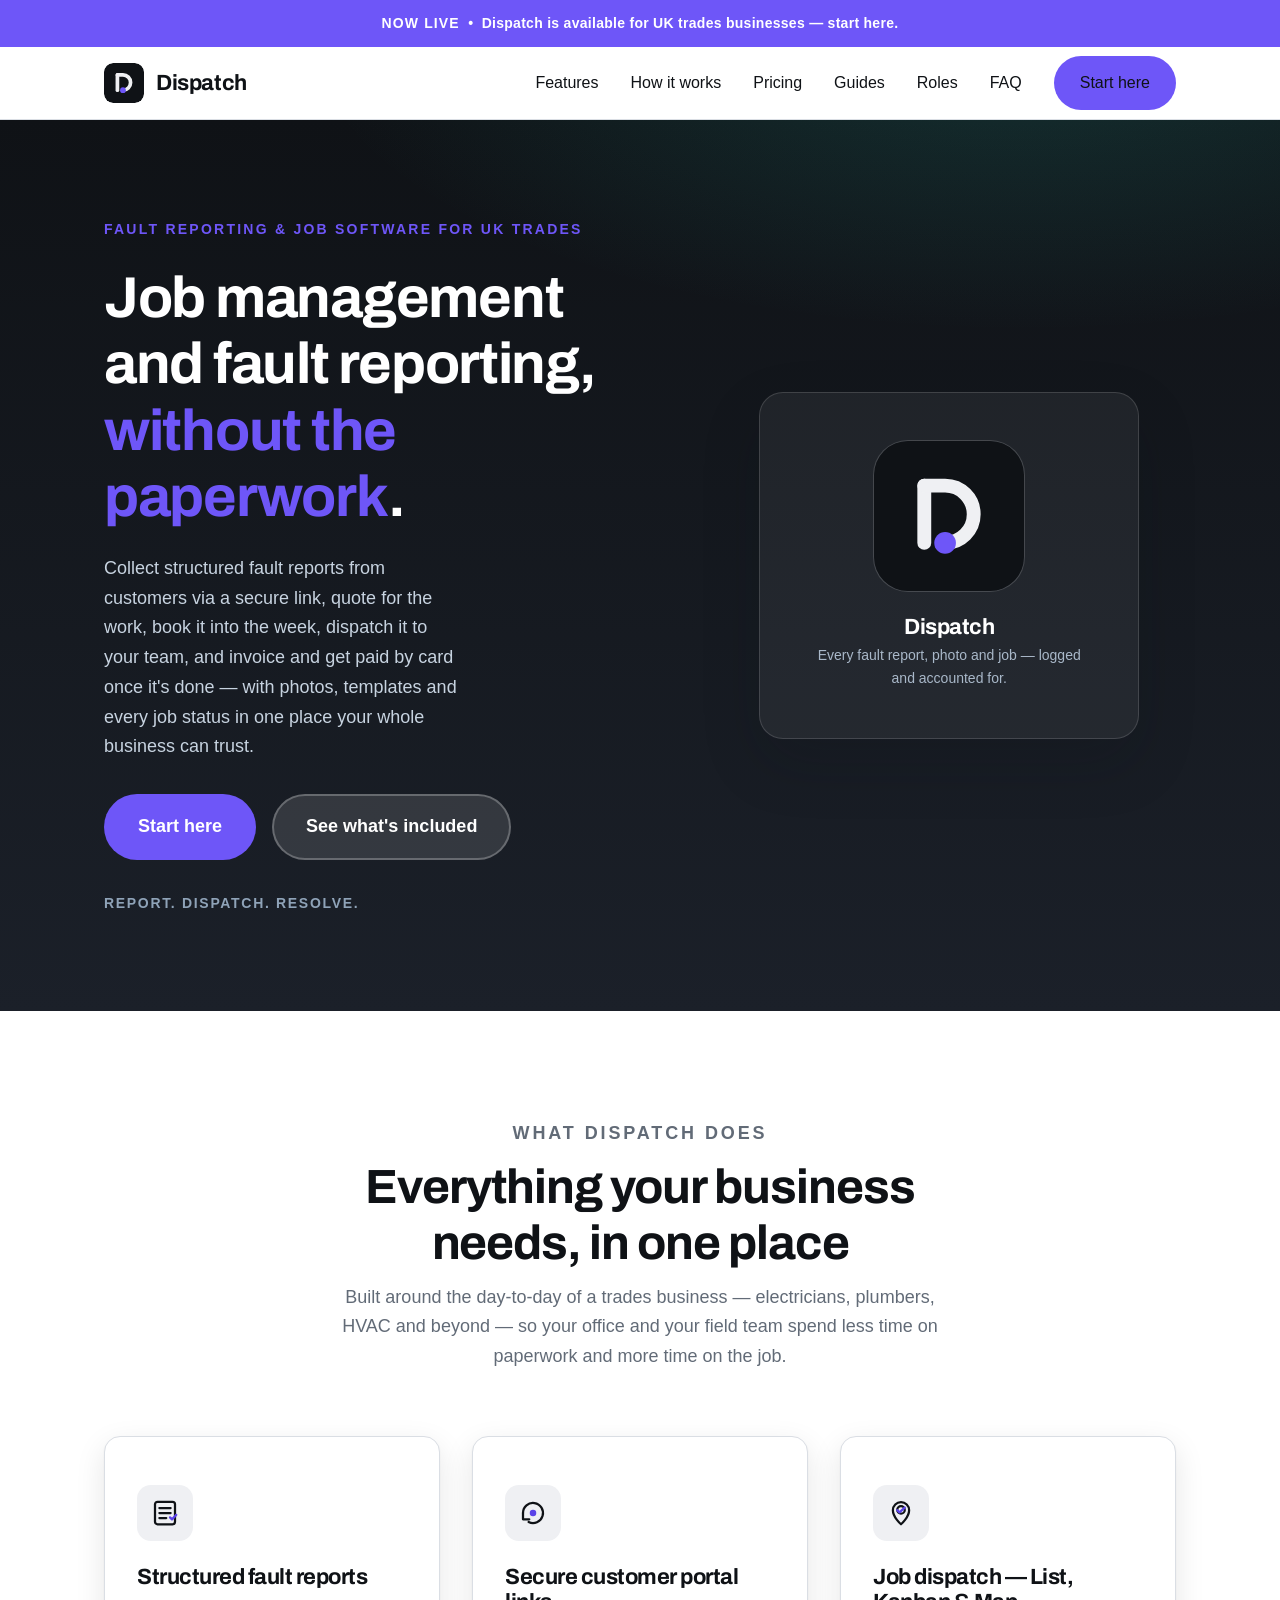
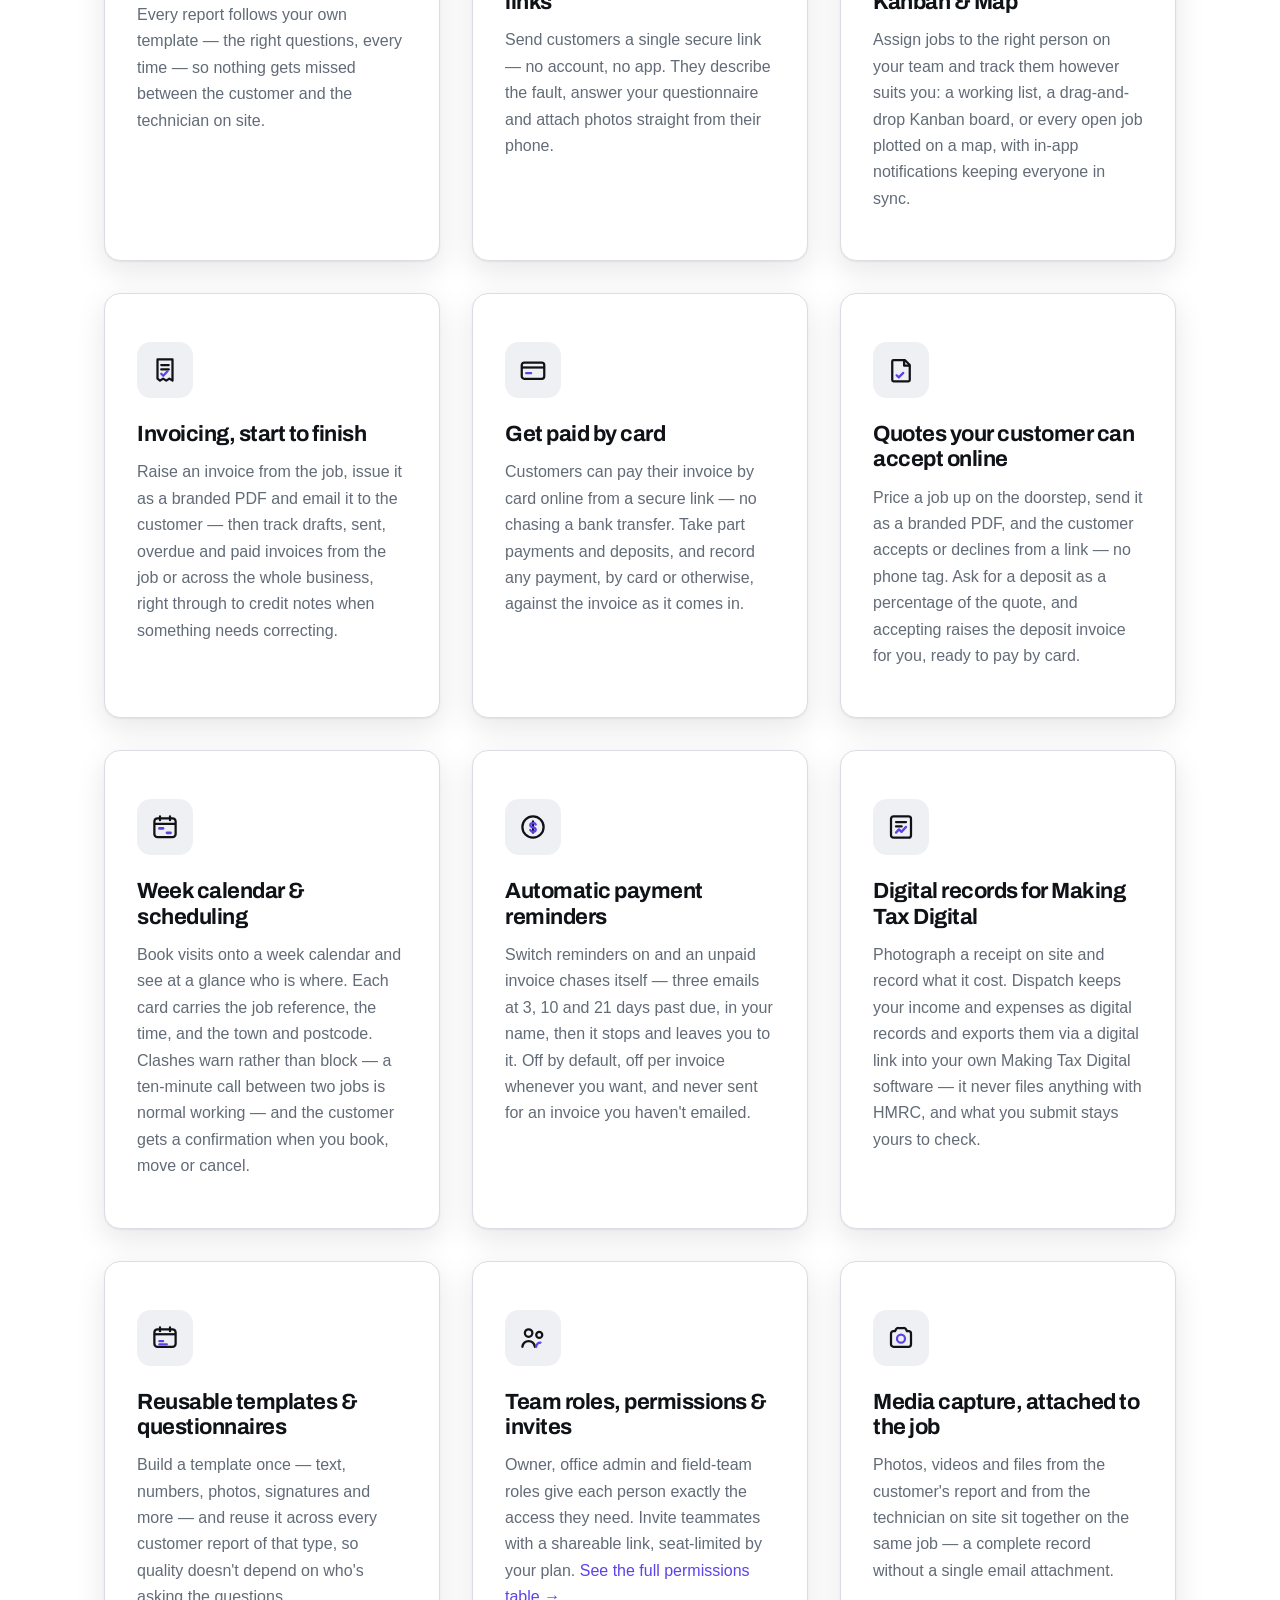
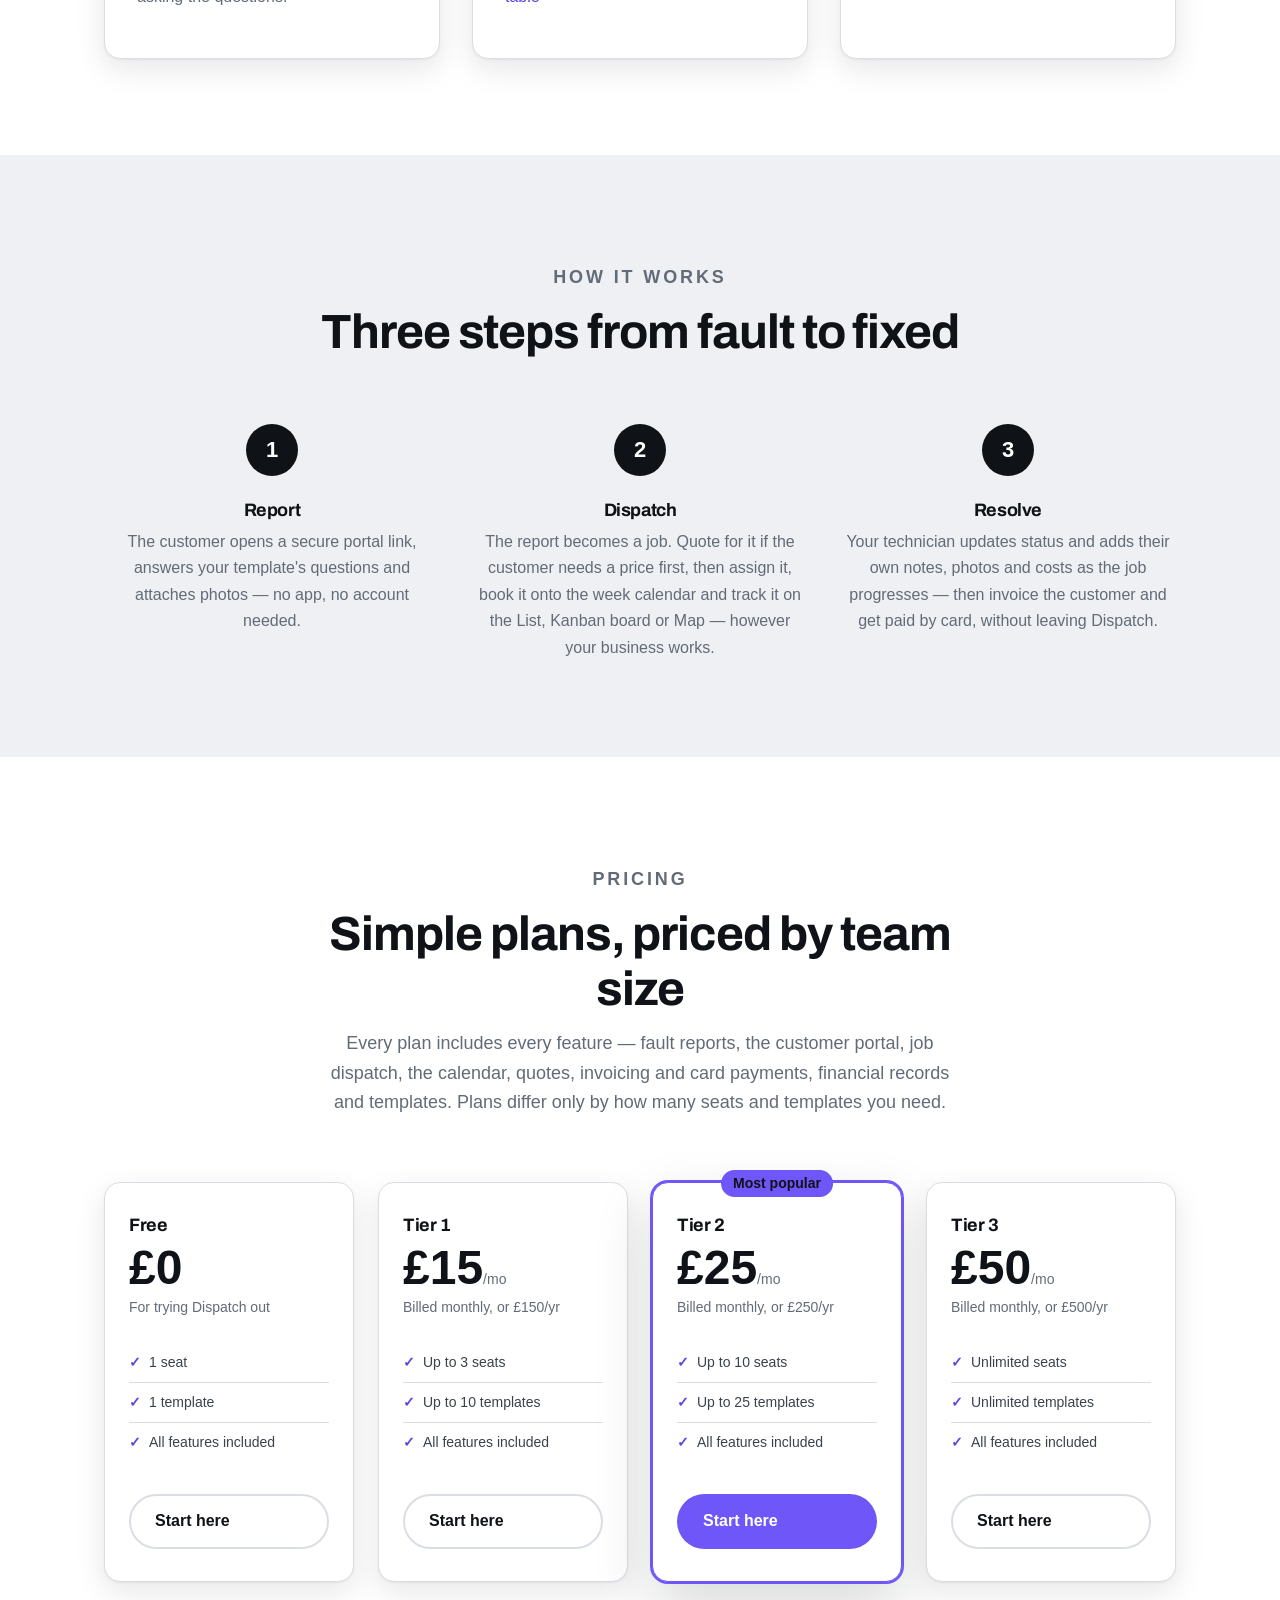
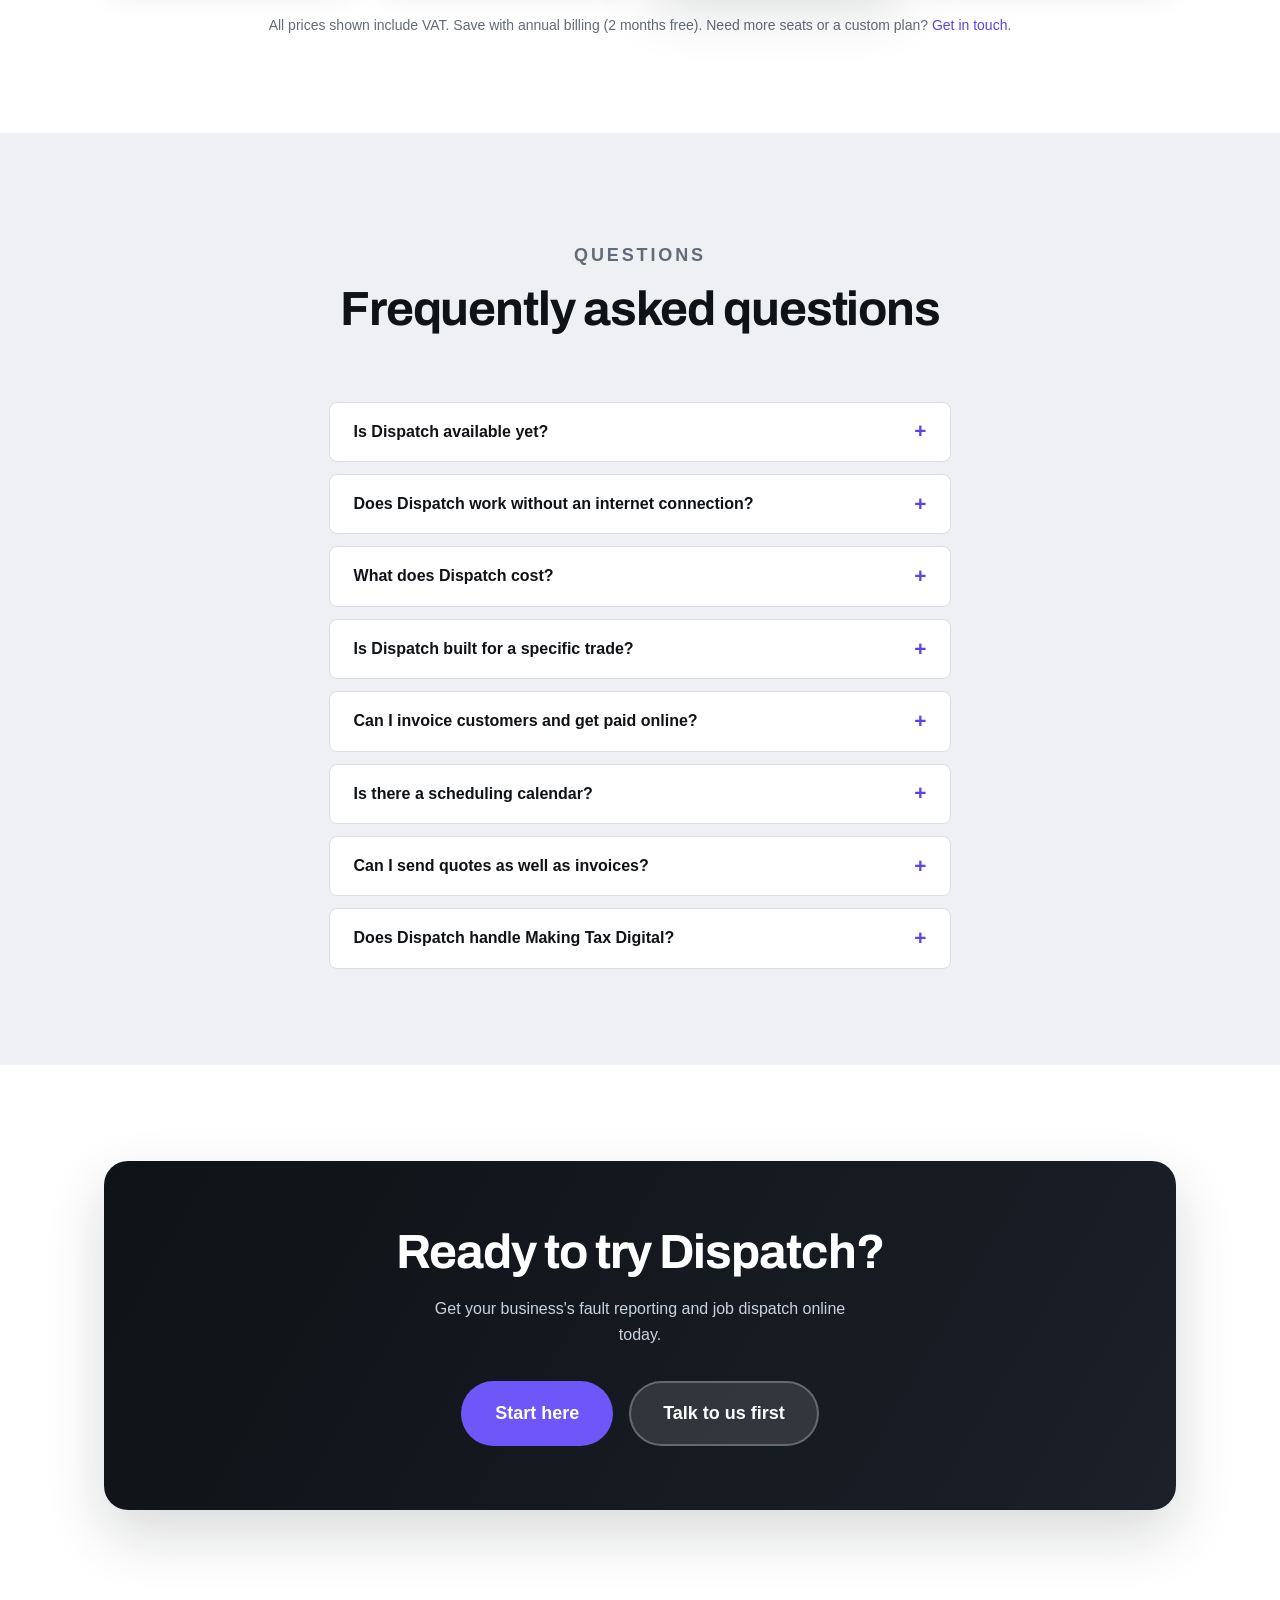
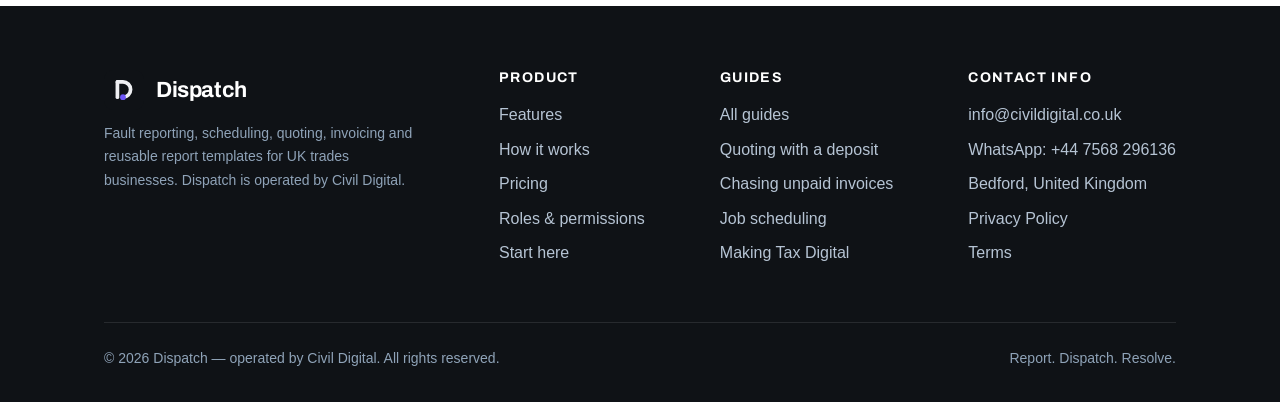
<file: index.html>
<!DOCTYPE html>
<html lang="en-GB">
<head>
  <meta charset="UTF-8">
  <meta name="viewport" content="width=device-width, initial-scale=1.0">
  <title>Job Management Software for Trades &amp; Field Service | Dispatch</title>
  <meta name="description" content="Job management software for UK trades — electricians, plumbers and field-service teams. Fault reports, scheduling, quotes and invoicing. Free plan available.">
  <link rel="canonical" href="https://dispatch.civildigital.co.uk/">
  <meta name="theme-color" content="#0F1216">

  <!-- Open Graph -->
  <meta property="og:type" content="website">
  <meta property="og:site_name" content="Dispatch">
  <meta property="og:locale" content="en_GB">
  <meta property="og:title" content="Dispatch — job management &amp; fault reporting software for trades">
  <meta property="og:description" content="Structured fault reports, secure customer portal links, job dispatch (List, Kanban &amp; Map), a week calendar, quotes with deposits, invoicing with card payments and reusable templates — built for UK trades businesses.">
  <meta property="og:url" content="https://dispatch.civildigital.co.uk/">
  <meta property="og:image" content="https://dispatch.civildigital.co.uk/images/og-default.png">
  <meta property="og:image:type" content="image/png">
  <meta property="og:image:width" content="1200">
  <meta property="og:image:height" content="630">
  <meta property="og:image:alt" content="Dispatch — fault reporting and job dispatch software for trades">
  <meta name="twitter:card" content="summary_large_image">
  <meta name="twitter:title" content="Dispatch — job management &amp; fault reporting software for trades">
  <meta name="twitter:description" content="Structured fault reports, secure customer portal links, job dispatch (List, Kanban &amp; Map), a week calendar, quotes with deposits, invoicing with card payments and reusable templates — built for UK trades businesses.">
  <meta name="twitter:image" content="https://dispatch.civildigital.co.uk/images/og-default.png">
  <meta name="twitter:image:alt" content="Dispatch — fault reporting and job dispatch software for trades">

  <link rel="icon" href="/favicon.ico" sizes="32x32">
  <link rel="icon" href="/assets/brand/dispatch-logo.svg?v=2" type="image/svg+xml">
  <link rel="icon" href="/images/favicon.png?v=2" type="image/png" sizes="32x32">
  <link rel="apple-touch-icon" href="/images/apple-touch-icon.png?v=2">
  <link rel="stylesheet" href="/assets/css/styles.css">
  <script type="application/ld+json">
  {
    "@context": "https://schema.org",
    "@type": "SoftwareApplication",
    "@id": "https://dispatch.civildigital.co.uk/#app",
    "name": "Dispatch",
    "url": "https://dispatch.civildigital.co.uk/",
    "applicationCategory": "BusinessApplication",
    "operatingSystem": "Web",
    "description": "Dispatch helps trades businesses — electricians, plumbers, HVAC and other field-service teams — collect structured customer fault reports, manage jobs (List, Kanban and Map), book visits on a week calendar, send quotes the customer accepts online with an optional deposit, raise and send invoices with online card payment and automatic reminders, keep digital income and expense records for export into Making Tax Digital software, build reusable report templates, and coordinate teams with role-based access and invites.",
    "slogan": "Report. Dispatch. Resolve.",
    "offers": {
      "@type": "AggregateOffer",
      "priceCurrency": "GBP",
      "lowPrice": "0",
      "highPrice": "50",
      "offerCount": 4,
      "offers": [
      { "@type": "Offer", "name": "Free", "price": "0", "priceCurrency": "GBP", "priceSpecification": { "@type": "UnitPriceSpecification", "price": "0", "priceCurrency": "GBP", "valueAddedTaxIncluded": true, "referenceQuantity": { "@type": "QuantitativeValue", "value": 1, "unitCode": "MON" } } },
      { "@type": "Offer", "name": "Tier 1", "price": "15", "priceCurrency": "GBP", "priceSpecification": { "@type": "UnitPriceSpecification", "price": "15", "priceCurrency": "GBP", "valueAddedTaxIncluded": true, "referenceQuantity": { "@type": "QuantitativeValue", "value": 1, "unitCode": "MON" } } },
      { "@type": "Offer", "name": "Tier 2", "price": "25", "priceCurrency": "GBP", "priceSpecification": { "@type": "UnitPriceSpecification", "price": "25", "priceCurrency": "GBP", "valueAddedTaxIncluded": true, "referenceQuantity": { "@type": "QuantitativeValue", "value": 1, "unitCode": "MON" } } },
      { "@type": "Offer", "name": "Tier 3", "price": "50", "priceCurrency": "GBP", "priceSpecification": { "@type": "UnitPriceSpecification", "price": "50", "priceCurrency": "GBP", "valueAddedTaxIncluded": true, "referenceQuantity": { "@type": "QuantitativeValue", "value": 1, "unitCode": "MON" } } }
      ]
    },
    "publisher": { "@id": "https://dispatch.civildigital.co.uk/#organization" }
  }
  </script>
  <script type="application/ld+json">
  {
    "@context": "https://schema.org",
    "@type": "WebSite",
    "@id": "https://dispatch.civildigital.co.uk/#website",
    "name": "Dispatch",
    "url": "https://dispatch.civildigital.co.uk/",
    "inLanguage": "en-GB",
    "publisher": { "@id": "https://dispatch.civildigital.co.uk/#organization" }
  }
  </script>
  <script type="application/ld+json">
  {
    "@context": "https://schema.org",
    "@type": "Organization",
    "@id": "https://dispatch.civildigital.co.uk/#organization",
    "name": "Civil Digital",
    "url": "https://civildigital.co.uk/",
    "logo": "https://dispatch.civildigital.co.uk/assets/brand/dispatch-logo.png",
    "email": "info@civildigital.co.uk",
    "telephone": "+44 7568 296136",
    "address": { "@type": "PostalAddress", "addressLocality": "Bedford", "addressCountry": "GB" },
    "sameAs": ["https://civildigital.co.uk/"]
  }
  </script>
  <script type="application/ld+json">
  {
    "@context": "https://schema.org",
    "@type": "FAQPage",
    "mainEntity": [
      {
        "@type": "Question",
        "name": "Is Dispatch available yet?",
        "acceptedAnswer": { "@type": "Answer", "text": "Yes — Dispatch is live. Start here and your business can be raising and dispatching fault reports today." }
      },
      {
        "@type": "Question",
        "name": "Does Dispatch work without an internet connection?",
        "acceptedAnswer": { "@type": "Answer", "text": "Dispatch is an online, browser-based application by design — there's no offline mode. Your team and customers need an internet connection to submit fault reports, view jobs or use the map, which keeps every report, photo and job update in sync across your business in real time." }
      },
      {
        "@type": "Question",
        "name": "What does Dispatch cost?",
        "acceptedAnswer": { "@type": "Answer", "text": "Dispatch has a free tier plus three paid tiers priced by number of seats and templates — see current plans and pricing on this page, or get in touch and we'll talk you through it." }
      },
      {
        "@type": "Question",
        "name": "Is Dispatch built for a specific trade?",
        "acceptedAnswer": { "@type": "Answer", "text": "No — Dispatch works for any field-service trade: electricians, plumbers, HVAC engineers and more. It's built around structured fault reports, job dispatch and reusable templates that adapt to how your business works, and it's operated by Civil Digital." }
      },
      {
        "@type": "Question",
        "name": "Can I invoice customers and get paid online?",
        "acceptedAnswer": { "@type": "Answer", "text": "Yes. Raise an invoice from the job, send it as a branded PDF by email, and your customer can pay by card securely online, right from the invoice. Part payments and deposits are supported, and you can switch on automatic reminders for anything that goes past due. See our Terms for details on payment processing." }
      },
      {
        "@type": "Question",
        "name": "Is there a scheduling calendar?",
        "acceptedAnswer": { "@type": "Answer", "text": "Yes. Book visits onto a week calendar, see who is booked in where, and let the customer know automatically when a visit is booked, moved or cancelled. It sits alongside the List, Kanban and Map views. Dispatch's calendar does not sync with Google Calendar, Outlook or iCal." }
      },
      {
        "@type": "Question",
        "name": "Can I send quotes as well as invoices?",
        "acceptedAnswer": { "@type": "Answer", "text": "Yes. Price a job up, send the quote as a branded PDF, and the customer accepts or declines it from a link — you see the answer in Dispatch. You can ask for a deposit as a percentage of the quote; when the customer accepts, Dispatch raises the deposit invoice so they can pay it by card straight away, and drafts the final invoice ready for when the work is done." }
      },
      {
        "@type": "Question",
        "name": "Does Dispatch handle Making Tax Digital?",
        "acceptedAnswer": { "@type": "Answer", "text": "Dispatch keeps your income and expenses as digital records — your technicians can photograph a receipt on site — and exports them via a digital link into your own Making Tax Digital software. Dispatch does not file anything with HMRC and is not a substitute for your accountant or your filing software; what gets submitted stays your responsibility." }
      }
    ]
  }
  </script>
</head>
<body>
  <a class="skip-link" href="#main">Skip to main content</a>

  <!-- Now-live banner -->
  <div class="banner">
    <strong>Now live</strong> &nbsp;&bull;&nbsp; Dispatch is available for UK trades businesses — start here.
  </div>

  <header class="site-header">
    <div class="container nav">
      <a class="brand" href="/" aria-label="Dispatch home">
        <img class="brand__mark" src="/assets/brand/dispatch-logo.svg" alt="" aria-hidden="true" width="40" height="40">
        <span class="brand__text">Dispatch</span>
      </a>
      <button class="nav__toggle" aria-expanded="false" aria-controls="primary-nav">
        <svg width="22" height="22" viewBox="0 0 24 24" fill="none" stroke="currentColor" stroke-width="2" aria-hidden="true"><line x1="3" y1="6" x2="21" y2="6"/><line x1="3" y1="12" x2="21" y2="12"/><line x1="3" y1="18" x2="21" y2="18"/></svg>
        <span class="visually-hidden">Menu</span>
      </button>
      <ul class="nav__links" id="primary-nav">
        <li><a href="#features">Features</a></li>
        <li><a href="#how">How it works</a></li>
        <li><a href="#pricing">Pricing</a></li>
        <li><a href="/guides/">Guides</a></li>
        <li><a href="/roles/">Roles</a></li>
        <li><a href="#faq">FAQ</a></li>
        <li class="nav__cta"><a class="btn btn--primary" href="https://app.dispatch.civildigital.co.uk">Start here</a></li>
      </ul>
    </div>
  </header>

  <main id="main">

    <!-- Hero -->
    <section class="hero">
      <div class="container">
        <div class="hero__copy">
          <span class="eyebrow">Fault reporting &amp; job software for UK trades</span>
          <h1>Job management and fault reporting, <span class="accent">without the paperwork</span>.</h1>
          <p class="hero__lead">Collect structured fault reports from customers via a secure link, quote for the work, book it into the week, dispatch it to your team, and invoice and get paid by card once it's done — with photos, templates and every job status in one place your whole business can trust.</p>
          <div class="hero__actions">
            <a class="btn btn--primary btn--lg" href="https://app.dispatch.civildigital.co.uk">Start here</a>
            <a class="btn btn--ghost btn--lg" href="#features">See what's included</a>
          </div>
          <p class="hero__tagline">Report. Dispatch. Resolve.</p>
        </div>
        <div class="hero__art">
          <div class="hero-card">
            <div class="hero-card__mark">
              <img src="/assets/brand/dispatch-logo.svg" alt="Dispatch logo" width="150" height="150">
            </div>
            <h3>Dispatch</h3>
            <p>Every fault report, photo and job — logged and accounted for.</p>
          </div>
        </div>
      </div>
    </section>

    <!-- Features -->
    <section class="section" id="features" aria-labelledby="features-h">
      <div class="container">
        <div class="section-head">
          <p class="eyebrow">What Dispatch does</p>
          <h2 id="features-h">Everything your business needs, in one place</h2>
          <p>Built around the day-to-day of a trades business — electricians, plumbers, HVAC and beyond — so your office and your field team spend less time on paperwork and more time on the job.</p>
        </div>
        <div class="features">

          <article class="card">
            <span class="card__icon" aria-hidden="true">
              <svg viewBox="0 0 24 24" fill="none" xmlns="http://www.w3.org/2000/svg">
                <rect x="4" y="3" width="16" height="18" rx="2" stroke="#0F1216" stroke-width="1.8"/>
                <path d="M7.5 8h9M7.5 12h9M7.5 16h5.5" stroke="#0F1216" stroke-width="1.8" stroke-linecap="round"/>
                <path d="M16 15.5l1.6 1.6L21 13.5" stroke="#5B43E8" stroke-width="1.8" stroke-linecap="round" stroke-linejoin="round"/>
              </svg>
            </span>
            <h3>Structured fault reports</h3>
            <p>Every report follows your own template — the right questions, every time — so nothing gets missed between the customer and the technician on site.</p>
          </article>

          <article class="card">
            <span class="card__icon" aria-hidden="true">
              <svg viewBox="0 0 24 24" fill="none" xmlns="http://www.w3.org/2000/svg">
                <path d="M4 12a8 8 0 1 1 4.5 7.2" stroke="#0F1216" stroke-width="1.8" stroke-linecap="round"/>
                <path d="M4 12v5h5" stroke="#0F1216" stroke-width="1.8" stroke-linecap="round" stroke-linejoin="round"/>
                <circle cx="12" cy="12" r="2.6" fill="#5B43E8"/>
              </svg>
            </span>
            <h3>Secure customer portal links</h3>
            <p>Send customers a single secure link — no account, no app. They describe the fault, answer your questionnaire and attach photos straight from their phone.</p>
          </article>

          <article class="card">
            <span class="card__icon" aria-hidden="true">
              <svg viewBox="0 0 24 24" fill="none" xmlns="http://www.w3.org/2000/svg">
                <circle cx="12" cy="9.5" r="3" stroke="#0F1216" stroke-width="1.8"/>
                <path d="M12 21s6.5-5.6 6.5-11.2a6.5 6.5 0 1 0-13 0C5.5 15.4 12 21 12 21z" stroke="#0F1216" stroke-width="1.8" stroke-linejoin="round"/>
                <path d="M9 9.7l1.8 1.8L15 7.7" stroke="#5B43E8" stroke-width="1.8" stroke-linecap="round" stroke-linejoin="round"/>
              </svg>
            </span>
            <h3>Job dispatch — List, Kanban &amp; Map</h3>
            <p>Assign jobs to the right person on your team and track them however suits you: a working list, a drag-and-drop Kanban board, or every open job plotted on a map, with in-app notifications keeping everyone in sync.</p>
          </article>

          <article class="card">
            <span class="card__icon" aria-hidden="true">
              <svg viewBox="0 0 24 24" fill="none" xmlns="http://www.w3.org/2000/svg">
                <path d="M6 3.5h12v17l-2.5-1.6L13 20.5l-2.5-1.6L8 20.5l-2-1.6V3.5Z" stroke="#0F1216" stroke-width="1.8" stroke-linejoin="round"/>
                <path d="M9 8h6M9 11.5h6" stroke="#0F1216" stroke-width="1.8" stroke-linecap="round"/>
                <path d="M9 15l1.6 1.6L14 13" stroke="#5B43E8" stroke-width="1.8" stroke-linecap="round" stroke-linejoin="round"/>
              </svg>
            </span>
            <h3>Invoicing, start to finish</h3>
            <p>Raise an invoice from the job, issue it as a branded PDF and email it to the customer — then track drafts, sent, overdue and paid invoices from the job or across the whole business, right through to credit notes when something needs correcting.</p>
          </article>

          <article class="card">
            <span class="card__icon" aria-hidden="true">
              <svg viewBox="0 0 24 24" fill="none" xmlns="http://www.w3.org/2000/svg">
                <rect x="3" y="6" width="18" height="13" rx="2" stroke="#0F1216" stroke-width="1.8"/>
                <path d="M3 10h18" stroke="#0F1216" stroke-width="1.8"/>
                <path d="M6.5 14.5h4" stroke="#5B43E8" stroke-width="1.8" stroke-linecap="round"/>
              </svg>
            </span>
            <h3>Get paid by card</h3>
            <p>Customers can pay their invoice by card online from a secure link — no chasing a bank transfer. Take part payments and deposits, and record any payment, by card or otherwise, against the invoice as it comes in.</p>
          </article>

          <article class="card">
            <span class="card__icon" aria-hidden="true">
              <svg viewBox="0 0 24 24" fill="none" xmlns="http://www.w3.org/2000/svg">
                <path d="M6 4h9l4 4v12a1 1 0 0 1-1 1H6a1 1 0 0 1-1-1V5a1 1 0 0 1 1-1z" stroke="#0F1216" stroke-width="1.8" stroke-linejoin="round"/>
                <path d="M14.5 4v4.5H19" stroke="#0F1216" stroke-width="1.8" stroke-linejoin="round"/>
                <path d="M8.5 16.2l1.7 1.7 3.6-3.6" stroke="#5B43E8" stroke-width="1.8" stroke-linecap="round" stroke-linejoin="round"/>
              </svg>
            </span>
            <h3>Quotes your customer can accept online</h3>
            <p>Price a job up on the doorstep, send it as a branded PDF, and the customer accepts or declines from a link — no phone tag. Ask for a deposit as a percentage of the quote, and accepting raises the deposit invoice for you, ready to pay by card.</p>
          </article>

          <article class="card">
            <span class="card__icon" aria-hidden="true">
              <svg viewBox="0 0 24 24" fill="none" xmlns="http://www.w3.org/2000/svg">
                <rect x="3.5" y="5" width="17" height="15" rx="2.5" stroke="#0F1216" stroke-width="1.8"/>
                <path d="M3.5 9.5h17" stroke="#0F1216" stroke-width="1.8"/>
                <path d="M8 3.5v3M16 3.5v3" stroke="#0F1216" stroke-width="1.8" stroke-linecap="round"/>
                <rect x="6.5" y="12" width="5" height="2.2" rx="1.1" fill="#5B43E8"/>
                <rect x="12.5" y="15.5" width="5" height="2.2" rx="1.1" fill="#5B43E8"/>
              </svg>
            </span>
            <h3>Week calendar &amp; scheduling</h3>
            <p>Book visits onto a week calendar and see at a glance who is where. Each card carries the job reference, the time, and the town and postcode. Clashes warn rather than block — a ten-minute call between two jobs is normal working — and the customer gets a confirmation when you book, move or cancel.</p>
          </article>

          <article class="card">
            <span class="card__icon" aria-hidden="true">
              <svg viewBox="0 0 24 24" fill="none" xmlns="http://www.w3.org/2000/svg">
                <circle cx="12" cy="12" r="8.5" stroke="#0F1216" stroke-width="1.8"/>
                <path d="M12 7.5v9" stroke="#0F1216" stroke-width="1.8" stroke-linecap="round"/>
                <path d="M14.2 10a2.4 2.4 0 0 0-2.2-1.2c-1.3 0-2.2.7-2.2 1.7 0 2.3 4.4 1.2 4.4 3.5 0 1-.9 1.8-2.2 1.8A2.5 2.5 0 0 1 9.8 14.4" stroke="#5B43E8" stroke-width="1.8" stroke-linecap="round" stroke-linejoin="round"/>
              </svg>
            </span>
            <h3>Automatic payment reminders</h3>
            <p>Switch reminders on and an unpaid invoice chases itself — three emails at 3, 10 and 21 days past due, in your name, then it stops and leaves you to it. Off by default, off per invoice whenever you want, and never sent for an invoice you haven't emailed.</p>
          </article>

          <article class="card">
            <span class="card__icon" aria-hidden="true">
              <svg viewBox="0 0 24 24" fill="none" xmlns="http://www.w3.org/2000/svg">
                <rect x="4" y="3.5" width="16" height="17" rx="2" stroke="#0F1216" stroke-width="1.8"/>
                <path d="M8 8h8" stroke="#0F1216" stroke-width="1.8" stroke-linecap="round"/>
                <path d="M8 11.5h4.5" stroke="#0F1216" stroke-width="1.8" stroke-linecap="round"/>
                <path d="M8 16.5l2.4-2.6 2 2 3.6-4" stroke="#5B43E8" stroke-width="1.8" stroke-linecap="round" stroke-linejoin="round"/>
              </svg>
            </span>
            <h3>Digital records for Making Tax Digital</h3>
            <p>Photograph a receipt on site and record what it cost. Dispatch keeps your income and expenses as digital records and exports them via a digital link into your own Making Tax Digital software — it never files anything with HMRC, and what you submit stays yours to check.</p>
          </article>

          <article class="card">
            <span class="card__icon" aria-hidden="true">
              <svg viewBox="0 0 24 24" fill="none" xmlns="http://www.w3.org/2000/svg">
                <rect x="3.5" y="5" width="17" height="14" rx="2.5" stroke="#0F1216" stroke-width="1.8"/>
                <path d="M3.5 9h17" stroke="#0F1216" stroke-width="1.8"/>
                <path d="M8 3.5v3M16 3.5v3" stroke="#0F1216" stroke-width="1.8" stroke-linecap="round"/>
                <path d="M7.5 14.5h3M7.5 17h6" stroke="#5B43E8" stroke-width="1.8" stroke-linecap="round"/>
              </svg>
            </span>
            <h3>Reusable templates &amp; questionnaires</h3>
            <p>Build a template once — text, numbers, photos, signatures and more — and reuse it across every customer report of that type, so quality doesn't depend on who's asking the questions.</p>
          </article>

          <article class="card">
            <span class="card__icon" aria-hidden="true">
              <svg viewBox="0 0 24 24" fill="none" xmlns="http://www.w3.org/2000/svg">
                <circle cx="8.5" cy="8" r="3" stroke="#0F1216" stroke-width="1.8"/>
                <circle cx="17" cy="9.5" r="2.4" stroke="#0F1216" stroke-width="1.8"/>
                <path d="M3.5 19c.5-3 2.7-4.5 5-4.5s4.5 1.5 5 4.5" stroke="#0F1216" stroke-width="1.8" stroke-linecap="round"/>
                <path d="M14.5 19c.4-2.2 1.9-3.4 3.5-3.4" stroke="#5B43E8" stroke-width="1.8" stroke-linecap="round"/>
              </svg>
            </span>
            <h3>Team roles, permissions &amp; invites</h3>
            <p>Owner, office admin and field-team roles give each person exactly the access they need. Invite teammates with a shareable link, seat-limited by your plan. <a href="/roles/">See the full permissions table →</a></p>
          </article>

          <article class="card">
            <span class="card__icon" aria-hidden="true">
              <svg viewBox="0 0 24 24" fill="none" xmlns="http://www.w3.org/2000/svg">
                <path d="M4 8.5A2 2 0 0 1 6 6.5h1.2l.9-1.6A2 2 0 0 1 9.85 4h4.3a2 2 0 0 1 1.75.9l.9 1.6H18a2 2 0 0 1 2 2V17a2 2 0 0 1-2 2H6a2 2 0 0 1-2-2V8.5z" stroke="#0F1216" stroke-width="1.8" stroke-linejoin="round"/>
                <circle cx="12" cy="12.5" r="3.2" stroke="#5B43E8" stroke-width="1.8"/>
              </svg>
            </span>
            <h3>Media capture, attached to the job</h3>
            <p>Photos, videos and files from the customer's report and from the technician on site sit together on the same job — a complete record without a single email attachment.</p>
          </article>

        </div>
      </div>
    </section>

    <!-- How it works -->
    <section class="section section--tint" id="how" aria-labelledby="how-h">
      <div class="container">
        <div class="section-head">
          <p class="eyebrow">How it works</p>
          <h2 id="how-h">Three steps from fault to fixed</h2>
        </div>
        <div class="steps">
          <div class="step">
            <span class="step__num" aria-hidden="true">1</span>
            <h3>Report</h3>
            <p>The customer opens a secure portal link, answers your template's questions and attaches photos — no app, no account needed.</p>
          </div>
          <div class="step">
            <span class="step__num" aria-hidden="true">2</span>
            <h3>Dispatch</h3>
            <p>The report becomes a job. Quote for it if the customer needs a price first, then assign it, book it onto the week calendar and track it on the List, Kanban board or Map — however your business works.</p>
          </div>
          <div class="step">
            <span class="step__num" aria-hidden="true">3</span>
            <h3>Resolve</h3>
            <p>Your technician updates status and adds their own notes, photos and costs as the job progresses — then invoice the customer and get paid by card, without leaving Dispatch.</p>
          </div>
        </div>
      </div>
    </section>

    <!-- Pricing -->
    <section class="section" id="pricing" aria-labelledby="pricing-h">
      <div class="container">
        <div class="section-head">
          <p class="eyebrow">Pricing</p>
          <h2 id="pricing-h">Simple plans, priced by team size</h2>
          <p>Every plan includes every feature — fault reports, the customer portal, job dispatch, the calendar, quotes, invoicing and card payments, financial records and templates. Plans differ only by how many seats and templates you need.</p>
        </div>
        <div class="pricing-grid">

          <div class="price-card">
            <h3>Free</h3>
            <p class="price-card__amount">£0</p>
            <p class="price-card__note">For trying Dispatch out</p>
            <ul class="price-card__features">
              <li>1 seat</li>
              <li>1 template</li>
              <li>All features included</li>
            </ul>
            <a class="btn btn--secondary" href="https://app.dispatch.civildigital.co.uk">Start here</a>
          </div>

          <div class="price-card">
            <h3>Tier 1</h3>
            <p class="price-card__amount">£15<small>/mo</small></p>
            <p class="price-card__note">Billed monthly, or £150/yr</p>
            <ul class="price-card__features">
              <li>Up to 3 seats</li>
              <li>Up to 10 templates</li>
              <li>All features included</li>
            </ul>
            <a class="btn btn--secondary" href="https://app.dispatch.civildigital.co.uk">Start here</a>
          </div>

          <div class="price-card price-card--featured">
            <span class="price-card__badge">Most popular</span>
            <h3>Tier 2</h3>
            <p class="price-card__amount">£25<small>/mo</small></p>
            <p class="price-card__note">Billed monthly, or £250/yr</p>
            <ul class="price-card__features">
              <li>Up to 10 seats</li>
              <li>Up to 25 templates</li>
              <li>All features included</li>
            </ul>
            <a class="btn btn--primary" href="https://app.dispatch.civildigital.co.uk">Start here</a>
          </div>

          <div class="price-card">
            <h3>Tier 3</h3>
            <p class="price-card__amount">£50<small>/mo</small></p>
            <p class="price-card__note">Billed monthly, or £500/yr</p>
            <ul class="price-card__features">
              <li>Unlimited seats</li>
              <li>Unlimited templates</li>
              <li>All features included</li>
            </ul>
            <a class="btn btn--secondary" href="https://app.dispatch.civildigital.co.uk">Start here</a>
          </div>

        </div>
        <p class="pricing-note">All prices shown include VAT. Save with annual billing (2 months free). Need more seats or a custom plan? <a href="mailto:info@civildigital.co.uk">Get in touch</a>.</p>
      </div>
    </section>

    <!-- FAQ -->
    <section class="section section--tint" id="faq" aria-labelledby="faq-h">
      <div class="container">
        <div class="section-head">
          <p class="eyebrow">Questions</p>
          <h2 id="faq-h">Frequently asked questions</h2>
        </div>
        <div class="faq">
          <details>
            <summary>Is Dispatch available yet?</summary>
            <p>Yes — Dispatch is live. Start here and your business can be raising and dispatching fault reports today.</p>
          </details>
          <details>
            <summary>Does Dispatch work without an internet connection?</summary>
            <p>Dispatch is an online, browser-based application by design — there's no offline mode. Your team and customers need an internet connection to submit fault reports, view jobs or use the map, which keeps every report, photo and job update in sync across your business in real time.</p>
          </details>
          <details>
            <summary>What does Dispatch cost?</summary>
            <p>Dispatch has a free tier plus three paid tiers priced by number of seats and templates — see <a href="#pricing">current plans and pricing</a> above, or <a href="mailto:info@civildigital.co.uk">get in touch</a> and we'll talk you through it.</p>
          </details>
          <details>
            <summary>Is Dispatch built for a specific trade?</summary>
            <p>No — Dispatch works for any field-service trade: electricians, plumbers, HVAC engineers and more. It's built around structured fault reports, job dispatch and reusable templates that adapt to how your business works, and it's operated by Civil Digital.</p>
          </details>
          <details>
            <summary>Can I invoice customers and get paid online?</summary>
            <p>Yes. Raise an invoice from the job, send it as a branded PDF by email, and your customer can pay by card securely online, right from the invoice. Part payments and deposits are supported, and you can switch on automatic reminders for anything that goes past due. See our <a href="/terms/">Terms</a> for details on payment processing.</p>
          </details>
          <details>
            <summary>Is there a scheduling calendar?</summary>
            <p>Yes. Book visits onto a week calendar, see who is booked in where, and let the customer know automatically when a visit is booked, moved or cancelled. It sits alongside the List, Kanban and Map views. Dispatch's calendar does not sync with Google Calendar, Outlook or iCal.</p>
          </details>
          <details>
            <summary>Can I send quotes as well as invoices?</summary>
            <p>Yes. Price a job up, send the quote as a branded PDF, and the customer accepts or declines it from a link — you see the answer in Dispatch. You can ask for a deposit as a percentage of the quote; when the customer accepts, Dispatch raises the deposit invoice so they can pay it by card straight away, and drafts the final invoice ready for when the work is done.</p>
          </details>
          <details>
            <summary>Does Dispatch handle Making Tax Digital?</summary>
            <p>Dispatch keeps your income and expenses as digital records — your technicians can photograph a receipt on site — and exports them via a digital link into your own Making Tax Digital software. Dispatch does not file anything with HMRC and is not a substitute for your accountant or your filing software; what gets submitted stays your responsibility.</p>
          </details>
        </div>
      </div>
    </section>

    <!-- CTA / start trial -->
    <section class="section" id="trial" aria-labelledby="trial-h">
      <div class="container">
        <div class="cta">
          <h2 id="trial-h">Ready to try Dispatch?</h2>
          <p>Get your business's fault reporting and job dispatch online today.</p>
          <div class="cta__actions">
            <a class="btn btn--primary btn--lg" href="https://app.dispatch.civildigital.co.uk">Start here</a>
            <a class="btn btn--ghost btn--lg" href="mailto:info@civildigital.co.uk">Talk to us first</a>
          </div>
        </div>
      </div>
    </section>

  </main>

  <footer class="site-footer">
    <div class="container">
      <div class="footer-grid">
        <div class="footer-brand">
          <a class="brand" href="/">
            <img class="brand__mark" src="/assets/brand/dispatch-logo.svg" alt="" aria-hidden="true" width="36" height="36">
            <span class="brand__text">Dispatch</span>
          </a>
          <p>Fault reporting, scheduling, quoting, invoicing and reusable report templates for UK trades businesses. Dispatch is operated by Civil Digital.</p>
        </div>
        <nav aria-label="Product">
          <h2>Product</h2>
          <ul class="footer-links">
            <li><a href="#features">Features</a></li>
            <li><a href="#how">How it works</a></li>
            <li><a href="#pricing">Pricing</a></li>
            <li><a href="/roles/">Roles &amp; permissions</a></li>
            <li><a href="https://app.dispatch.civildigital.co.uk">Start here</a></li>
          </ul>
        </nav>
        <nav aria-label="Guides">
          <h2>Guides</h2>
          <ul class="footer-links">
            <li><a href="/guides/">All guides</a></li>
            <li><a href="/guides/quoting-with-a-deposit/">Quoting with a deposit</a></li>
            <li><a href="/guides/chasing-unpaid-invoices/">Chasing unpaid invoices</a></li>
            <li><a href="/guides/job-scheduling-small-team/">Job scheduling</a></li>
            <li><a href="/guides/making-tax-digital-sole-trader/">Making Tax Digital</a></li>
          </ul>
        </nav>
        <div>
          <h2>Contact Info</h2>
          <ul class="footer-links">
            <li><a href="mailto:info@civildigital.co.uk">info@civildigital.co.uk</a></li>
            <li><a href="https://wa.me/447568296136">WhatsApp: +44 7568 296136</a></li>
            <li>Bedford, United Kingdom</li>
            <li><a href="/privacy/">Privacy Policy</a></li>
            <li><a href="/terms/">Terms</a></li>
          </ul>
        </div>
      </div>
      <div class="footer-bottom">
        <p>&copy; <span id="year">2026</span> Dispatch — operated by Civil Digital. All rights reserved.</p>
        <p>Report. Dispatch. Resolve.</p>
      </div>
    </div>
  </footer>

  <script src="/assets/js/main.js" defer></script>
</body>
</html>
</file>
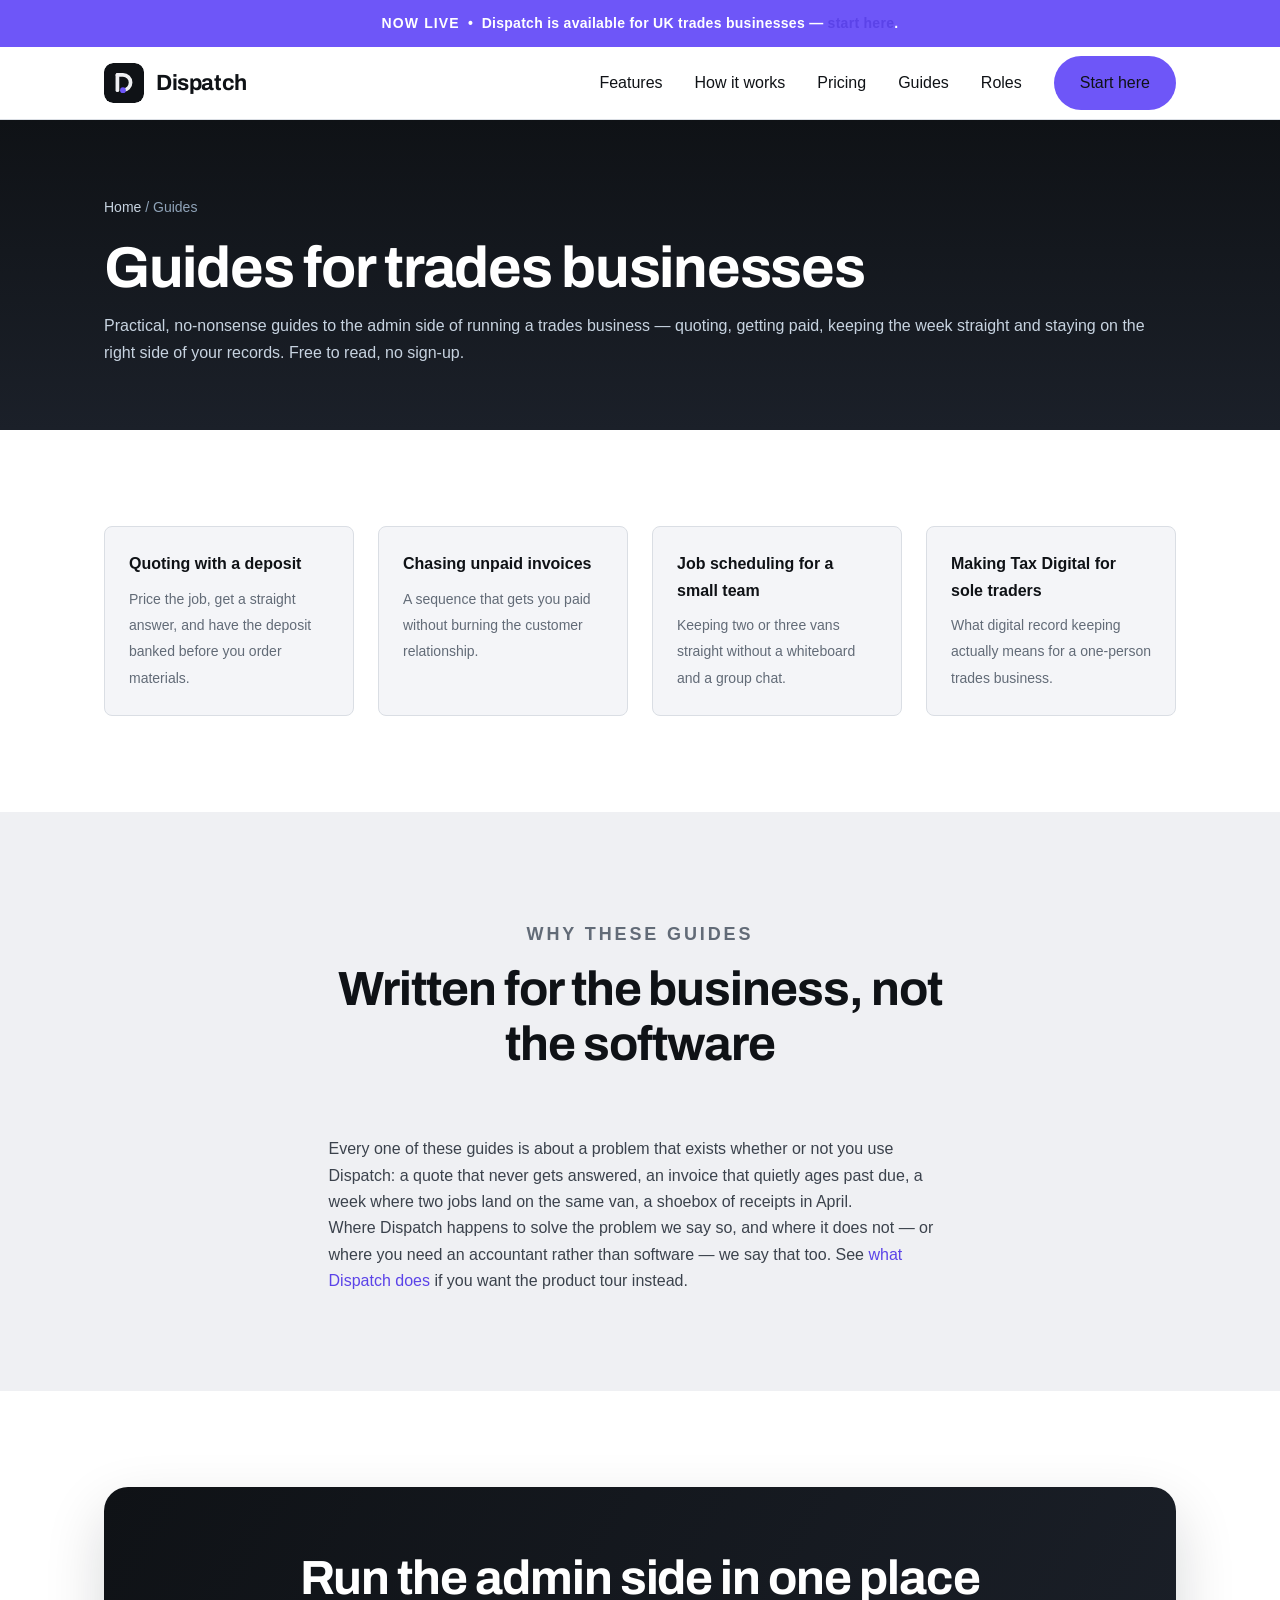
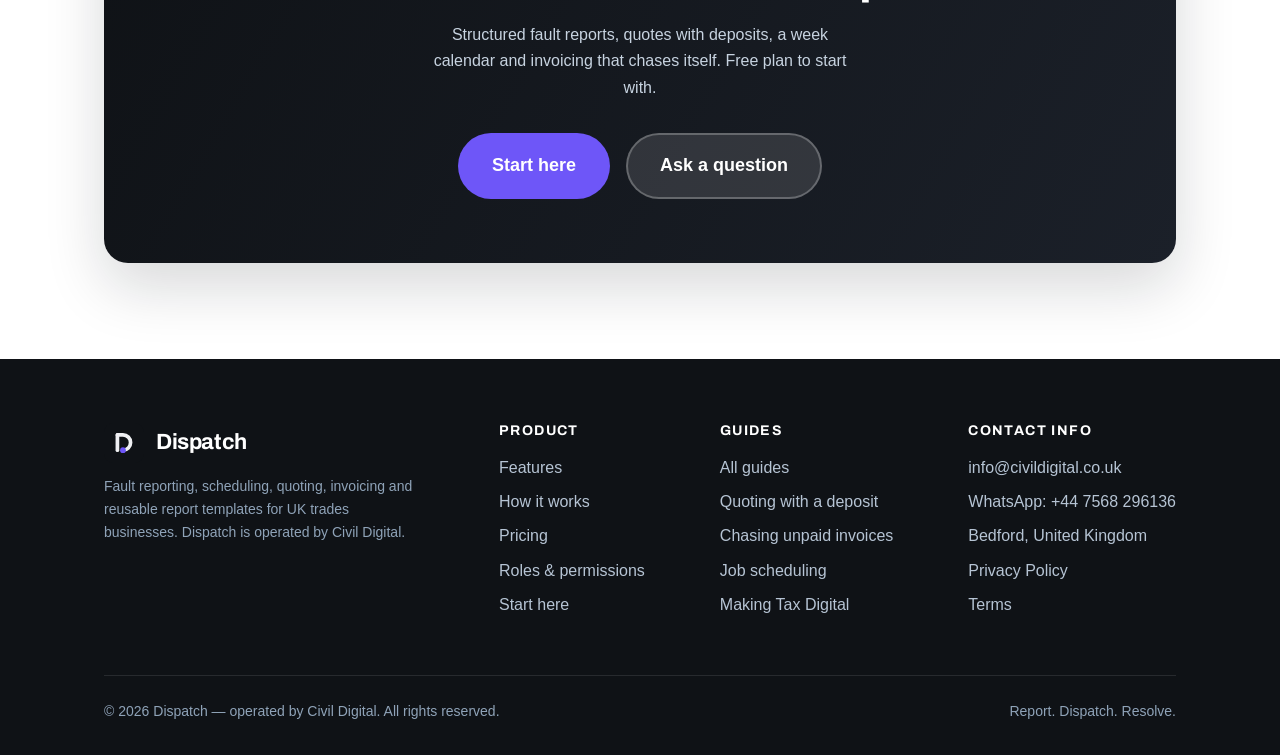
<file: guides/index.html>
<!DOCTYPE html>
<html lang="en-GB">
<head>
  <meta charset="UTF-8">
  <meta name="viewport" content="width=device-width, initial-scale=1.0">
  <title>Guides for Trades Businesses: Quoting &amp; Invoicing | Dispatch</title>
  <meta name="description" content="Free, practical guides for UK trades businesses: quoting with a deposit, chasing unpaid invoices, scheduling a small team and Making Tax Digital record keeping.">
  <link rel="canonical" href="https://dispatch.civildigital.co.uk/guides/">
  <meta name="theme-color" content="#0F1216">
  <meta name="robots" content="index,follow">

  <!-- Open Graph -->
  <meta property="og:type" content="website">
  <meta property="og:site_name" content="Dispatch">
  <meta property="og:locale" content="en_GB">
  <meta property="og:title" content="Guides for Trades Businesses: Quoting &amp; Invoicing | Dispatch">
  <meta property="og:description" content="Practical guides for UK trades businesses: quoting with a deposit, chasing unpaid invoices, scheduling a small team and digital record keeping.">
  <meta property="og:url" content="https://dispatch.civildigital.co.uk/guides/">
  <meta property="og:image" content="https://dispatch.civildigital.co.uk/images/og-default.png">
  <meta property="og:image:type" content="image/png">
  <meta property="og:image:width" content="1200">
  <meta property="og:image:height" content="630">
  <meta property="og:image:alt" content="Dispatch — job management software for trades">
  <meta name="twitter:card" content="summary_large_image">
  <meta name="twitter:title" content="Guides for Trades Businesses: Quoting &amp; Invoicing | Dispatch">
  <meta name="twitter:description" content="Practical guides for UK trades businesses: quoting with a deposit, chasing unpaid invoices, scheduling a small team and digital record keeping.">
  <meta name="twitter:image" content="https://dispatch.civildigital.co.uk/images/og-default.png">
  <meta name="twitter:image:alt" content="Dispatch — job management software for trades">

  <link rel="icon" href="/favicon.ico" sizes="32x32">
  <link rel="icon" href="/assets/brand/dispatch-logo.svg?v=2" type="image/svg+xml">
  <link rel="icon" href="/images/favicon.png?v=2" type="image/png" sizes="32x32">
  <link rel="apple-touch-icon" href="/images/apple-touch-icon.png?v=2">
  <link rel="stylesheet" href="/assets/css/styles.css">
  <script type="application/ld+json">
  {
    "@context": "https://schema.org",
    "@type": "BreadcrumbList",
    "itemListElement": [
      { "@type": "ListItem", "position": 1, "name": "Home", "item": "https://dispatch.civildigital.co.uk/" },
      { "@type": "ListItem", "position": 2, "name": "Guides", "item": "https://dispatch.civildigital.co.uk/guides/" }
    ]
  }
  </script>
  <script type="application/ld+json">
  {
    "@context": "https://schema.org",
    "@type": "Organization",
    "@id": "https://dispatch.civildigital.co.uk/#organization",
    "name": "Civil Digital",
    "url": "https://civildigital.co.uk/",
    "logo": "https://dispatch.civildigital.co.uk/assets/brand/dispatch-logo.png",
    "email": "info@civildigital.co.uk",
    "telephone": "+44 7568 296136",
    "address": { "@type": "PostalAddress", "addressLocality": "Bedford", "addressCountry": "GB" },
    "sameAs": ["https://civildigital.co.uk/"]
  }
  </script>
</head>
<body>
  <a class="skip-link" href="#main">Skip to main content</a>

  <div class="banner">
    <strong>Now live</strong> &nbsp;&bull;&nbsp; Dispatch is available for UK trades businesses — <a href="https://app.dispatch.civildigital.co.uk">start here</a>.
  </div>

  <header class="site-header">
    <div class="container nav">
      <a class="brand" href="/" aria-label="Dispatch home">
        <img class="brand__mark" src="/assets/brand/dispatch-logo.svg" alt="" aria-hidden="true" width="40" height="40">
        <span class="brand__text">Dispatch</span>
      </a>
      <button class="nav__toggle" aria-expanded="false" aria-controls="primary-nav">
        <svg width="22" height="22" viewBox="0 0 24 24" fill="none" stroke="currentColor" stroke-width="2" aria-hidden="true"><line x1="3" y1="6" x2="21" y2="6"/><line x1="3" y1="12" x2="21" y2="12"/><line x1="3" y1="18" x2="21" y2="18"/></svg>
        <span class="visually-hidden">Menu</span>
      </button>
      <ul class="nav__links" id="primary-nav">
        <li><a href="/#features">Features</a></li>
        <li><a href="/#how">How it works</a></li>
        <li><a href="/#pricing">Pricing</a></li>
        <li><a href="/guides/" aria-current="page">Guides</a></li>
        <li><a href="/roles/">Roles</a></li>
        <li class="nav__cta"><a class="btn btn--primary" href="https://app.dispatch.civildigital.co.uk">Start here</a></li>
      </ul>
    </div>
  </header>

  <main id="main">
    <div class="page-head">
      <div class="container">
        <p class="breadcrumb"><a href="/">Home</a> / Guides</p>
        <h1>Guides for trades businesses</h1>
        <p>Practical, no-nonsense guides to the admin side of running a trades business — quoting, getting paid, keeping the week straight and staying on the right side of your records. Free to read, no sign-up.</p>
      </div>
    </div>

    <section class="section">
      <div class="container">
        <div class="link-grid">
          <a class="link-card" href="/guides/quoting-with-a-deposit/">
            <span class="link-card__title">Quoting with a deposit</span>
            <span class="link-card__desc">Price the job, get a straight answer, and have the deposit banked before you order materials.</span>
          </a>
          <a class="link-card" href="/guides/chasing-unpaid-invoices/">
            <span class="link-card__title">Chasing unpaid invoices</span>
            <span class="link-card__desc">A sequence that gets you paid without burning the customer relationship.</span>
          </a>
          <a class="link-card" href="/guides/job-scheduling-small-team/">
            <span class="link-card__title">Job scheduling for a small team</span>
            <span class="link-card__desc">Keeping two or three vans straight without a whiteboard and a group chat.</span>
          </a>
          <a class="link-card" href="/guides/making-tax-digital-sole-trader/">
            <span class="link-card__title">Making Tax Digital for sole traders</span>
            <span class="link-card__desc">What digital record keeping actually means for a one-person trades business.</span>
          </a>
        </div>
      </div>
    </section>

    <section class="section section--tint">
      <div class="container">
        <div class="section-head">
          <p class="eyebrow">Why these guides</p>
          <h2>Written for the business, not the software</h2>
        </div>
        <div class="prose">
          <p>Every one of these guides is about a problem that exists whether or not you use Dispatch: a quote that never gets answered, an invoice that quietly ages past due, a week where two jobs land on the same van, a shoebox of receipts in April.</p>
          <p>Where Dispatch happens to solve the problem we say so, and where it does not — or where you need an accountant rather than software — we say that too. See <a href="/#features">what Dispatch does</a> if you want the product tour instead.</p>
        </div>
      </div>
    </section>

    <section class="section" id="trial" aria-labelledby="trial-h">
      <div class="container">
        <div class="cta">
          <h2 id="trial-h">Run the admin side in one place</h2>
          <p>Structured fault reports, quotes with deposits, a week calendar and invoicing that chases itself. Free plan to start with.</p>
          <div class="cta__actions">
            <a class="btn btn--primary btn--lg" href="https://app.dispatch.civildigital.co.uk">Start here</a>
            <a class="btn btn--ghost btn--lg" href="mailto:info@civildigital.co.uk">Ask a question</a>
          </div>
        </div>
      </div>
    </section>
  </main>

  <footer class="site-footer">
    <div class="container">
      <div class="footer-grid">
        <div class="footer-brand">
          <a class="brand" href="/">
            <img class="brand__mark" src="/assets/brand/dispatch-logo.svg" alt="" aria-hidden="true" width="36" height="36">
            <span class="brand__text">Dispatch</span>
          </a>
          <p>Fault reporting, scheduling, quoting, invoicing and reusable report templates for UK trades businesses. Dispatch is operated by Civil Digital.</p>
        </div>
        <nav aria-label="Product">
          <h2>Product</h2>
          <ul class="footer-links">
            <li><a href="/#features">Features</a></li>
            <li><a href="/#how">How it works</a></li>
            <li><a href="/#pricing">Pricing</a></li>
            <li><a href="/roles/">Roles &amp; permissions</a></li>
            <li><a href="https://app.dispatch.civildigital.co.uk">Start here</a></li>
          </ul>
        </nav>
        <nav aria-label="Guides">
          <h2>Guides</h2>
          <ul class="footer-links">
            <li><a href="/guides/">All guides</a></li>
            <li><a href="/guides/quoting-with-a-deposit/">Quoting with a deposit</a></li>
            <li><a href="/guides/chasing-unpaid-invoices/">Chasing unpaid invoices</a></li>
            <li><a href="/guides/job-scheduling-small-team/">Job scheduling</a></li>
            <li><a href="/guides/making-tax-digital-sole-trader/">Making Tax Digital</a></li>
          </ul>
        </nav>
        <div>
          <h2>Contact Info</h2>
          <ul class="footer-links">
            <li><a href="mailto:info@civildigital.co.uk">info@civildigital.co.uk</a></li>
            <li><a href="https://wa.me/447568296136">WhatsApp: +44 7568 296136</a></li>
            <li>Bedford, United Kingdom</li>
            <li><a href="/privacy/">Privacy Policy</a></li>
            <li><a href="/terms/">Terms</a></li>
          </ul>
        </div>
      </div>
      <div class="footer-bottom">
        <p>&copy; <span id="year">2026</span> Dispatch — operated by Civil Digital. All rights reserved.</p>
        <p>Report. Dispatch. Resolve.</p>
      </div>
    </div>
  </footer>

  <script src="/assets/js/main.js" defer></script>
</body>
</html>
</file>
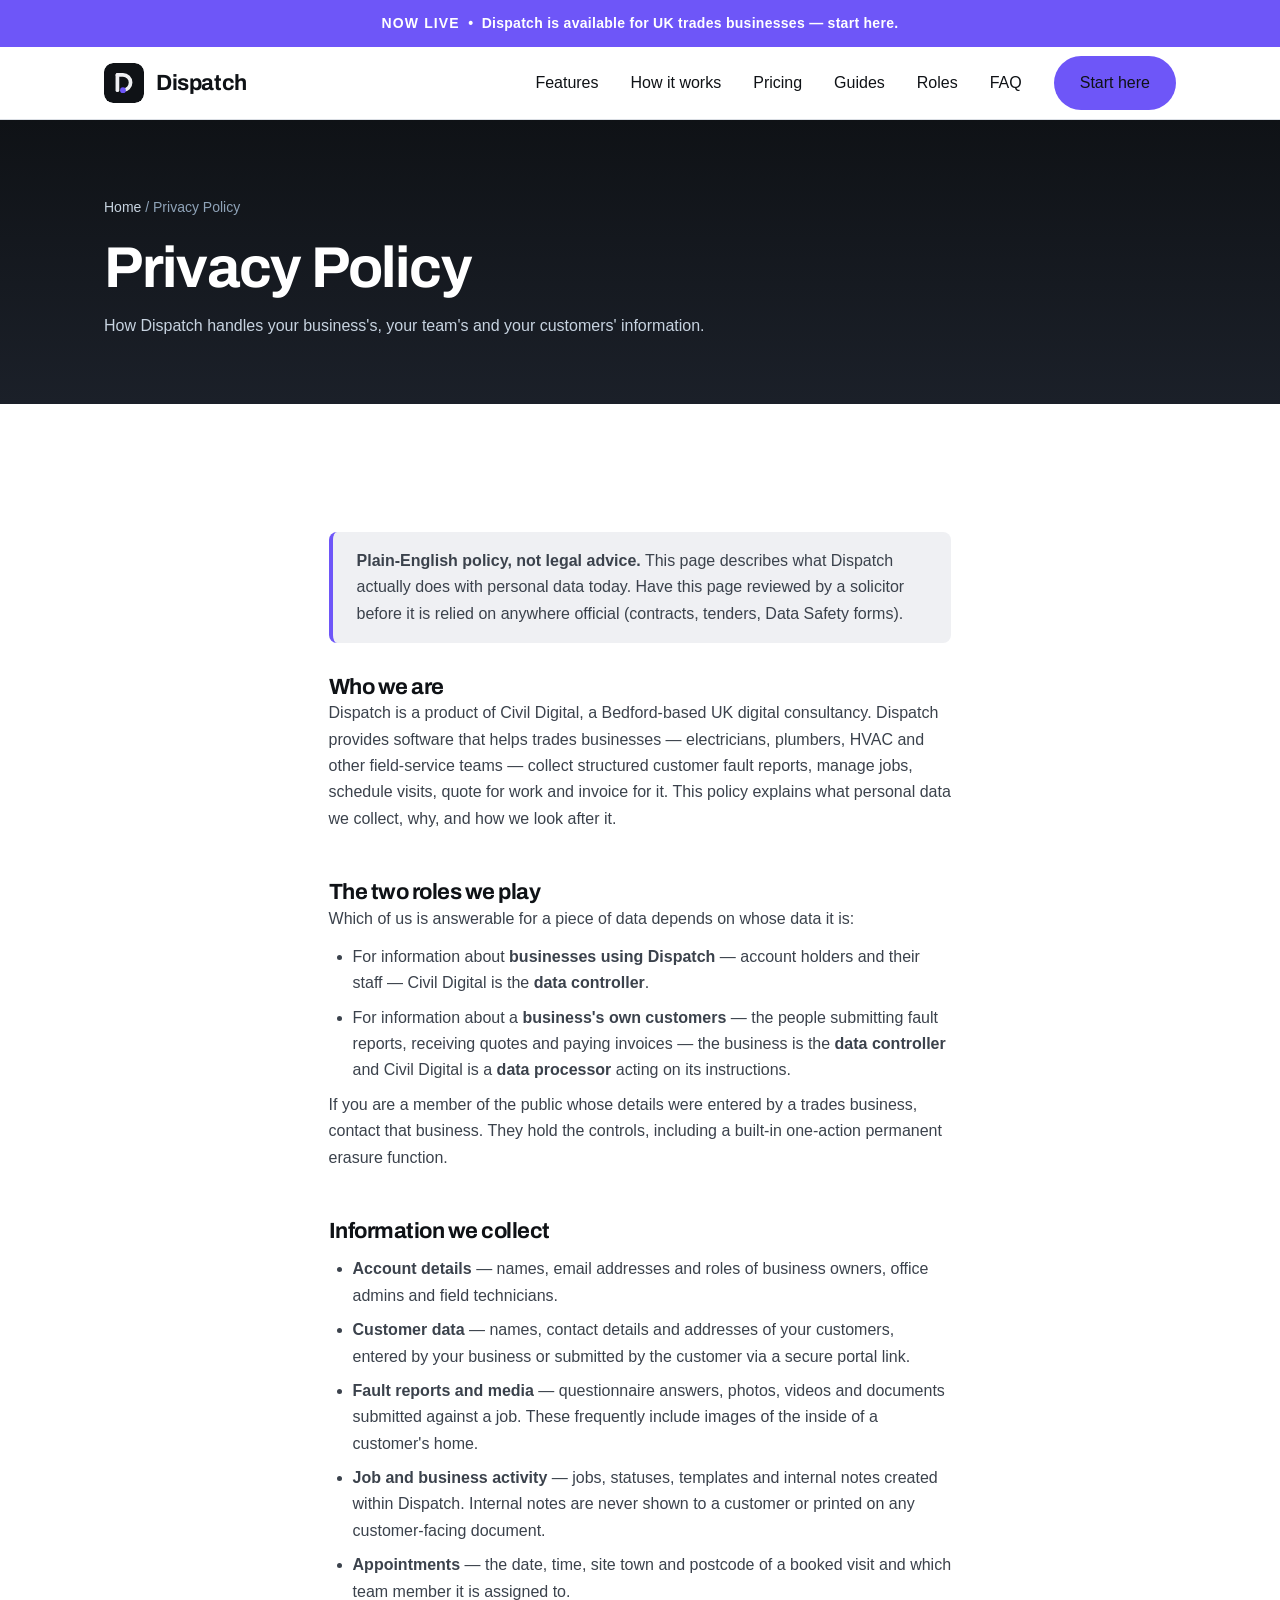
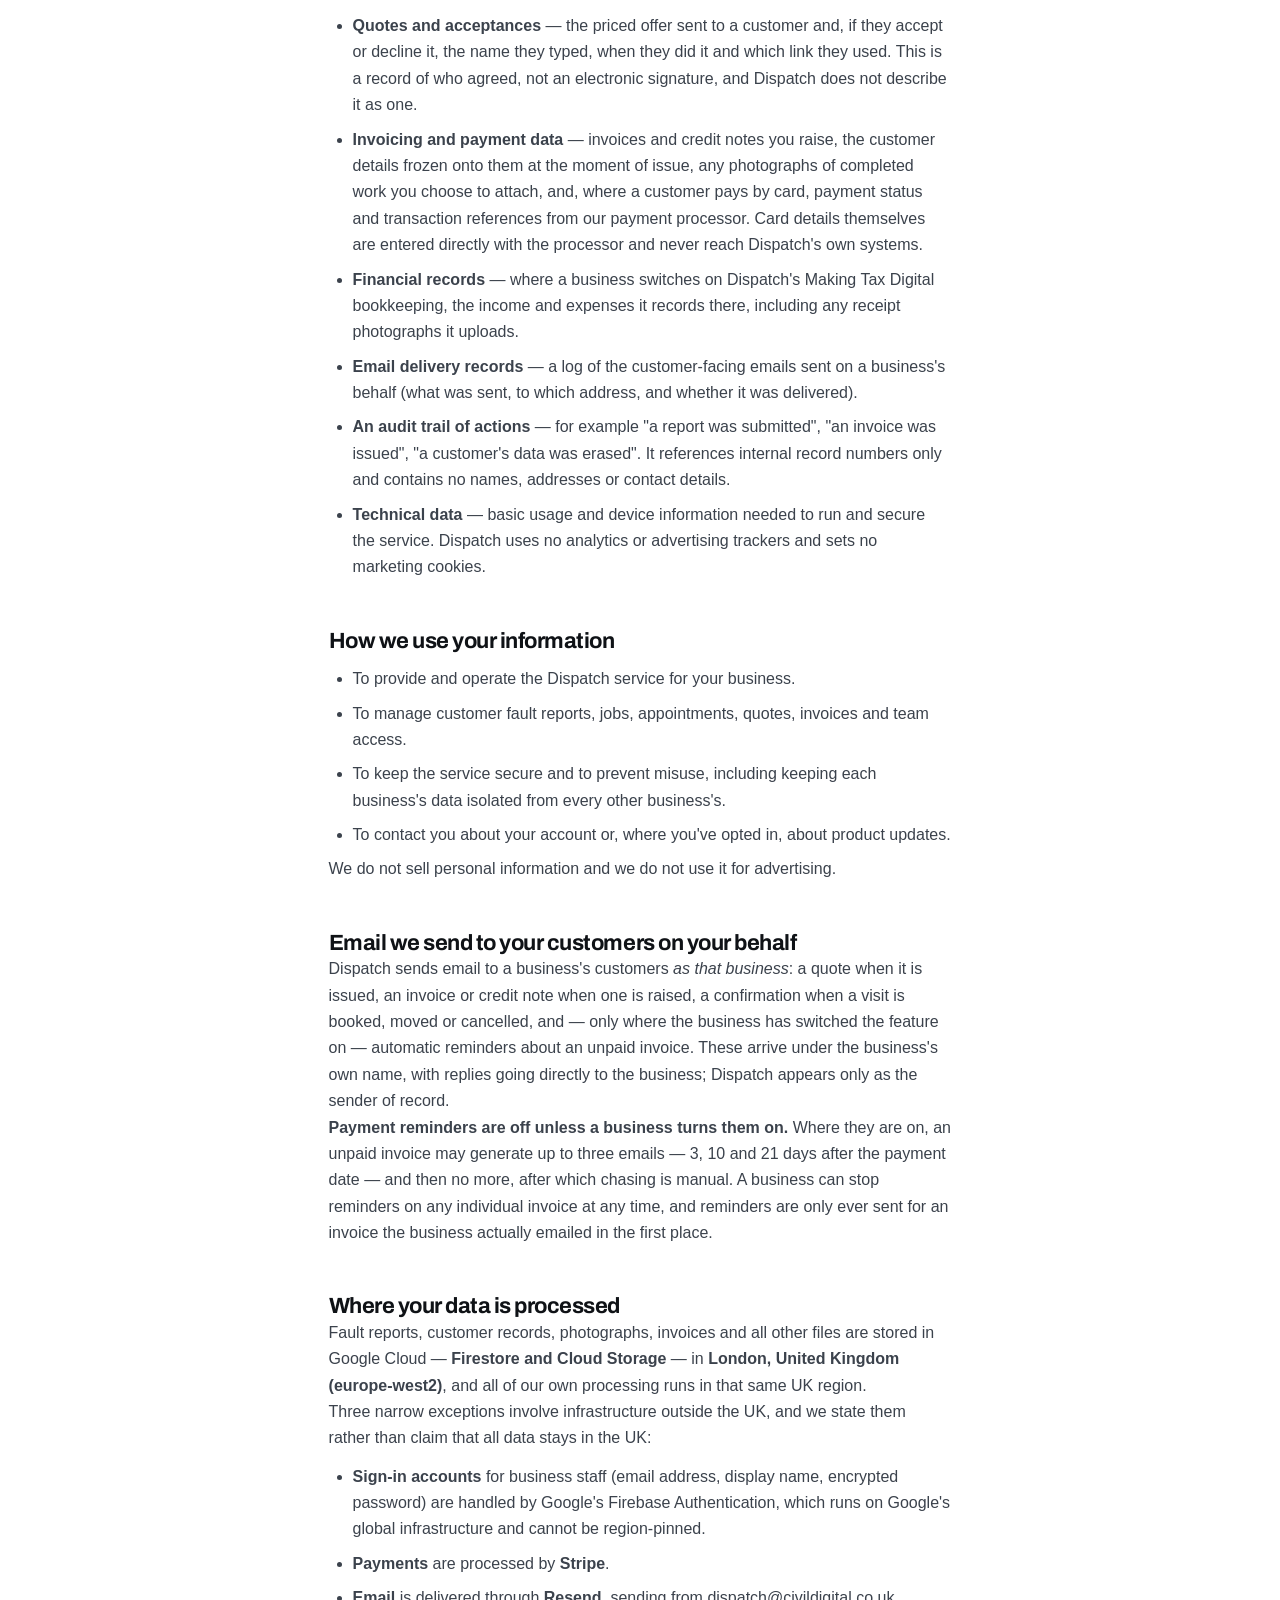
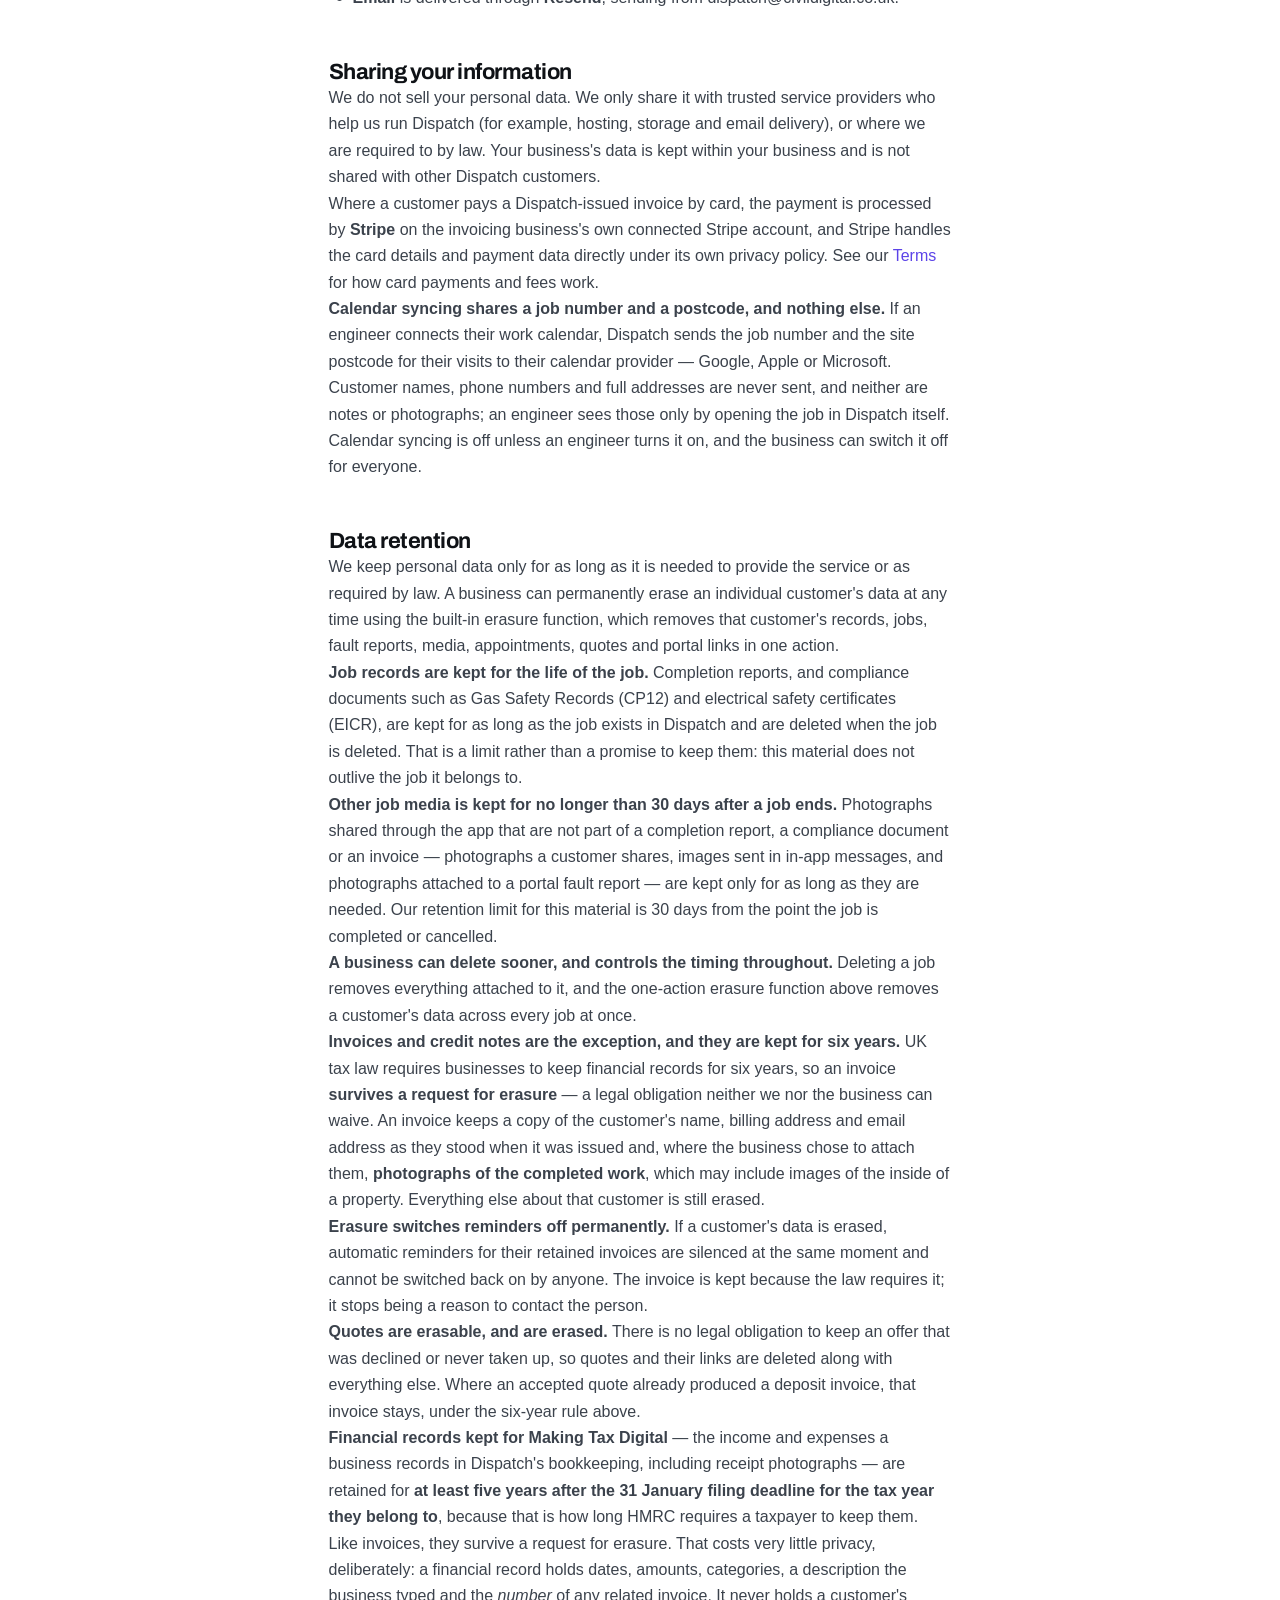
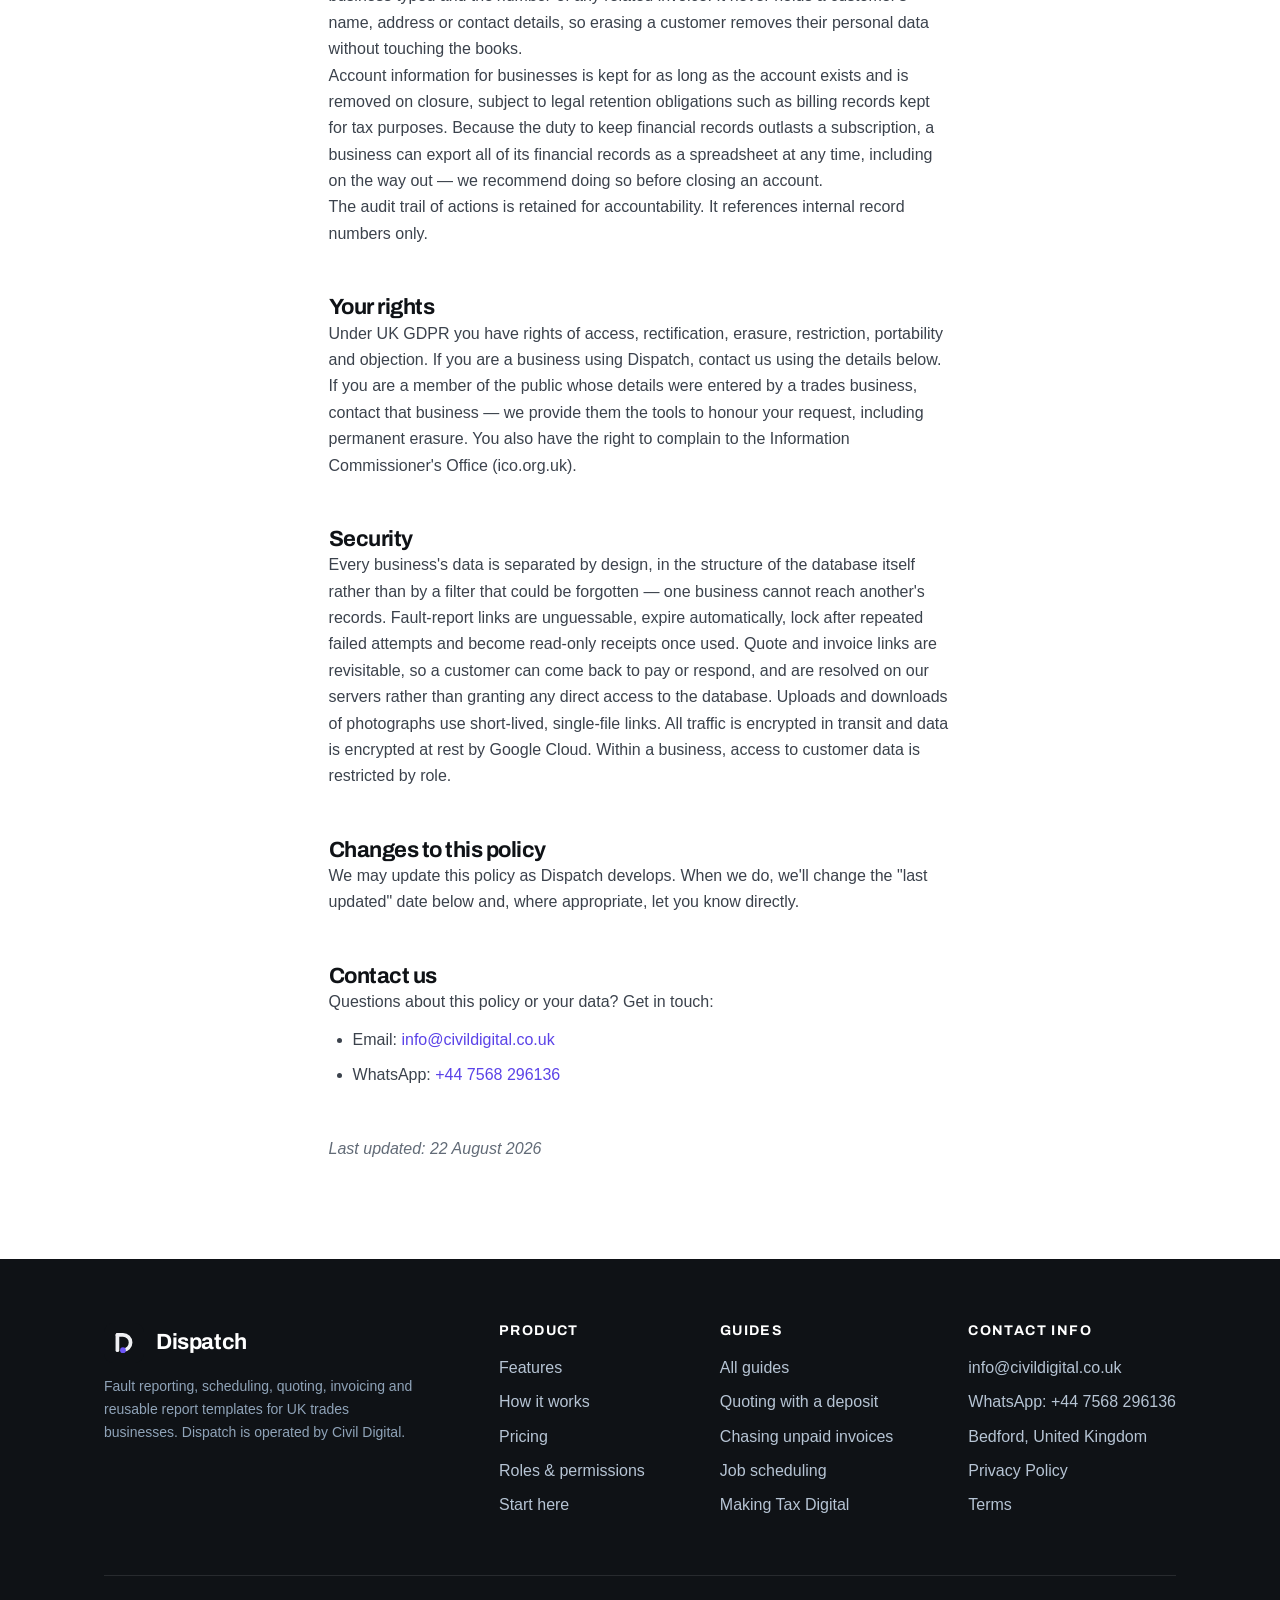
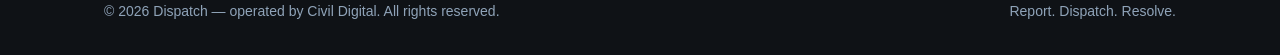
<file: privacy/index.html>
<!DOCTYPE html>
<html lang="en-GB">
<head>
  <meta charset="UTF-8">
  <meta name="viewport" content="width=device-width, initial-scale=1.0">
  <title>Privacy Policy | Dispatch</title>
  <meta name="description" content="How Dispatch collects, uses and protects personal data for trades businesses, their teams and their customers — UK data residency, retention and erasure.">
  <link rel="canonical" href="https://dispatch.civildigital.co.uk/privacy/">
  <meta name="theme-color" content="#0F1216">
  <meta name="robots" content="index,follow">

  <!-- Open Graph -->
  <meta property="og:type" content="website">
  <meta property="og:site_name" content="Dispatch">
  <meta property="og:locale" content="en_GB">
  <meta property="og:title" content="Privacy Policy | Dispatch">
  <meta property="og:description" content="How Dispatch collects, uses and protects personal data.">
  <meta property="og:url" content="https://dispatch.civildigital.co.uk/privacy/">
  <meta property="og:image" content="https://dispatch.civildigital.co.uk/images/og-default.png">
  <meta property="og:image:type" content="image/png">
  <meta property="og:image:width" content="1200">
  <meta property="og:image:height" content="630">
  <meta property="og:image:alt" content="Dispatch — fault reporting and job dispatch software for trades">
  <meta name="twitter:card" content="summary_large_image">
  <meta name="twitter:title" content="Privacy Policy | Dispatch">
  <meta name="twitter:description" content="How Dispatch collects, uses and protects personal data.">
  <meta name="twitter:image" content="https://dispatch.civildigital.co.uk/images/og-default.png">
  <meta name="twitter:image:alt" content="Dispatch — fault reporting and job dispatch software for trades">

  <link rel="icon" href="/favicon.ico" sizes="32x32">
  <link rel="icon" href="/assets/brand/dispatch-logo.svg?v=2" type="image/svg+xml">
  <link rel="icon" href="/images/favicon.png?v=2" type="image/png" sizes="32x32">
  <link rel="apple-touch-icon" href="/images/apple-touch-icon.png?v=2">
  <link rel="stylesheet" href="/assets/css/styles.css">
  <script type="application/ld+json">
  {
    "@context": "https://schema.org",
    "@type": "BreadcrumbList",
    "itemListElement": [
      { "@type": "ListItem", "position": 1, "name": "Home", "item": "https://dispatch.civildigital.co.uk/" },
      { "@type": "ListItem", "position": 2, "name": "Privacy Policy", "item": "https://dispatch.civildigital.co.uk/privacy/" }
    ]
  }
  </script>
  <script type="application/ld+json">
  {
    "@context": "https://schema.org",
    "@type": "Organization",
    "@id": "https://dispatch.civildigital.co.uk/#organization",
    "name": "Civil Digital",
    "url": "https://civildigital.co.uk/",
    "logo": "https://dispatch.civildigital.co.uk/assets/brand/dispatch-logo.png",
    "email": "info@civildigital.co.uk",
    "telephone": "+44 7568 296136",
    "address": { "@type": "PostalAddress", "addressLocality": "Bedford", "addressCountry": "GB" },
    "sameAs": ["https://civildigital.co.uk/"]
  }
  </script>
</head>
<body>
  <a class="skip-link" href="#main">Skip to main content</a>

  <div class="banner">
    <strong>Now live</strong> &nbsp;&bull;&nbsp; Dispatch is available for UK trades businesses — start here.
  </div>

  <header class="site-header">
    <div class="container nav">
      <a class="brand" href="/" aria-label="Dispatch home">
        <img class="brand__mark" src="/assets/brand/dispatch-logo.svg" alt="" aria-hidden="true" width="40" height="40">
        <span class="brand__text">Dispatch</span>
      </a>
      <button class="nav__toggle" aria-expanded="false" aria-controls="primary-nav">
        <svg width="22" height="22" viewBox="0 0 24 24" fill="none" stroke="currentColor" stroke-width="2" aria-hidden="true"><line x1="3" y1="6" x2="21" y2="6"/><line x1="3" y1="12" x2="21" y2="12"/><line x1="3" y1="18" x2="21" y2="18"/></svg>
        <span class="visually-hidden">Menu</span>
      </button>
      <ul class="nav__links" id="primary-nav">
        <li><a href="/#features">Features</a></li>
        <li><a href="/#how">How it works</a></li>
        <li><a href="/#pricing">Pricing</a></li>
        <li><a href="/guides/">Guides</a></li>
        <li><a href="/roles/">Roles</a></li>
        <li><a href="/#faq">FAQ</a></li>
        <li class="nav__cta"><a class="btn btn--primary" href="https://app.dispatch.civildigital.co.uk">Start here</a></li>
      </ul>
    </div>
  </header>

  <main id="main">
    <div class="page-head">
      <div class="container">
        <p class="breadcrumb"><a href="/">Home</a> / Privacy Policy</p>
        <h1>Privacy Policy</h1>
        <p>How Dispatch handles your business's, your team's and your customers' information.</p>
      </div>
    </div>

    <section class="section">
      <div class="container">
        <div class="prose">
          <div class="callout">
            <strong>Plain-English policy, not legal advice.</strong> This page describes what Dispatch actually does with personal data today. Have this page reviewed by a solicitor before it is relied on anywhere official (contracts, tenders, Data Safety forms).
          </div>

          <h2>Who we are</h2>
          <p>Dispatch is a product of Civil Digital, a Bedford-based UK digital consultancy. Dispatch provides software that helps trades businesses — electricians, plumbers, HVAC and other field-service teams — collect structured customer fault reports, manage jobs, schedule visits, quote for work and invoice for it. This policy explains what personal data we collect, why, and how we look after it.</p>

          <h2>The two roles we play</h2>
          <p>Which of us is answerable for a piece of data depends on whose data it is:</p>
          <ul>
            <li>For information about <strong>businesses using Dispatch</strong> — account holders and their staff — Civil Digital is the <strong>data controller</strong>.</li>
            <li>For information about a <strong>business's own customers</strong> — the people submitting fault reports, receiving quotes and paying invoices — the business is the <strong>data controller</strong> and Civil Digital is a <strong>data processor</strong> acting on its instructions.</li>
          </ul>
          <p>If you are a member of the public whose details were entered by a trades business, contact that business. They hold the controls, including a built-in one-action permanent erasure function.</p>

          <h2>Information we collect</h2>
          <ul>
            <li><strong>Account details</strong> — names, email addresses and roles of business owners, office admins and field technicians.</li>
            <li><strong>Customer data</strong> — names, contact details and addresses of your customers, entered by your business or submitted by the customer via a secure portal link.</li>
            <li><strong>Fault reports and media</strong> — questionnaire answers, photos, videos and documents submitted against a job. These frequently include images of the inside of a customer's home.</li>
            <li><strong>Job and business activity</strong> — jobs, statuses, templates and internal notes created within Dispatch. Internal notes are never shown to a customer or printed on any customer-facing document.</li>
            <li><strong>Appointments</strong> — the date, time, site town and postcode of a booked visit and which team member it is assigned to.</li>
            <li><strong>Quotes and acceptances</strong> — the priced offer sent to a customer and, if they accept or decline it, the name they typed, when they did it and which link they used. This is a record of who agreed, not an electronic signature, and Dispatch does not describe it as one.</li>
            <li><strong>Invoicing and payment data</strong> — invoices and credit notes you raise, the customer details frozen onto them at the moment of issue, any photographs of completed work you choose to attach, and, where a customer pays by card, payment status and transaction references from our payment processor. Card details themselves are entered directly with the processor and never reach Dispatch's own systems.</li>
            <li><strong>Financial records</strong> — where a business switches on Dispatch's Making Tax Digital bookkeeping, the income and expenses it records there, including any receipt photographs it uploads.</li>
            <li><strong>Email delivery records</strong> — a log of the customer-facing emails sent on a business's behalf (what was sent, to which address, and whether it was delivered).</li>
            <li><strong>An audit trail of actions</strong> — for example "a report was submitted", "an invoice was issued", "a customer's data was erased". It references internal record numbers only and contains no names, addresses or contact details.</li>
            <li><strong>Technical data</strong> — basic usage and device information needed to run and secure the service. Dispatch uses no analytics or advertising trackers and sets no marketing cookies.</li>
          </ul>

          <h2>How we use your information</h2>
          <ul>
            <li>To provide and operate the Dispatch service for your business.</li>
            <li>To manage customer fault reports, jobs, appointments, quotes, invoices and team access.</li>
            <li>To keep the service secure and to prevent misuse, including keeping each business's data isolated from every other business's.</li>
            <li>To contact you about your account or, where you've opted in, about product updates.</li>
          </ul>
          <p>We do not sell personal information and we do not use it for advertising.</p>

          <h2>Email we send to your customers on your behalf</h2>
          <p>Dispatch sends email to a business's customers <em>as that business</em>: a quote when it is issued, an invoice or credit note when one is raised, a confirmation when a visit is booked, moved or cancelled, and — only where the business has switched the feature on — automatic reminders about an unpaid invoice. These arrive under the business's own name, with replies going directly to the business; Dispatch appears only as the sender of record.</p>
          <p><strong>Payment reminders are off unless a business turns them on.</strong> Where they are on, an unpaid invoice may generate up to three emails — 3, 10 and 21 days after the payment date — and then no more, after which chasing is manual. A business can stop reminders on any individual invoice at any time, and reminders are only ever sent for an invoice the business actually emailed in the first place.</p>

          <h2>Where your data is processed</h2>
          <p>Fault reports, customer records, photographs, invoices and all other files are stored in Google Cloud — <strong>Firestore and Cloud Storage</strong> — in <strong>London, United Kingdom (europe-west2)</strong>, and all of our own processing runs in that same UK region.</p>
          <p>Three narrow exceptions involve infrastructure outside the UK, and we state them rather than claim that all data stays in the UK:</p>
          <ul>
            <li><strong>Sign-in accounts</strong> for business staff (email address, display name, encrypted password) are handled by Google's Firebase Authentication, which runs on Google's global infrastructure and cannot be region-pinned.</li>
            <li><strong>Payments</strong> are processed by <strong>Stripe</strong>.</li>
            <li><strong>Email</strong> is delivered through <strong>Resend</strong>, sending from dispatch@civildigital.co.uk.</li>
          </ul>

          <h2>Sharing your information</h2>
          <p>We do not sell your personal data. We only share it with trusted service providers who help us run Dispatch (for example, hosting, storage and email delivery), or where we are required to by law. Your business's data is kept within your business and is not shared with other Dispatch customers.</p>
          <p>Where a customer pays a Dispatch-issued invoice by card, the payment is processed by <strong>Stripe</strong> on the invoicing business's own connected Stripe account, and Stripe handles the card details and payment data directly under its own privacy policy. See our <a href="/terms/">Terms</a> for how card payments and fees work.</p>
          <p><strong>Calendar syncing shares a job number and a postcode, and nothing else.</strong> If an engineer connects their work calendar, Dispatch sends the job number and the site postcode for their visits to their calendar provider — Google, Apple or Microsoft. Customer names, phone numbers and full addresses are never sent, and neither are notes or photographs; an engineer sees those only by opening the job in Dispatch itself. Calendar syncing is off unless an engineer turns it on, and the business can switch it off for everyone.</p>

          <h2>Data retention</h2>
          <p>We keep personal data only for as long as it is needed to provide the service or as required by law. A business can permanently erase an individual customer's data at any time using the built-in erasure function, which removes that customer's records, jobs, fault reports, media, appointments, quotes and portal links in one action.</p>
          <p><strong>Job records are kept for the life of the job.</strong> Completion reports, and compliance documents such as Gas Safety Records (CP12) and electrical safety certificates (EICR), are kept for as long as the job exists in Dispatch and are deleted when the job is deleted. That is a limit rather than a promise to keep them: this material does not outlive the job it belongs to.</p>
          <p><strong>Other job media is kept for no longer than 30 days after a job ends.</strong> Photographs shared through the app that are not part of a completion report, a compliance document or an invoice — photographs a customer shares, images sent in in-app messages, and photographs attached to a portal fault report — are kept only for as long as they are needed. Our retention limit for this material is 30 days from the point the job is completed or cancelled.</p>
          <p><strong>A business can delete sooner, and controls the timing throughout.</strong> Deleting a job removes everything attached to it, and the one-action erasure function above removes a customer's data across every job at once.</p>
          <p><strong>Invoices and credit notes are the exception, and they are kept for six years.</strong> UK tax law requires businesses to keep financial records for six years, so an invoice <strong>survives a request for erasure</strong> — a legal obligation neither we nor the business can waive. An invoice keeps a copy of the customer's name, billing address and email address as they stood when it was issued and, where the business chose to attach them, <strong>photographs of the completed work</strong>, which may include images of the inside of a property. Everything else about that customer is still erased.</p>
          <p><strong>Erasure switches reminders off permanently.</strong> If a customer's data is erased, automatic reminders for their retained invoices are silenced at the same moment and cannot be switched back on by anyone. The invoice is kept because the law requires it; it stops being a reason to contact the person.</p>
          <p><strong>Quotes are erasable, and are erased.</strong> There is no legal obligation to keep an offer that was declined or never taken up, so quotes and their links are deleted along with everything else. Where an accepted quote already produced a deposit invoice, that invoice stays, under the six-year rule above.</p>
          <p><strong>Financial records kept for Making Tax Digital</strong> — the income and expenses a business records in Dispatch's bookkeeping, including receipt photographs — are retained for <strong>at least five years after the 31 January filing deadline for the tax year they belong to</strong>, because that is how long HMRC requires a taxpayer to keep them. Like invoices, they survive a request for erasure. That costs very little privacy, deliberately: a financial record holds dates, amounts, categories, a description the business typed and the <em>number</em> of any related invoice. It never holds a customer's name, address or contact details, so erasing a customer removes their personal data without touching the books.</p>
          <p>Account information for businesses is kept for as long as the account exists and is removed on closure, subject to legal retention obligations such as billing records kept for tax purposes. Because the duty to keep financial records outlasts a subscription, a business can export all of its financial records as a spreadsheet at any time, including on the way out — we recommend doing so before closing an account.</p>
          <p>The audit trail of actions is retained for accountability. It references internal record numbers only.</p>

          <h2>Your rights</h2>
          <p>Under UK GDPR you have rights of access, rectification, erasure, restriction, portability and objection. If you are a business using Dispatch, contact us using the details below. If you are a member of the public whose details were entered by a trades business, contact that business — we provide them the tools to honour your request, including permanent erasure. You also have the right to complain to the Information Commissioner's Office (ico.org.uk).</p>

          <h2>Security</h2>
          <p>Every business's data is separated by design, in the structure of the database itself rather than by a filter that could be forgotten — one business cannot reach another's records. Fault-report links are unguessable, expire automatically, lock after repeated failed attempts and become read-only receipts once used. Quote and invoice links are revisitable, so a customer can come back to pay or respond, and are resolved on our servers rather than granting any direct access to the database. Uploads and downloads of photographs use short-lived, single-file links. All traffic is encrypted in transit and data is encrypted at rest by Google Cloud. Within a business, access to customer data is restricted by role.</p>

          <h2>Changes to this policy</h2>
          <p>We may update this policy as Dispatch develops. When we do, we'll change the "last updated" date below and, where appropriate, let you know directly.</p>

          <h2>Contact us</h2>
          <p>Questions about this policy or your data? Get in touch:</p>
          <ul>
            <li>Email: <a href="mailto:info@civildigital.co.uk">info@civildigital.co.uk</a></li>
            <li>WhatsApp: <a href="https://wa.me/447568296136">+44 7568 296136</a></li>
          </ul>

          <p class="updated" style="margin-top:var(--sp-7);margin-bottom:0;">Last updated: 22 August 2026</p>
        </div>
      </div>
    </section>
  </main>

  <footer class="site-footer">
    <div class="container">
      <div class="footer-grid">
        <div class="footer-brand">
          <a class="brand" href="/">
            <img class="brand__mark" src="/assets/brand/dispatch-logo.svg" alt="" aria-hidden="true" width="36" height="36">
            <span class="brand__text">Dispatch</span>
          </a>
          <p>Fault reporting, scheduling, quoting, invoicing and reusable report templates for UK trades businesses. Dispatch is operated by Civil Digital.</p>
        </div>
        <nav aria-label="Product">
          <h2>Product</h2>
          <ul class="footer-links">
            <li><a href="/#features">Features</a></li>
            <li><a href="/#how">How it works</a></li>
            <li><a href="/#pricing">Pricing</a></li>
            <li><a href="/roles/">Roles &amp; permissions</a></li>
            <li><a href="https://app.dispatch.civildigital.co.uk">Start here</a></li>
          </ul>
        </nav>
        <nav aria-label="Guides">
          <h2>Guides</h2>
          <ul class="footer-links">
            <li><a href="/guides/">All guides</a></li>
            <li><a href="/guides/quoting-with-a-deposit/">Quoting with a deposit</a></li>
            <li><a href="/guides/chasing-unpaid-invoices/">Chasing unpaid invoices</a></li>
            <li><a href="/guides/job-scheduling-small-team/">Job scheduling</a></li>
            <li><a href="/guides/making-tax-digital-sole-trader/">Making Tax Digital</a></li>
          </ul>
        </nav>
        <div>
          <h2>Contact Info</h2>
          <ul class="footer-links">
            <li><a href="mailto:info@civildigital.co.uk">info@civildigital.co.uk</a></li>
            <li><a href="https://wa.me/447568296136">WhatsApp: +44 7568 296136</a></li>
            <li>Bedford, United Kingdom</li>
            <li><a href="/privacy/">Privacy Policy</a></li>
            <li><a href="/terms/">Terms</a></li>
          </ul>
        </div>
      </div>
      <div class="footer-bottom">
        <p>&copy; <span id="year">2026</span> Dispatch — operated by Civil Digital. All rights reserved.</p>
        <p>Report. Dispatch. Resolve.</p>
      </div>
    </div>
  </footer>

  <script src="/assets/js/main.js" defer></script>
</body>
</html>
</file>
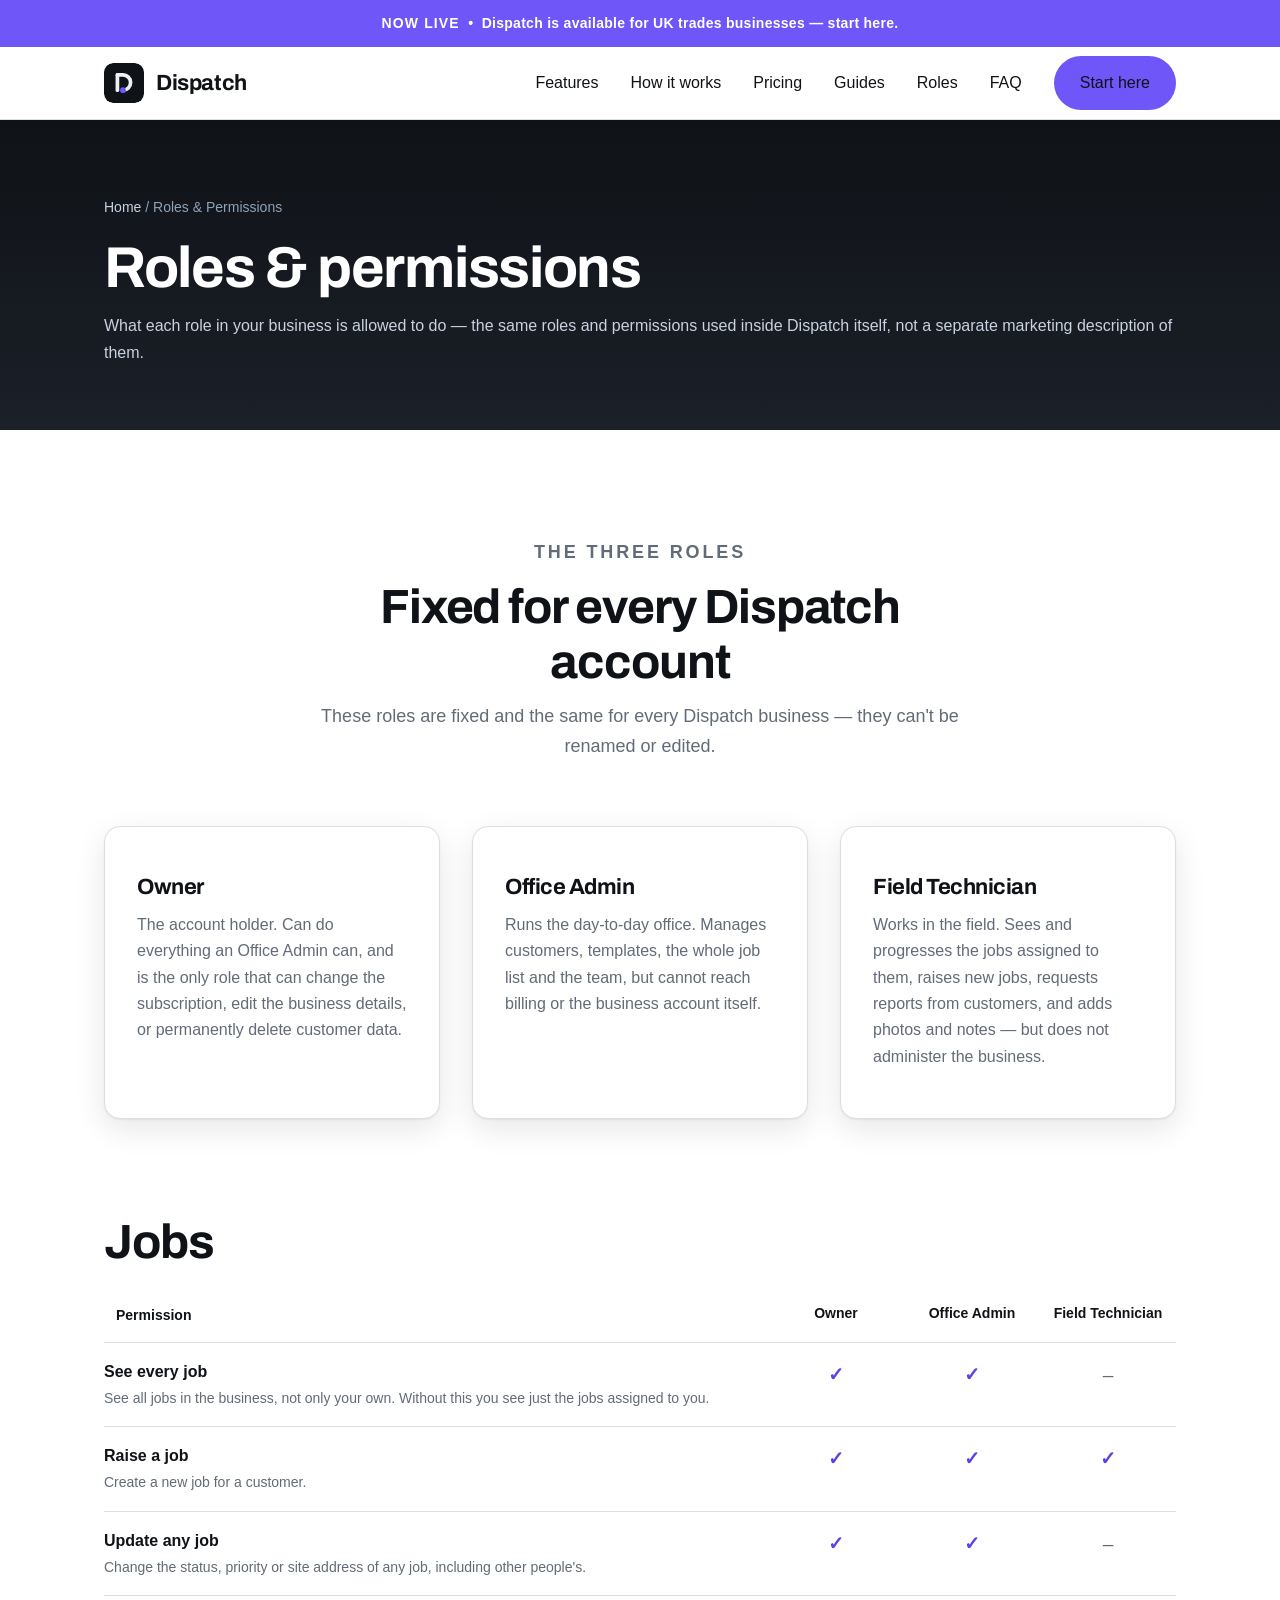
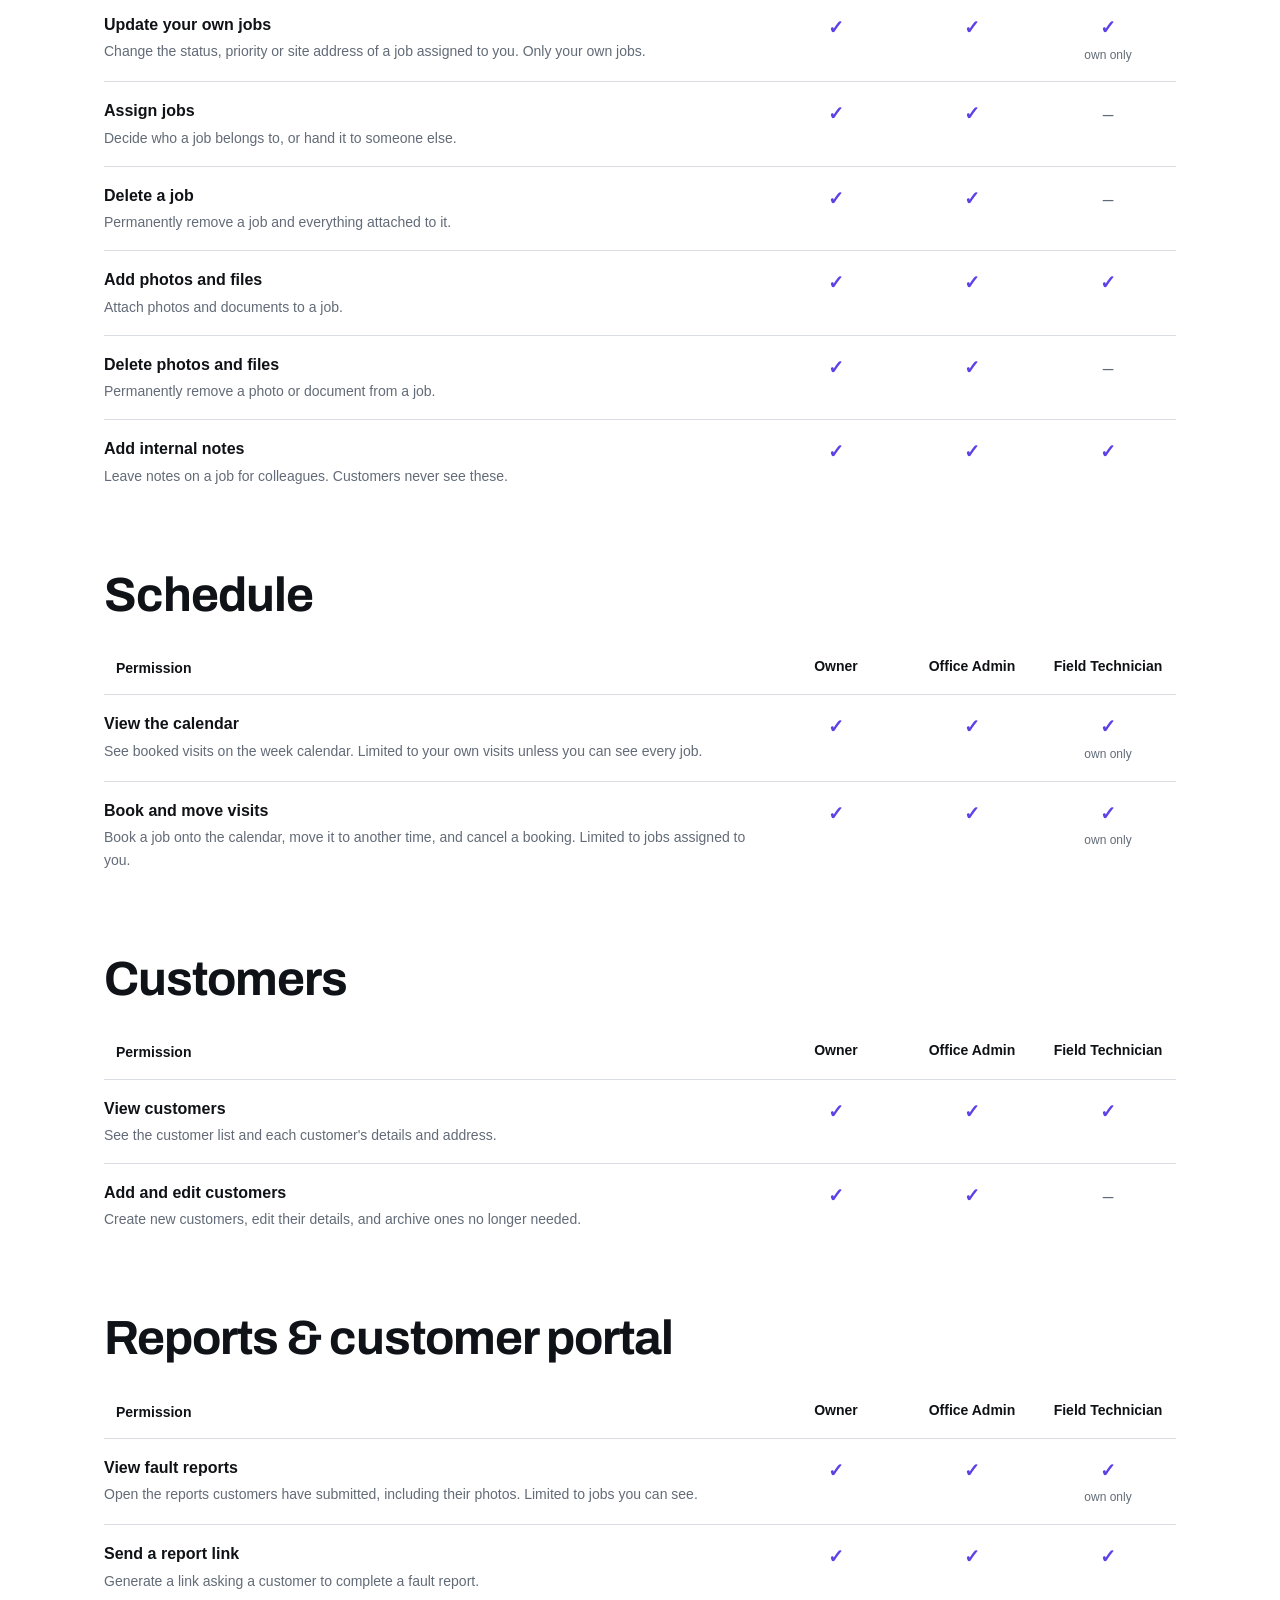
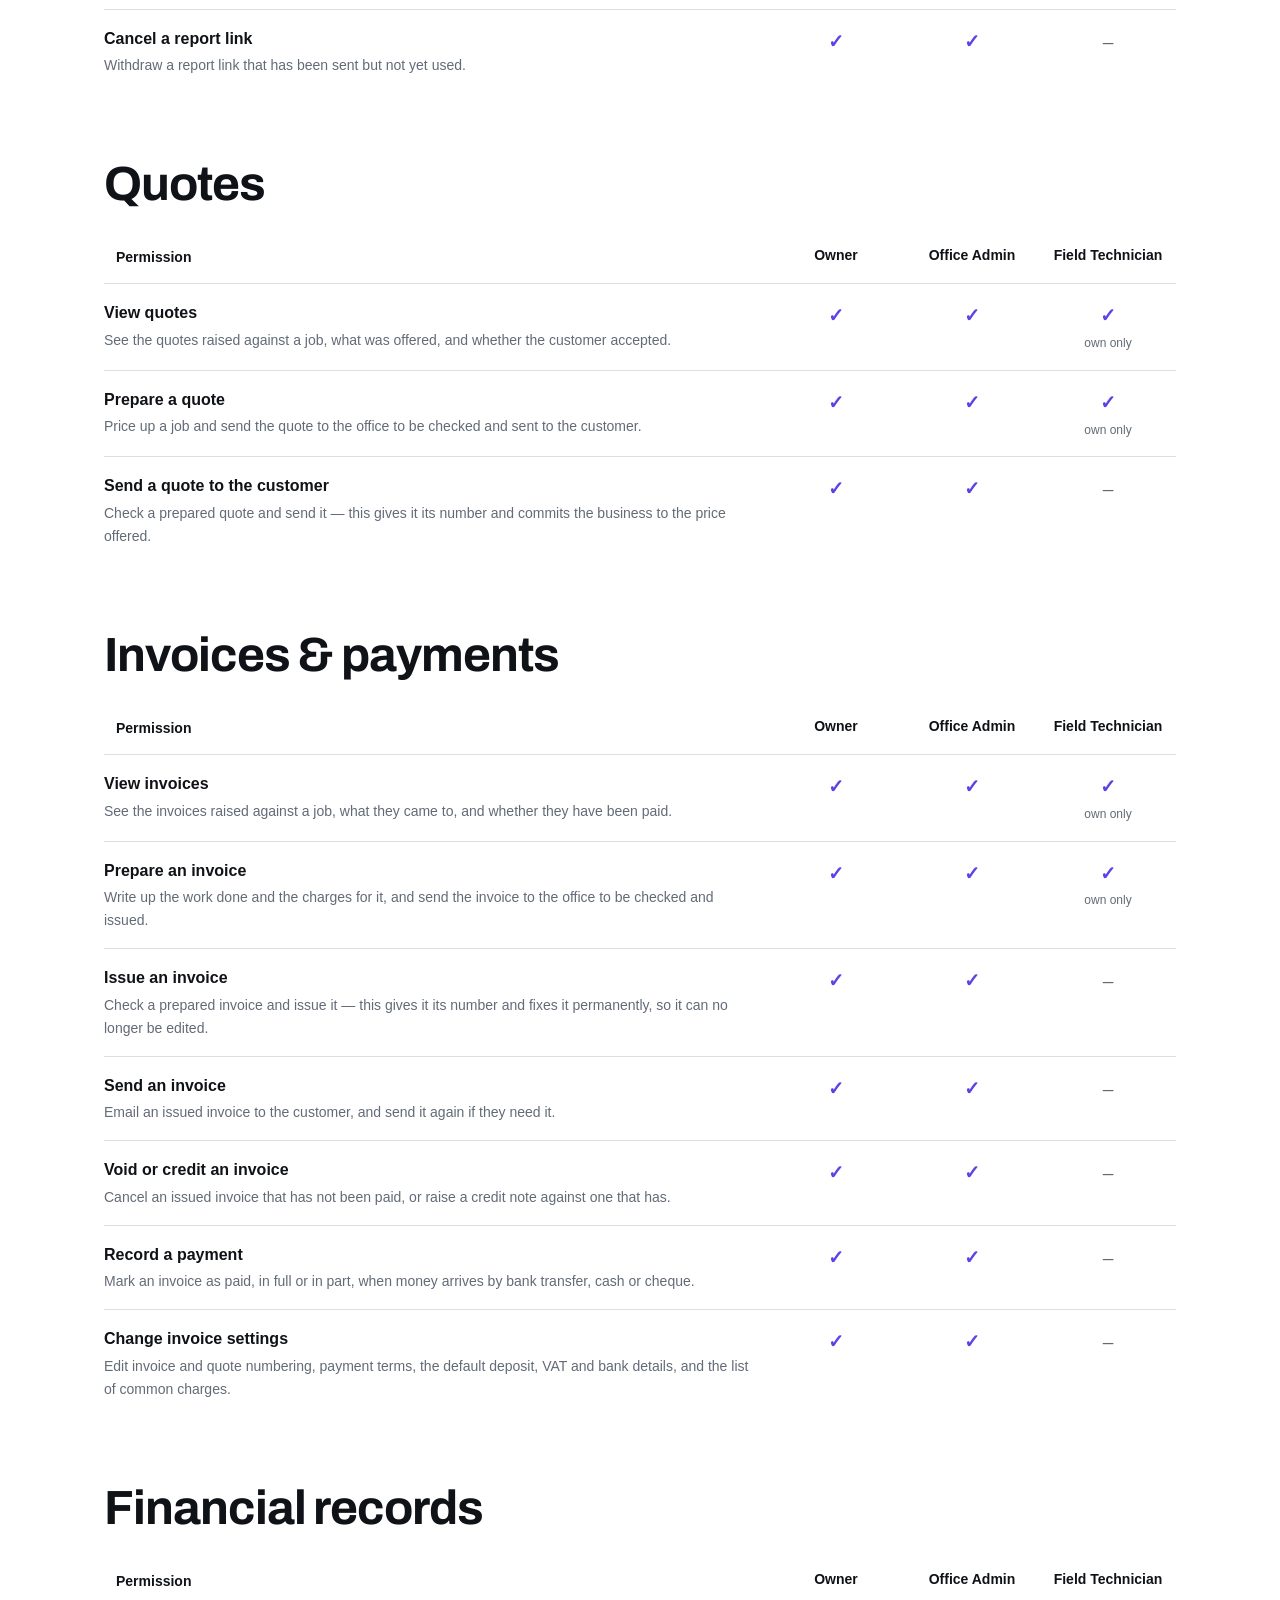
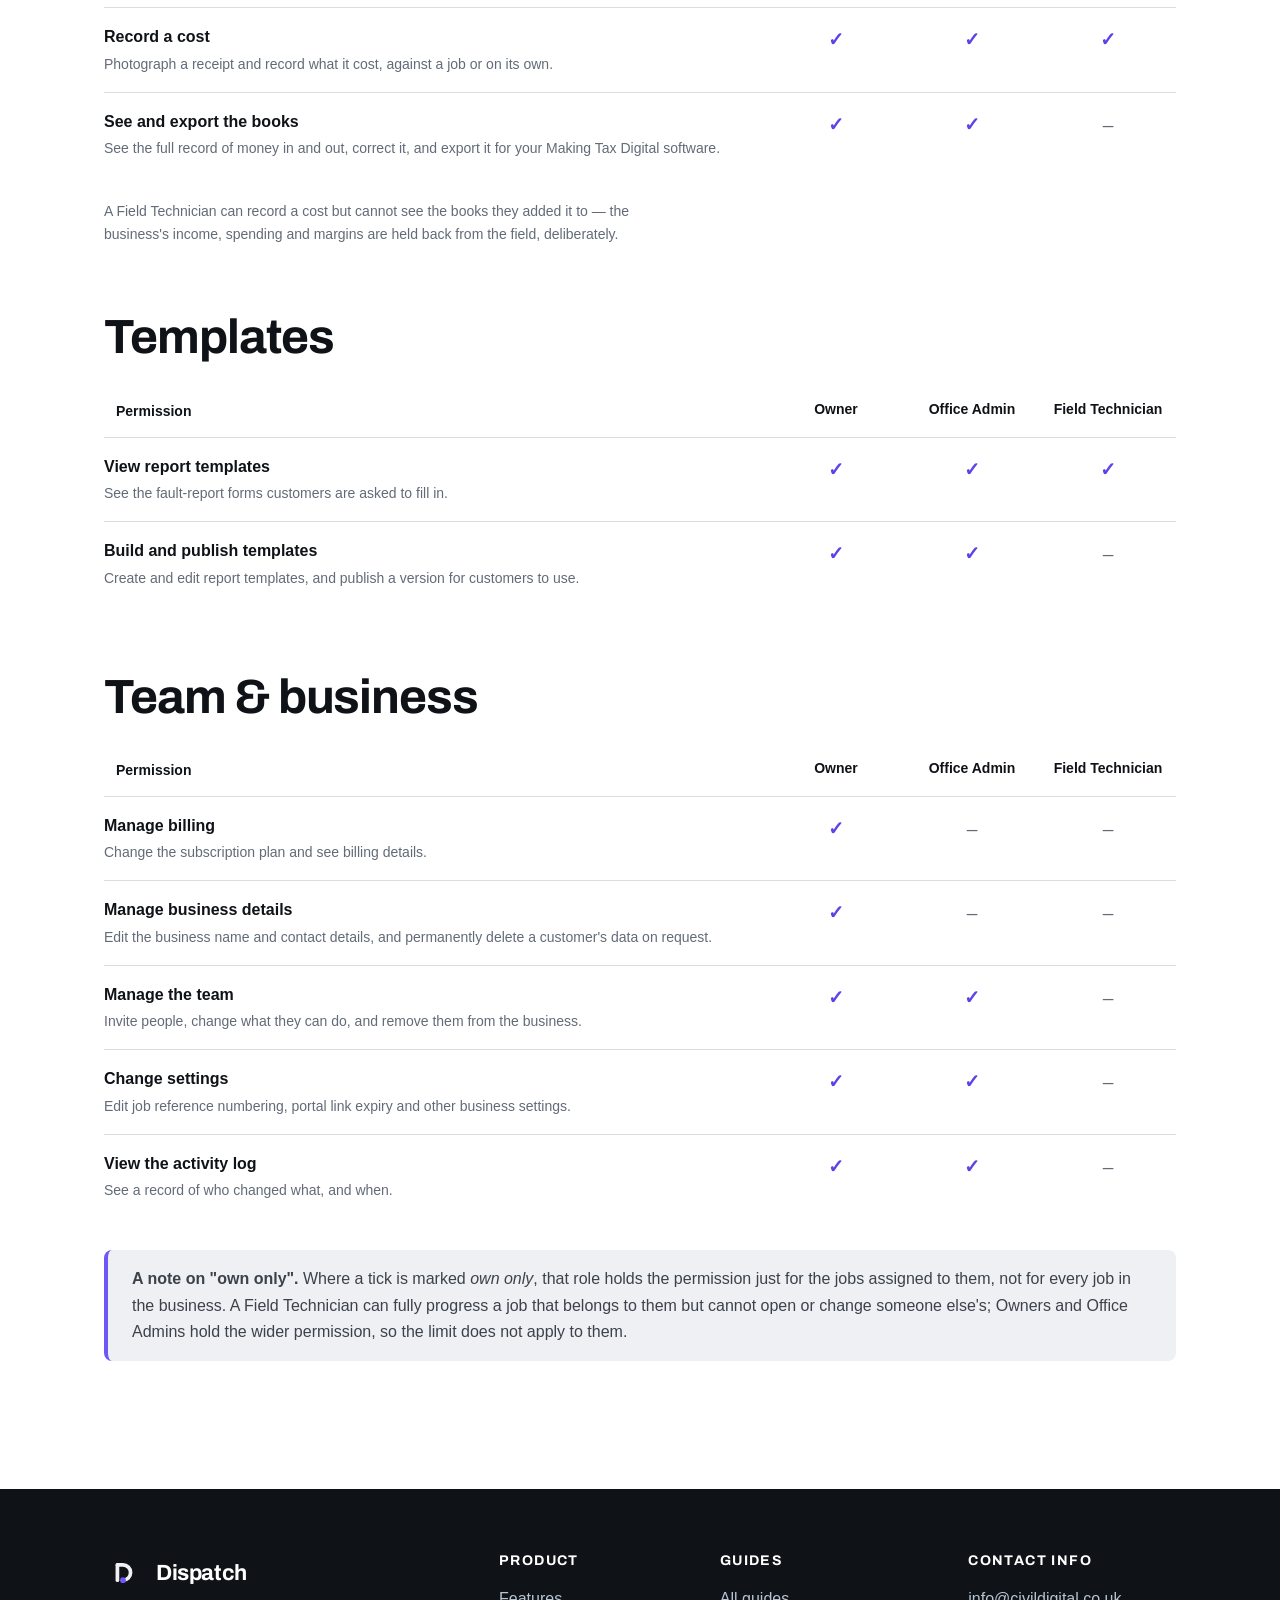
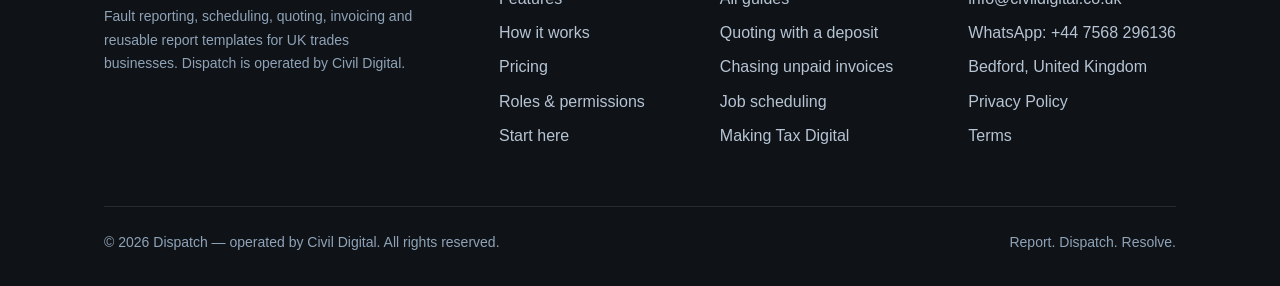
<file: roles/index.html>
<!DOCTYPE html>
<html lang="en-GB">
<head>
  <meta charset="UTF-8">
  <meta name="viewport" content="width=device-width, initial-scale=1.0">
  <title>Roles &amp; Permissions | Dispatch</title>
  <meta name="description" content="What each role in a Dispatch business can do — Owner, Office Admin and Field Technician — the same roles and permissions used inside the Dispatch app itself.">
  <link rel="canonical" href="https://dispatch.civildigital.co.uk/roles/">
  <meta name="theme-color" content="#0F1216">
  <meta name="robots" content="index,follow">

  <!-- Open Graph -->
  <meta property="og:type" content="website">
  <meta property="og:site_name" content="Dispatch">
  <meta property="og:locale" content="en_GB">
  <meta property="og:title" content="Roles &amp; Permissions | Dispatch">
  <meta property="og:description" content="What each role in a Dispatch business can do — Owner, Office Admin and Field Technician.">
  <meta property="og:url" content="https://dispatch.civildigital.co.uk/roles/">
  <meta property="og:image" content="https://dispatch.civildigital.co.uk/images/og-default.png">
  <meta property="og:image:type" content="image/png">
  <meta property="og:image:width" content="1200">
  <meta property="og:image:height" content="630">
  <meta property="og:image:alt" content="Dispatch — fault reporting and job dispatch software for trades">
  <meta name="twitter:card" content="summary_large_image">
  <meta name="twitter:title" content="Roles &amp; Permissions | Dispatch">
  <meta name="twitter:description" content="What each role in a Dispatch business can do — Owner, Office Admin and Field Technician.">
  <meta name="twitter:image" content="https://dispatch.civildigital.co.uk/images/og-default.png">
  <meta name="twitter:image:alt" content="Dispatch — fault reporting and job dispatch software for trades">

  <link rel="icon" href="/favicon.ico" sizes="32x32">
  <link rel="icon" href="/assets/brand/dispatch-logo.svg?v=2" type="image/svg+xml">
  <link rel="icon" href="/images/favicon.png?v=2" type="image/png" sizes="32x32">
  <link rel="apple-touch-icon" href="/images/apple-touch-icon.png?v=2">
  <link rel="stylesheet" href="/assets/css/styles.css">
  <script type="application/ld+json">
  {
    "@context": "https://schema.org",
    "@type": "BreadcrumbList",
    "itemListElement": [
      { "@type": "ListItem", "position": 1, "name": "Home", "item": "https://dispatch.civildigital.co.uk/" },
      { "@type": "ListItem", "position": 2, "name": "Roles & Permissions", "item": "https://dispatch.civildigital.co.uk/roles/" }
    ]
  }
  </script>
  <script type="application/ld+json">
  {
    "@context": "https://schema.org",
    "@type": "Organization",
    "@id": "https://dispatch.civildigital.co.uk/#organization",
    "name": "Civil Digital",
    "url": "https://civildigital.co.uk/",
    "logo": "https://dispatch.civildigital.co.uk/assets/brand/dispatch-logo.png",
    "email": "info@civildigital.co.uk",
    "telephone": "+44 7568 296136",
    "address": { "@type": "PostalAddress", "addressLocality": "Bedford", "addressCountry": "GB" },
    "sameAs": ["https://civildigital.co.uk/"]
  }
  </script>
</head>
<body>
  <a class="skip-link" href="#main">Skip to main content</a>

  <div class="banner">
    <strong>Now live</strong> &nbsp;&bull;&nbsp; Dispatch is available for UK trades businesses — start here.
  </div>

  <header class="site-header">
    <div class="container nav">
      <a class="brand" href="/" aria-label="Dispatch home">
        <img class="brand__mark" src="/assets/brand/dispatch-logo.svg" alt="" aria-hidden="true" width="40" height="40">
        <span class="brand__text">Dispatch</span>
      </a>
      <button class="nav__toggle" aria-expanded="false" aria-controls="primary-nav">
        <svg width="22" height="22" viewBox="0 0 24 24" fill="none" stroke="currentColor" stroke-width="2" aria-hidden="true"><line x1="3" y1="6" x2="21" y2="6"/><line x1="3" y1="12" x2="21" y2="12"/><line x1="3" y1="18" x2="21" y2="18"/></svg>
        <span class="visually-hidden">Menu</span>
      </button>
      <ul class="nav__links" id="primary-nav">
        <li><a href="/#features">Features</a></li>
        <li><a href="/#how">How it works</a></li>
        <li><a href="/#pricing">Pricing</a></li>
        <li><a href="/guides/">Guides</a></li>
        <li><a href="/roles/">Roles</a></li>
        <li><a href="/#faq">FAQ</a></li>
        <li class="nav__cta"><a class="btn btn--primary" href="https://app.dispatch.civildigital.co.uk">Start here</a></li>
      </ul>
    </div>
  </header>

  <main id="main">
    <div class="page-head">
      <div class="container">
        <p class="breadcrumb"><a href="/">Home</a> / Roles &amp; Permissions</p>
        <h1>Roles &amp; permissions</h1>
        <p>What each role in your business is allowed to do — the same roles and permissions used inside Dispatch itself, not a separate marketing description of them.</p>
      </div>
    </div>

    <section class="section">
      <div class="container">

        <div class="section-head">
          <p class="eyebrow">The three roles</p>
          <h2>Fixed for every Dispatch account</h2>
          <p>These roles are fixed and the same for every Dispatch business — they can't be renamed or edited.</p>
        </div>

        <div class="role-cards">
          <article class="card">
            <h3>Owner</h3>
            <p>The account holder. Can do everything an Office Admin can, and is the only role that can change the subscription, edit the business details, or permanently delete customer data.</p>
          </article>
          <article class="card">
            <h3>Office Admin</h3>
            <p>Runs the day-to-day office. Manages customers, templates, the whole job list and the team, but cannot reach billing or the business account itself.</p>
          </article>
          <article class="card">
            <h3>Field Technician</h3>
            <p>Works in the field. Sees and progresses the jobs assigned to them, raises new jobs, requests reports from customers, and adds photos and notes — but does not administer the business.</p>
          </article>
        </div>

        <!-- Jobs -->
        <div class="perm-group">
          <h2>Jobs</h2>
          <div class="table-wrap">
            <table class="data-table">
              <caption class="visually-hidden">Jobs permissions, by role. A tick means the role has the permission.</caption>
              <thead>
                <tr>
                  <th scope="col">Permission</th>
                  <th scope="col" class="role-col">Owner</th>
                  <th scope="col" class="role-col">Office Admin</th>
                  <th scope="col" class="role-col">Field Technician</th>
                </tr>
              </thead>
              <tbody>
                <tr>
                  <th scope="row"><span class="perm-label">See every job</span><span class="perm-desc">See all jobs in the business, not only your own. Without this you see just the jobs assigned to you.</span></th>
                  <td class="role-col"><span class="tick-yes" aria-hidden="true">✓</span><span class="visually-hidden">Owner: yes</span></td>
                  <td class="role-col"><span class="tick-yes" aria-hidden="true">✓</span><span class="visually-hidden">Office Admin: yes</span></td>
                  <td class="role-col"><span class="tick-no" aria-hidden="true">–</span><span class="visually-hidden">Field Technician: no</span></td>
                </tr>
                <tr>
                  <th scope="row"><span class="perm-label">Raise a job</span><span class="perm-desc">Create a new job for a customer.</span></th>
                  <td class="role-col"><span class="tick-yes" aria-hidden="true">✓</span><span class="visually-hidden">Owner: yes</span></td>
                  <td class="role-col"><span class="tick-yes" aria-hidden="true">✓</span><span class="visually-hidden">Office Admin: yes</span></td>
                  <td class="role-col"><span class="tick-yes" aria-hidden="true">✓</span><span class="visually-hidden">Field Technician: yes</span></td>
                </tr>
                <tr>
                  <th scope="row"><span class="perm-label">Update any job</span><span class="perm-desc">Change the status, priority or site address of any job, including other people's.</span></th>
                  <td class="role-col"><span class="tick-yes" aria-hidden="true">✓</span><span class="visually-hidden">Owner: yes</span></td>
                  <td class="role-col"><span class="tick-yes" aria-hidden="true">✓</span><span class="visually-hidden">Office Admin: yes</span></td>
                  <td class="role-col"><span class="tick-no" aria-hidden="true">–</span><span class="visually-hidden">Field Technician: no</span></td>
                </tr>
                <tr>
                  <th scope="row"><span class="perm-label">Update your own jobs</span><span class="perm-desc">Change the status, priority or site address of a job assigned to you. Only your own jobs.</span></th>
                  <td class="role-col"><span class="tick-yes" aria-hidden="true">✓</span><span class="visually-hidden">Owner: yes</span></td>
                  <td class="role-col"><span class="tick-yes" aria-hidden="true">✓</span><span class="visually-hidden">Office Admin: yes</span></td>
                  <td class="role-col"><span class="tick-yes" aria-hidden="true">✓</span><span class="own-only" aria-hidden="true">own only</span><span class="visually-hidden">Field Technician: yes, own records only</span></td>
                </tr>
                <tr>
                  <th scope="row"><span class="perm-label">Assign jobs</span><span class="perm-desc">Decide who a job belongs to, or hand it to someone else.</span></th>
                  <td class="role-col"><span class="tick-yes" aria-hidden="true">✓</span><span class="visually-hidden">Owner: yes</span></td>
                  <td class="role-col"><span class="tick-yes" aria-hidden="true">✓</span><span class="visually-hidden">Office Admin: yes</span></td>
                  <td class="role-col"><span class="tick-no" aria-hidden="true">–</span><span class="visually-hidden">Field Technician: no</span></td>
                </tr>
                <tr>
                  <th scope="row"><span class="perm-label">Delete a job</span><span class="perm-desc">Permanently remove a job and everything attached to it.</span></th>
                  <td class="role-col"><span class="tick-yes" aria-hidden="true">✓</span><span class="visually-hidden">Owner: yes</span></td>
                  <td class="role-col"><span class="tick-yes" aria-hidden="true">✓</span><span class="visually-hidden">Office Admin: yes</span></td>
                  <td class="role-col"><span class="tick-no" aria-hidden="true">–</span><span class="visually-hidden">Field Technician: no</span></td>
                </tr>
                <tr>
                  <th scope="row"><span class="perm-label">Add photos and files</span><span class="perm-desc">Attach photos and documents to a job.</span></th>
                  <td class="role-col"><span class="tick-yes" aria-hidden="true">✓</span><span class="visually-hidden">Owner: yes</span></td>
                  <td class="role-col"><span class="tick-yes" aria-hidden="true">✓</span><span class="visually-hidden">Office Admin: yes</span></td>
                  <td class="role-col"><span class="tick-yes" aria-hidden="true">✓</span><span class="visually-hidden">Field Technician: yes</span></td>
                </tr>
                <tr>
                  <th scope="row"><span class="perm-label">Delete photos and files</span><span class="perm-desc">Permanently remove a photo or document from a job.</span></th>
                  <td class="role-col"><span class="tick-yes" aria-hidden="true">✓</span><span class="visually-hidden">Owner: yes</span></td>
                  <td class="role-col"><span class="tick-yes" aria-hidden="true">✓</span><span class="visually-hidden">Office Admin: yes</span></td>
                  <td class="role-col"><span class="tick-no" aria-hidden="true">–</span><span class="visually-hidden">Field Technician: no</span></td>
                </tr>
                <tr>
                  <th scope="row"><span class="perm-label">Add internal notes</span><span class="perm-desc">Leave notes on a job for colleagues. Customers never see these.</span></th>
                  <td class="role-col"><span class="tick-yes" aria-hidden="true">✓</span><span class="visually-hidden">Owner: yes</span></td>
                  <td class="role-col"><span class="tick-yes" aria-hidden="true">✓</span><span class="visually-hidden">Office Admin: yes</span></td>
                  <td class="role-col"><span class="tick-yes" aria-hidden="true">✓</span><span class="visually-hidden">Field Technician: yes</span></td>
                </tr>
              </tbody>
            </table>
          </div>
        </div>

        <!-- Schedule -->
        <div class="perm-group">
          <h2>Schedule</h2>
          <div class="table-wrap">
            <table class="data-table">
              <caption class="visually-hidden">Schedule permissions, by role. A tick means the role has the permission.</caption>
              <thead>
                <tr>
                  <th scope="col">Permission</th>
                  <th scope="col" class="role-col">Owner</th>
                  <th scope="col" class="role-col">Office Admin</th>
                  <th scope="col" class="role-col">Field Technician</th>
                </tr>
              </thead>
              <tbody>
                <tr>
                  <th scope="row"><span class="perm-label">View the calendar</span><span class="perm-desc">See booked visits on the week calendar. Limited to your own visits unless you can see every job.</span></th>
                  <td class="role-col"><span class="tick-yes" aria-hidden="true">✓</span><span class="visually-hidden">Owner: yes</span></td>
                  <td class="role-col"><span class="tick-yes" aria-hidden="true">✓</span><span class="visually-hidden">Office Admin: yes</span></td>
                  <td class="role-col"><span class="tick-yes" aria-hidden="true">✓</span><span class="own-only" aria-hidden="true">own only</span><span class="visually-hidden">Field Technician: yes, own records only</span></td>
                </tr>
                <tr>
                  <th scope="row"><span class="perm-label">Book and move visits</span><span class="perm-desc">Book a job onto the calendar, move it to another time, and cancel a booking. Limited to jobs assigned to you.</span></th>
                  <td class="role-col"><span class="tick-yes" aria-hidden="true">✓</span><span class="visually-hidden">Owner: yes</span></td>
                  <td class="role-col"><span class="tick-yes" aria-hidden="true">✓</span><span class="visually-hidden">Office Admin: yes</span></td>
                  <td class="role-col"><span class="tick-yes" aria-hidden="true">✓</span><span class="own-only" aria-hidden="true">own only</span><span class="visually-hidden">Field Technician: yes, own records only</span></td>
                </tr>
              </tbody>
            </table>
          </div>
        </div>

        <!-- Customers -->
        <div class="perm-group">
          <h2>Customers</h2>
          <div class="table-wrap">
            <table class="data-table">
              <caption class="visually-hidden">Customers permissions, by role. A tick means the role has the permission.</caption>
              <thead>
                <tr>
                  <th scope="col">Permission</th>
                  <th scope="col" class="role-col">Owner</th>
                  <th scope="col" class="role-col">Office Admin</th>
                  <th scope="col" class="role-col">Field Technician</th>
                </tr>
              </thead>
              <tbody>
                <tr>
                  <th scope="row"><span class="perm-label">View customers</span><span class="perm-desc">See the customer list and each customer's details and address.</span></th>
                  <td class="role-col"><span class="tick-yes" aria-hidden="true">✓</span><span class="visually-hidden">Owner: yes</span></td>
                  <td class="role-col"><span class="tick-yes" aria-hidden="true">✓</span><span class="visually-hidden">Office Admin: yes</span></td>
                  <td class="role-col"><span class="tick-yes" aria-hidden="true">✓</span><span class="visually-hidden">Field Technician: yes</span></td>
                </tr>
                <tr>
                  <th scope="row"><span class="perm-label">Add and edit customers</span><span class="perm-desc">Create new customers, edit their details, and archive ones no longer needed.</span></th>
                  <td class="role-col"><span class="tick-yes" aria-hidden="true">✓</span><span class="visually-hidden">Owner: yes</span></td>
                  <td class="role-col"><span class="tick-yes" aria-hidden="true">✓</span><span class="visually-hidden">Office Admin: yes</span></td>
                  <td class="role-col"><span class="tick-no" aria-hidden="true">–</span><span class="visually-hidden">Field Technician: no</span></td>
                </tr>
              </tbody>
            </table>
          </div>
        </div>

        <!-- Reports & customer portal -->
        <div class="perm-group">
          <h2>Reports &amp; customer portal</h2>
          <div class="table-wrap">
            <table class="data-table">
              <caption class="visually-hidden">Reports and customer portal permissions, by role. A tick means the role has the permission.</caption>
              <thead>
                <tr>
                  <th scope="col">Permission</th>
                  <th scope="col" class="role-col">Owner</th>
                  <th scope="col" class="role-col">Office Admin</th>
                  <th scope="col" class="role-col">Field Technician</th>
                </tr>
              </thead>
              <tbody>
                <tr>
                  <th scope="row"><span class="perm-label">View fault reports</span><span class="perm-desc">Open the reports customers have submitted, including their photos. Limited to jobs you can see.</span></th>
                  <td class="role-col"><span class="tick-yes" aria-hidden="true">✓</span><span class="visually-hidden">Owner: yes</span></td>
                  <td class="role-col"><span class="tick-yes" aria-hidden="true">✓</span><span class="visually-hidden">Office Admin: yes</span></td>
                  <td class="role-col"><span class="tick-yes" aria-hidden="true">✓</span><span class="own-only" aria-hidden="true">own only</span><span class="visually-hidden">Field Technician: yes, own records only</span></td>
                </tr>
                <tr>
                  <th scope="row"><span class="perm-label">Send a report link</span><span class="perm-desc">Generate a link asking a customer to complete a fault report.</span></th>
                  <td class="role-col"><span class="tick-yes" aria-hidden="true">✓</span><span class="visually-hidden">Owner: yes</span></td>
                  <td class="role-col"><span class="tick-yes" aria-hidden="true">✓</span><span class="visually-hidden">Office Admin: yes</span></td>
                  <td class="role-col"><span class="tick-yes" aria-hidden="true">✓</span><span class="visually-hidden">Field Technician: yes</span></td>
                </tr>
                <tr>
                  <th scope="row"><span class="perm-label">Cancel a report link</span><span class="perm-desc">Withdraw a report link that has been sent but not yet used.</span></th>
                  <td class="role-col"><span class="tick-yes" aria-hidden="true">✓</span><span class="visually-hidden">Owner: yes</span></td>
                  <td class="role-col"><span class="tick-yes" aria-hidden="true">✓</span><span class="visually-hidden">Office Admin: yes</span></td>
                  <td class="role-col"><span class="tick-no" aria-hidden="true">–</span><span class="visually-hidden">Field Technician: no</span></td>
                </tr>
              </tbody>
            </table>
          </div>
        </div>

        <!-- Quotes -->
        <div class="perm-group">
          <h2>Quotes</h2>
          <div class="table-wrap">
            <table class="data-table">
              <caption class="visually-hidden">Quotes permissions, by role. A tick means the role has the permission.</caption>
              <thead>
                <tr>
                  <th scope="col">Permission</th>
                  <th scope="col" class="role-col">Owner</th>
                  <th scope="col" class="role-col">Office Admin</th>
                  <th scope="col" class="role-col">Field Technician</th>
                </tr>
              </thead>
              <tbody>
                <tr>
                  <th scope="row"><span class="perm-label">View quotes</span><span class="perm-desc">See the quotes raised against a job, what was offered, and whether the customer accepted.</span></th>
                  <td class="role-col"><span class="tick-yes" aria-hidden="true">✓</span><span class="visually-hidden">Owner: yes</span></td>
                  <td class="role-col"><span class="tick-yes" aria-hidden="true">✓</span><span class="visually-hidden">Office Admin: yes</span></td>
                  <td class="role-col"><span class="tick-yes" aria-hidden="true">✓</span><span class="own-only" aria-hidden="true">own only</span><span class="visually-hidden">Field Technician: yes, own records only</span></td>
                </tr>
                <tr>
                  <th scope="row"><span class="perm-label">Prepare a quote</span><span class="perm-desc">Price up a job and send the quote to the office to be checked and sent to the customer.</span></th>
                  <td class="role-col"><span class="tick-yes" aria-hidden="true">✓</span><span class="visually-hidden">Owner: yes</span></td>
                  <td class="role-col"><span class="tick-yes" aria-hidden="true">✓</span><span class="visually-hidden">Office Admin: yes</span></td>
                  <td class="role-col"><span class="tick-yes" aria-hidden="true">✓</span><span class="own-only" aria-hidden="true">own only</span><span class="visually-hidden">Field Technician: yes, own records only</span></td>
                </tr>
                <tr>
                  <th scope="row"><span class="perm-label">Send a quote to the customer</span><span class="perm-desc">Check a prepared quote and send it — this gives it its number and commits the business to the price offered.</span></th>
                  <td class="role-col"><span class="tick-yes" aria-hidden="true">✓</span><span class="visually-hidden">Owner: yes</span></td>
                  <td class="role-col"><span class="tick-yes" aria-hidden="true">✓</span><span class="visually-hidden">Office Admin: yes</span></td>
                  <td class="role-col"><span class="tick-no" aria-hidden="true">–</span><span class="visually-hidden">Field Technician: no</span></td>
                </tr>
              </tbody>
            </table>
          </div>
        </div>

        <!-- Invoices -->
        <div class="perm-group">
          <h2>Invoices &amp; payments</h2>
          <div class="table-wrap">
            <table class="data-table">
              <caption class="visually-hidden">Invoices and payments permissions, by role. A tick means the role has the permission.</caption>
              <thead>
                <tr>
                  <th scope="col">Permission</th>
                  <th scope="col" class="role-col">Owner</th>
                  <th scope="col" class="role-col">Office Admin</th>
                  <th scope="col" class="role-col">Field Technician</th>
                </tr>
              </thead>
              <tbody>
                <tr>
                  <th scope="row"><span class="perm-label">View invoices</span><span class="perm-desc">See the invoices raised against a job, what they came to, and whether they have been paid.</span></th>
                  <td class="role-col"><span class="tick-yes" aria-hidden="true">✓</span><span class="visually-hidden">Owner: yes</span></td>
                  <td class="role-col"><span class="tick-yes" aria-hidden="true">✓</span><span class="visually-hidden">Office Admin: yes</span></td>
                  <td class="role-col"><span class="tick-yes" aria-hidden="true">✓</span><span class="own-only" aria-hidden="true">own only</span><span class="visually-hidden">Field Technician: yes, own records only</span></td>
                </tr>
                <tr>
                  <th scope="row"><span class="perm-label">Prepare an invoice</span><span class="perm-desc">Write up the work done and the charges for it, and send the invoice to the office to be checked and issued.</span></th>
                  <td class="role-col"><span class="tick-yes" aria-hidden="true">✓</span><span class="visually-hidden">Owner: yes</span></td>
                  <td class="role-col"><span class="tick-yes" aria-hidden="true">✓</span><span class="visually-hidden">Office Admin: yes</span></td>
                  <td class="role-col"><span class="tick-yes" aria-hidden="true">✓</span><span class="own-only" aria-hidden="true">own only</span><span class="visually-hidden">Field Technician: yes, own records only</span></td>
                </tr>
                <tr>
                  <th scope="row"><span class="perm-label">Issue an invoice</span><span class="perm-desc">Check a prepared invoice and issue it — this gives it its number and fixes it permanently, so it can no longer be edited.</span></th>
                  <td class="role-col"><span class="tick-yes" aria-hidden="true">✓</span><span class="visually-hidden">Owner: yes</span></td>
                  <td class="role-col"><span class="tick-yes" aria-hidden="true">✓</span><span class="visually-hidden">Office Admin: yes</span></td>
                  <td class="role-col"><span class="tick-no" aria-hidden="true">–</span><span class="visually-hidden">Field Technician: no</span></td>
                </tr>
                <tr>
                  <th scope="row"><span class="perm-label">Send an invoice</span><span class="perm-desc">Email an issued invoice to the customer, and send it again if they need it.</span></th>
                  <td class="role-col"><span class="tick-yes" aria-hidden="true">✓</span><span class="visually-hidden">Owner: yes</span></td>
                  <td class="role-col"><span class="tick-yes" aria-hidden="true">✓</span><span class="visually-hidden">Office Admin: yes</span></td>
                  <td class="role-col"><span class="tick-no" aria-hidden="true">–</span><span class="visually-hidden">Field Technician: no</span></td>
                </tr>
                <tr>
                  <th scope="row"><span class="perm-label">Void or credit an invoice</span><span class="perm-desc">Cancel an issued invoice that has not been paid, or raise a credit note against one that has.</span></th>
                  <td class="role-col"><span class="tick-yes" aria-hidden="true">✓</span><span class="visually-hidden">Owner: yes</span></td>
                  <td class="role-col"><span class="tick-yes" aria-hidden="true">✓</span><span class="visually-hidden">Office Admin: yes</span></td>
                  <td class="role-col"><span class="tick-no" aria-hidden="true">–</span><span class="visually-hidden">Field Technician: no</span></td>
                </tr>
                <tr>
                  <th scope="row"><span class="perm-label">Record a payment</span><span class="perm-desc">Mark an invoice as paid, in full or in part, when money arrives by bank transfer, cash or cheque.</span></th>
                  <td class="role-col"><span class="tick-yes" aria-hidden="true">✓</span><span class="visually-hidden">Owner: yes</span></td>
                  <td class="role-col"><span class="tick-yes" aria-hidden="true">✓</span><span class="visually-hidden">Office Admin: yes</span></td>
                  <td class="role-col"><span class="tick-no" aria-hidden="true">–</span><span class="visually-hidden">Field Technician: no</span></td>
                </tr>
                <tr>
                  <th scope="row"><span class="perm-label">Change invoice settings</span><span class="perm-desc">Edit invoice and quote numbering, payment terms, the default deposit, VAT and bank details, and the list of common charges.</span></th>
                  <td class="role-col"><span class="tick-yes" aria-hidden="true">✓</span><span class="visually-hidden">Owner: yes</span></td>
                  <td class="role-col"><span class="tick-yes" aria-hidden="true">✓</span><span class="visually-hidden">Office Admin: yes</span></td>
                  <td class="role-col"><span class="tick-no" aria-hidden="true">–</span><span class="visually-hidden">Field Technician: no</span></td>
                </tr>
              </tbody>
            </table>
          </div>
        </div>

        <!-- Financial records -->
        <div class="perm-group">
          <h2>Financial records</h2>
          <div class="table-wrap">
            <table class="data-table">
              <caption class="visually-hidden">Financial records permissions, by role. A tick means the role has the permission.</caption>
              <thead>
                <tr>
                  <th scope="col">Permission</th>
                  <th scope="col" class="role-col">Owner</th>
                  <th scope="col" class="role-col">Office Admin</th>
                  <th scope="col" class="role-col">Field Technician</th>
                </tr>
              </thead>
              <tbody>
                <tr>
                  <th scope="row"><span class="perm-label">Record a cost</span><span class="perm-desc">Photograph a receipt and record what it cost, against a job or on its own.</span></th>
                  <td class="role-col"><span class="tick-yes" aria-hidden="true">✓</span><span class="visually-hidden">Owner: yes</span></td>
                  <td class="role-col"><span class="tick-yes" aria-hidden="true">✓</span><span class="visually-hidden">Office Admin: yes</span></td>
                  <td class="role-col"><span class="tick-yes" aria-hidden="true">✓</span><span class="visually-hidden">Field Technician: yes</span></td>
                </tr>
                <tr>
                  <th scope="row"><span class="perm-label">See and export the books</span><span class="perm-desc">See the full record of money in and out, correct it, and export it for your Making Tax Digital software.</span></th>
                  <td class="role-col"><span class="tick-yes" aria-hidden="true">✓</span><span class="visually-hidden">Owner: yes</span></td>
                  <td class="role-col"><span class="tick-yes" aria-hidden="true">✓</span><span class="visually-hidden">Office Admin: yes</span></td>
                  <td class="role-col"><span class="tick-no" aria-hidden="true">–</span><span class="visually-hidden">Field Technician: no</span></td>
                </tr>
              </tbody>
            </table>
          </div>
          <p class="perm-note">A Field Technician can record a cost but cannot see the books they added it to — the business&#39;s income, spending and margins are held back from the field, deliberately.</p>
        </div>

        <!-- Templates -->
        <div class="perm-group">
          <h2>Templates</h2>
          <div class="table-wrap">
            <table class="data-table">
              <caption class="visually-hidden">Templates permissions, by role. A tick means the role has the permission.</caption>
              <thead>
                <tr>
                  <th scope="col">Permission</th>
                  <th scope="col" class="role-col">Owner</th>
                  <th scope="col" class="role-col">Office Admin</th>
                  <th scope="col" class="role-col">Field Technician</th>
                </tr>
              </thead>
              <tbody>
                <tr>
                  <th scope="row"><span class="perm-label">View report templates</span><span class="perm-desc">See the fault-report forms customers are asked to fill in.</span></th>
                  <td class="role-col"><span class="tick-yes" aria-hidden="true">✓</span><span class="visually-hidden">Owner: yes</span></td>
                  <td class="role-col"><span class="tick-yes" aria-hidden="true">✓</span><span class="visually-hidden">Office Admin: yes</span></td>
                  <td class="role-col"><span class="tick-yes" aria-hidden="true">✓</span><span class="visually-hidden">Field Technician: yes</span></td>
                </tr>
                <tr>
                  <th scope="row"><span class="perm-label">Build and publish templates</span><span class="perm-desc">Create and edit report templates, and publish a version for customers to use.</span></th>
                  <td class="role-col"><span class="tick-yes" aria-hidden="true">✓</span><span class="visually-hidden">Owner: yes</span></td>
                  <td class="role-col"><span class="tick-yes" aria-hidden="true">✓</span><span class="visually-hidden">Office Admin: yes</span></td>
                  <td class="role-col"><span class="tick-no" aria-hidden="true">–</span><span class="visually-hidden">Field Technician: no</span></td>
                </tr>
              </tbody>
            </table>
          </div>
        </div>

        <!-- Team & business -->
        <div class="perm-group">
          <h2>Team &amp; business</h2>
          <div class="table-wrap">
            <table class="data-table">
              <caption class="visually-hidden">Team and business permissions, by role. A tick means the role has the permission.</caption>
              <thead>
                <tr>
                  <th scope="col">Permission</th>
                  <th scope="col" class="role-col">Owner</th>
                  <th scope="col" class="role-col">Office Admin</th>
                  <th scope="col" class="role-col">Field Technician</th>
                </tr>
              </thead>
              <tbody>
                <tr>
                  <th scope="row"><span class="perm-label">Manage billing</span><span class="perm-desc">Change the subscription plan and see billing details.</span></th>
                  <td class="role-col"><span class="tick-yes" aria-hidden="true">✓</span><span class="visually-hidden">Owner: yes</span></td>
                  <td class="role-col"><span class="tick-no" aria-hidden="true">–</span><span class="visually-hidden">Office Admin: no</span></td>
                  <td class="role-col"><span class="tick-no" aria-hidden="true">–</span><span class="visually-hidden">Field Technician: no</span></td>
                </tr>
                <tr>
                  <th scope="row"><span class="perm-label">Manage business details</span><span class="perm-desc">Edit the business name and contact details, and permanently delete a customer's data on request.</span></th>
                  <td class="role-col"><span class="tick-yes" aria-hidden="true">✓</span><span class="visually-hidden">Owner: yes</span></td>
                  <td class="role-col"><span class="tick-no" aria-hidden="true">–</span><span class="visually-hidden">Office Admin: no</span></td>
                  <td class="role-col"><span class="tick-no" aria-hidden="true">–</span><span class="visually-hidden">Field Technician: no</span></td>
                </tr>
                <tr>
                  <th scope="row"><span class="perm-label">Manage the team</span><span class="perm-desc">Invite people, change what they can do, and remove them from the business.</span></th>
                  <td class="role-col"><span class="tick-yes" aria-hidden="true">✓</span><span class="visually-hidden">Owner: yes</span></td>
                  <td class="role-col"><span class="tick-yes" aria-hidden="true">✓</span><span class="visually-hidden">Office Admin: yes</span></td>
                  <td class="role-col"><span class="tick-no" aria-hidden="true">–</span><span class="visually-hidden">Field Technician: no</span></td>
                </tr>
                <tr>
                  <th scope="row"><span class="perm-label">Change settings</span><span class="perm-desc">Edit job reference numbering, portal link expiry and other business settings.</span></th>
                  <td class="role-col"><span class="tick-yes" aria-hidden="true">✓</span><span class="visually-hidden">Owner: yes</span></td>
                  <td class="role-col"><span class="tick-yes" aria-hidden="true">✓</span><span class="visually-hidden">Office Admin: yes</span></td>
                  <td class="role-col"><span class="tick-no" aria-hidden="true">–</span><span class="visually-hidden">Field Technician: no</span></td>
                </tr>
                <tr>
                  <th scope="row"><span class="perm-label">View the activity log</span><span class="perm-desc">See a record of who changed what, and when.</span></th>
                  <td class="role-col"><span class="tick-yes" aria-hidden="true">✓</span><span class="visually-hidden">Owner: yes</span></td>
                  <td class="role-col"><span class="tick-yes" aria-hidden="true">✓</span><span class="visually-hidden">Office Admin: yes</span></td>
                  <td class="role-col"><span class="tick-no" aria-hidden="true">–</span><span class="visually-hidden">Field Technician: no</span></td>
                </tr>
              </tbody>
            </table>
          </div>
        </div>

        <div class="callout">
          <strong>A note on "own only".</strong> Where a tick is marked <em>own only</em>, that role holds the permission just for the jobs assigned to them, not for every job in the business. A Field Technician can fully progress a job that belongs to them but cannot open or change someone else's; Owners and Office Admins hold the wider permission, so the limit does not apply to them.
        </div>

      </div>
    </section>
  </main>

  <footer class="site-footer">
    <div class="container">
      <div class="footer-grid">
        <div class="footer-brand">
          <a class="brand" href="/">
            <img class="brand__mark" src="/assets/brand/dispatch-logo.svg" alt="" aria-hidden="true" width="36" height="36">
            <span class="brand__text">Dispatch</span>
          </a>
          <p>Fault reporting, scheduling, quoting, invoicing and reusable report templates for UK trades businesses. Dispatch is operated by Civil Digital.</p>
        </div>
        <nav aria-label="Product">
          <h2>Product</h2>
          <ul class="footer-links">
            <li><a href="/#features">Features</a></li>
            <li><a href="/#how">How it works</a></li>
            <li><a href="/#pricing">Pricing</a></li>
            <li><a href="/roles/">Roles &amp; permissions</a></li>
            <li><a href="https://app.dispatch.civildigital.co.uk">Start here</a></li>
          </ul>
        </nav>
        <nav aria-label="Guides">
          <h2>Guides</h2>
          <ul class="footer-links">
            <li><a href="/guides/">All guides</a></li>
            <li><a href="/guides/quoting-with-a-deposit/">Quoting with a deposit</a></li>
            <li><a href="/guides/chasing-unpaid-invoices/">Chasing unpaid invoices</a></li>
            <li><a href="/guides/job-scheduling-small-team/">Job scheduling</a></li>
            <li><a href="/guides/making-tax-digital-sole-trader/">Making Tax Digital</a></li>
          </ul>
        </nav>
        <div>
          <h2>Contact Info</h2>
          <ul class="footer-links">
            <li><a href="mailto:info@civildigital.co.uk">info@civildigital.co.uk</a></li>
            <li><a href="https://wa.me/447568296136">WhatsApp: +44 7568 296136</a></li>
            <li>Bedford, United Kingdom</li>
            <li><a href="/privacy/">Privacy Policy</a></li>
            <li><a href="/terms/">Terms</a></li>
          </ul>
        </div>
      </div>
      <div class="footer-bottom">
        <p>&copy; <span id="year">2026</span> Dispatch — operated by Civil Digital. All rights reserved.</p>
        <p>Report. Dispatch. Resolve.</p>
      </div>
    </div>
  </footer>

  <script src="/assets/js/main.js" defer></script>
</body>
</html>
</file>
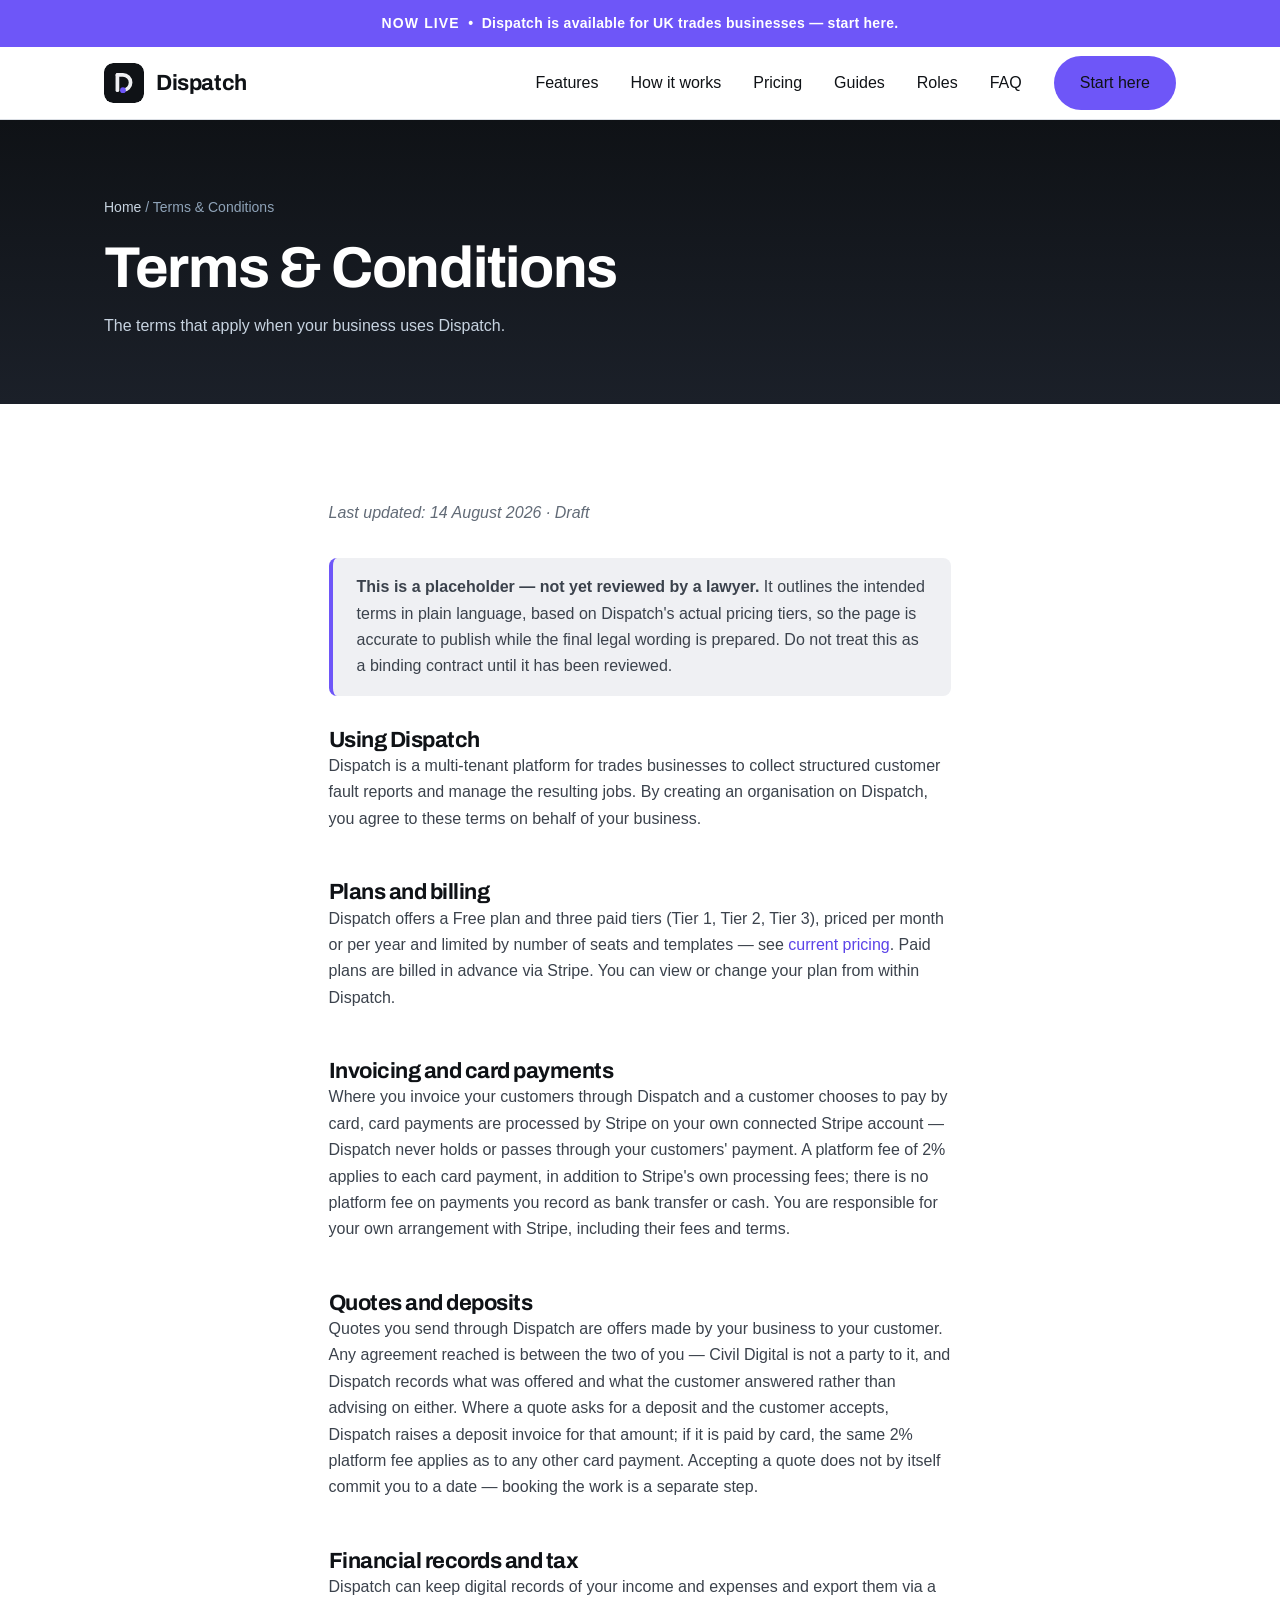
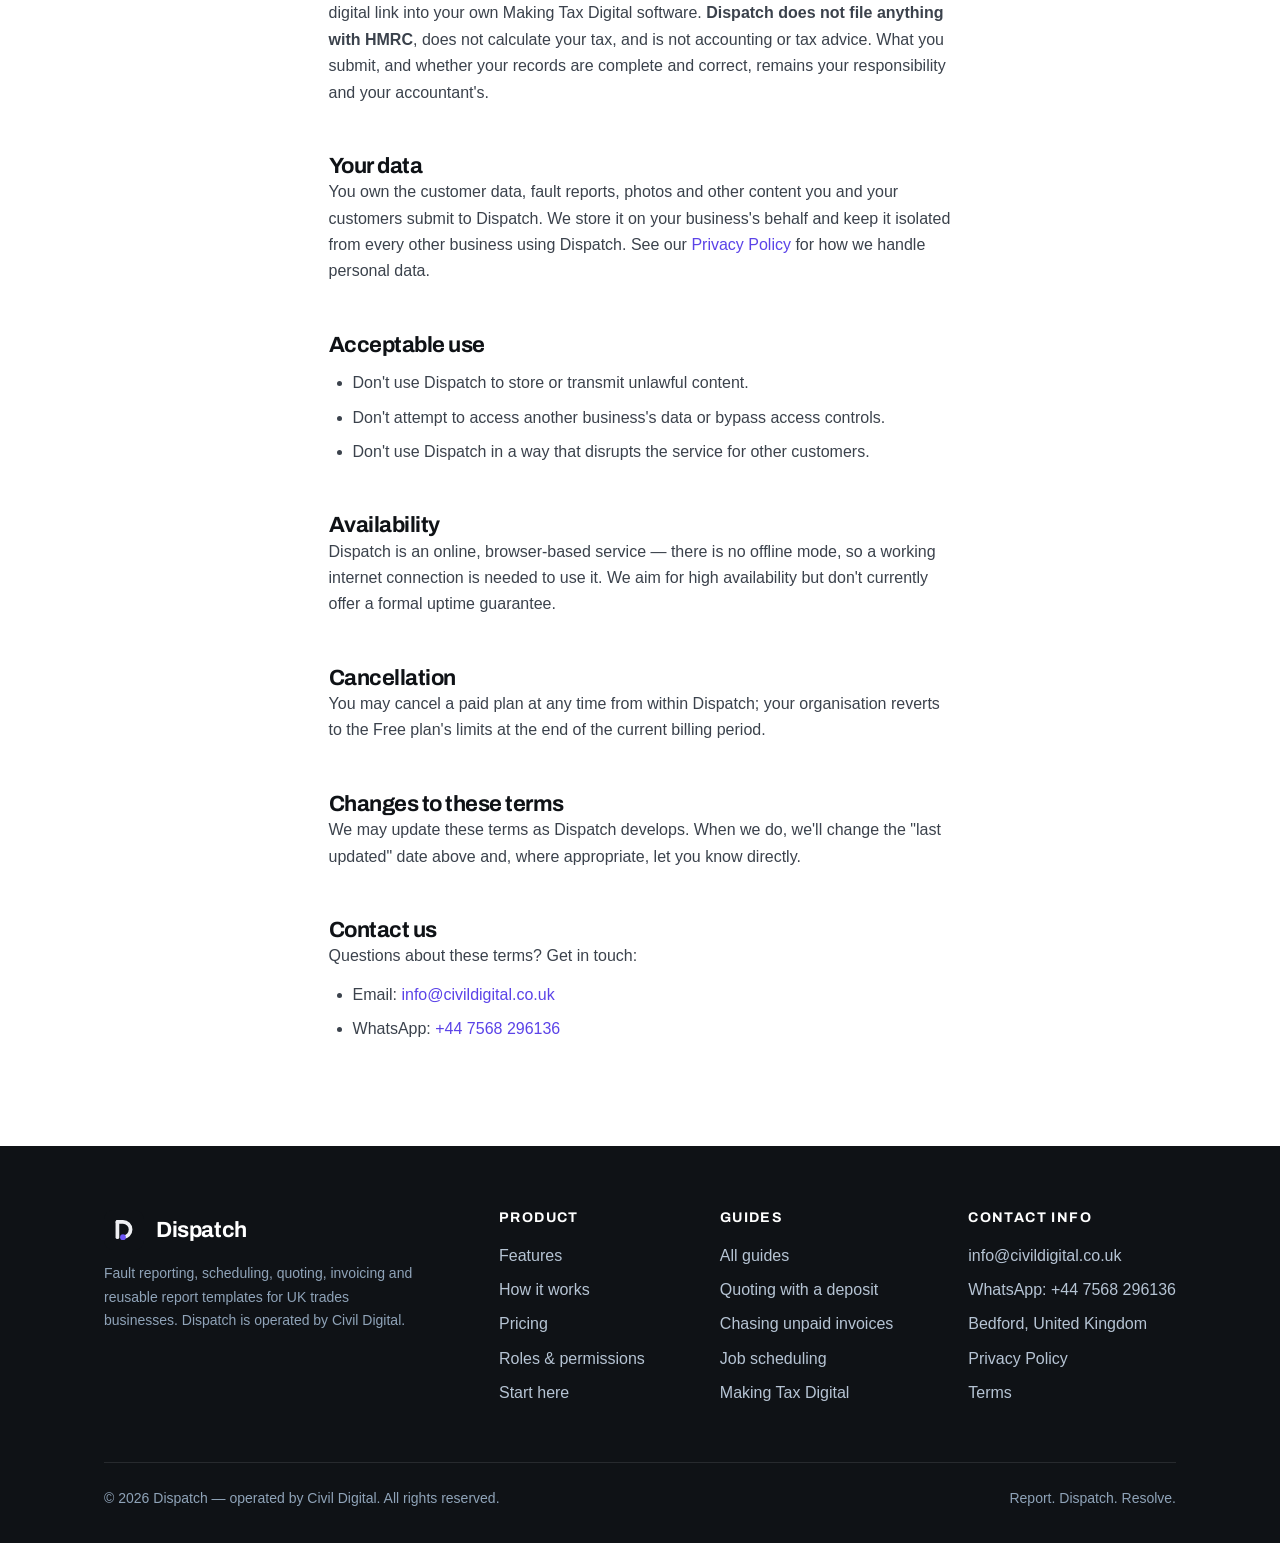
<file: terms/index.html>
<!DOCTYPE html>
<html lang="en-GB">
<head>
  <meta charset="UTF-8">
  <meta name="viewport" content="width=device-width, initial-scale=1.0">
  <title>Terms &amp; Conditions | Dispatch</title>
  <meta name="description" content="The terms governing use of the Dispatch fault-reporting and job-dispatch platform for trades businesses.">
  <link rel="canonical" href="https://dispatch.civildigital.co.uk/terms/">
  <meta name="theme-color" content="#0F1216">
  <meta name="robots" content="index,follow">

  <!-- Open Graph -->
  <meta property="og:type" content="website">
  <meta property="og:site_name" content="Dispatch">
  <meta property="og:locale" content="en_GB">
  <meta property="og:title" content="Terms &amp; Conditions | Dispatch">
  <meta property="og:description" content="The terms governing use of the Dispatch platform.">
  <meta property="og:url" content="https://dispatch.civildigital.co.uk/terms/">
  <meta property="og:image" content="https://dispatch.civildigital.co.uk/images/og-default.png">
  <meta property="og:image:type" content="image/png">
  <meta property="og:image:width" content="1200">
  <meta property="og:image:height" content="630">
  <meta property="og:image:alt" content="Dispatch — fault reporting and job dispatch software for trades">
  <meta name="twitter:card" content="summary_large_image">
  <meta name="twitter:title" content="Terms &amp; Conditions | Dispatch">
  <meta name="twitter:description" content="The terms governing use of the Dispatch platform.">
  <meta name="twitter:image" content="https://dispatch.civildigital.co.uk/images/og-default.png">
  <meta name="twitter:image:alt" content="Dispatch — fault reporting and job dispatch software for trades">

  <link rel="icon" href="/favicon.ico" sizes="32x32">
  <link rel="icon" href="/assets/brand/dispatch-logo.svg?v=2" type="image/svg+xml">
  <link rel="icon" href="/images/favicon.png?v=2" type="image/png" sizes="32x32">
  <link rel="apple-touch-icon" href="/images/apple-touch-icon.png?v=2">
  <link rel="stylesheet" href="/assets/css/styles.css">
  <script type="application/ld+json">
  {
    "@context": "https://schema.org",
    "@type": "BreadcrumbList",
    "itemListElement": [
      { "@type": "ListItem", "position": 1, "name": "Home", "item": "https://dispatch.civildigital.co.uk/" },
      { "@type": "ListItem", "position": 2, "name": "Terms & Conditions", "item": "https://dispatch.civildigital.co.uk/terms/" }
    ]
  }
  </script>
  <script type="application/ld+json">
  {
    "@context": "https://schema.org",
    "@type": "Organization",
    "@id": "https://dispatch.civildigital.co.uk/#organization",
    "name": "Civil Digital",
    "url": "https://civildigital.co.uk/",
    "logo": "https://dispatch.civildigital.co.uk/assets/brand/dispatch-logo.png",
    "email": "info@civildigital.co.uk",
    "telephone": "+44 7568 296136",
    "address": { "@type": "PostalAddress", "addressLocality": "Bedford", "addressCountry": "GB" },
    "sameAs": ["https://civildigital.co.uk/"]
  }
  </script>
</head>
<body>
  <a class="skip-link" href="#main">Skip to main content</a>

  <div class="banner">
    <strong>Now live</strong> &nbsp;&bull;&nbsp; Dispatch is available for UK trades businesses — start here.
  </div>

  <header class="site-header">
    <div class="container nav">
      <a class="brand" href="/" aria-label="Dispatch home">
        <img class="brand__mark" src="/assets/brand/dispatch-logo.svg" alt="" aria-hidden="true" width="40" height="40">
        <span class="brand__text">Dispatch</span>
      </a>
      <button class="nav__toggle" aria-expanded="false" aria-controls="primary-nav">
        <svg width="22" height="22" viewBox="0 0 24 24" fill="none" stroke="currentColor" stroke-width="2" aria-hidden="true"><line x1="3" y1="6" x2="21" y2="6"/><line x1="3" y1="12" x2="21" y2="12"/><line x1="3" y1="18" x2="21" y2="18"/></svg>
        <span class="visually-hidden">Menu</span>
      </button>
      <ul class="nav__links" id="primary-nav">
        <li><a href="/#features">Features</a></li>
        <li><a href="/#how">How it works</a></li>
        <li><a href="/#pricing">Pricing</a></li>
        <li><a href="/guides/">Guides</a></li>
        <li><a href="/roles/">Roles</a></li>
        <li><a href="/#faq">FAQ</a></li>
        <li class="nav__cta"><a class="btn btn--primary" href="https://app.dispatch.civildigital.co.uk">Start here</a></li>
      </ul>
    </div>
  </header>

  <main id="main">
    <div class="page-head">
      <div class="container">
        <p class="breadcrumb"><a href="/">Home</a> / Terms &amp; Conditions</p>
        <h1>Terms &amp; Conditions</h1>
        <p>The terms that apply when your business uses Dispatch.</p>
      </div>
    </div>

    <section class="section">
      <div class="container">
        <div class="prose">
          <p class="updated">Last updated: 14 August 2026 · Draft</p>

          <div class="callout">
            <strong>This is a placeholder — not yet reviewed by a lawyer.</strong> It outlines the intended terms in plain language, based on Dispatch's actual pricing tiers, so the page is accurate to publish while the final legal wording is prepared. Do not treat this as a binding contract until it has been reviewed.
          </div>

          <h2>Using Dispatch</h2>
          <p>Dispatch is a multi-tenant platform for trades businesses to collect structured customer fault reports and manage the resulting jobs. By creating an organisation on Dispatch, you agree to these terms on behalf of your business.</p>

          <h2>Plans and billing</h2>
          <p>Dispatch offers a Free plan and three paid tiers (Tier 1, Tier 2, Tier 3), priced per month or per year and limited by number of seats and templates — see <a href="/#pricing">current pricing</a>. Paid plans are billed in advance via Stripe. You can view or change your plan from within Dispatch.</p>

          <h2>Invoicing and card payments</h2>
          <p>Where you invoice your customers through Dispatch and a customer chooses to pay by card, card payments are processed by Stripe on your own connected Stripe account — Dispatch never holds or passes through your customers' payment. A platform fee of 2% applies to each card payment, in addition to Stripe's own processing fees; there is no platform fee on payments you record as bank transfer or cash. You are responsible for your own arrangement with Stripe, including their fees and terms.</p>

          <h2>Quotes and deposits</h2>
          <p>Quotes you send through Dispatch are offers made by your business to your customer. Any agreement reached is between the two of you — Civil Digital is not a party to it, and Dispatch records what was offered and what the customer answered rather than advising on either. Where a quote asks for a deposit and the customer accepts, Dispatch raises a deposit invoice for that amount; if it is paid by card, the same 2% platform fee applies as to any other card payment. Accepting a quote does not by itself commit you to a date — booking the work is a separate step.</p>

          <h2>Financial records and tax</h2>
          <p>Dispatch can keep digital records of your income and expenses and export them via a digital link into your own Making Tax Digital software. <strong>Dispatch does not file anything with HMRC</strong>, does not calculate your tax, and is not accounting or tax advice. What you submit, and whether your records are complete and correct, remains your responsibility and your accountant's.</p>

          <h2>Your data</h2>
          <p>You own the customer data, fault reports, photos and other content you and your customers submit to Dispatch. We store it on your business's behalf and keep it isolated from every other business using Dispatch. See our <a href="/privacy/">Privacy Policy</a> for how we handle personal data.</p>

          <h2>Acceptable use</h2>
          <ul>
            <li>Don't use Dispatch to store or transmit unlawful content.</li>
            <li>Don't attempt to access another business's data or bypass access controls.</li>
            <li>Don't use Dispatch in a way that disrupts the service for other customers.</li>
          </ul>

          <h2>Availability</h2>
          <p>Dispatch is an online, browser-based service — there is no offline mode, so a working internet connection is needed to use it. We aim for high availability but don't currently offer a formal uptime guarantee.</p>

          <h2>Cancellation</h2>
          <p>You may cancel a paid plan at any time from within Dispatch; your organisation reverts to the Free plan's limits at the end of the current billing period.</p>

          <h2>Changes to these terms</h2>
          <p>We may update these terms as Dispatch develops. When we do, we'll change the "last updated" date above and, where appropriate, let you know directly.</p>

          <h2>Contact us</h2>
          <p>Questions about these terms? Get in touch:</p>
          <ul>
            <li>Email: <a href="mailto:info@civildigital.co.uk">info@civildigital.co.uk</a></li>
            <li>WhatsApp: <a href="https://wa.me/447568296136">+44 7568 296136</a></li>
          </ul>
        </div>
      </div>
    </section>
  </main>

  <footer class="site-footer">
    <div class="container">
      <div class="footer-grid">
        <div class="footer-brand">
          <a class="brand" href="/">
            <img class="brand__mark" src="/assets/brand/dispatch-logo.svg" alt="" aria-hidden="true" width="36" height="36">
            <span class="brand__text">Dispatch</span>
          </a>
          <p>Fault reporting, scheduling, quoting, invoicing and reusable report templates for UK trades businesses. Dispatch is operated by Civil Digital.</p>
        </div>
        <nav aria-label="Product">
          <h2>Product</h2>
          <ul class="footer-links">
            <li><a href="/#features">Features</a></li>
            <li><a href="/#how">How it works</a></li>
            <li><a href="/#pricing">Pricing</a></li>
            <li><a href="/roles/">Roles &amp; permissions</a></li>
            <li><a href="https://app.dispatch.civildigital.co.uk">Start here</a></li>
          </ul>
        </nav>
        <nav aria-label="Guides">
          <h2>Guides</h2>
          <ul class="footer-links">
            <li><a href="/guides/">All guides</a></li>
            <li><a href="/guides/quoting-with-a-deposit/">Quoting with a deposit</a></li>
            <li><a href="/guides/chasing-unpaid-invoices/">Chasing unpaid invoices</a></li>
            <li><a href="/guides/job-scheduling-small-team/">Job scheduling</a></li>
            <li><a href="/guides/making-tax-digital-sole-trader/">Making Tax Digital</a></li>
          </ul>
        </nav>
        <div>
          <h2>Contact Info</h2>
          <ul class="footer-links">
            <li><a href="mailto:info@civildigital.co.uk">info@civildigital.co.uk</a></li>
            <li><a href="https://wa.me/447568296136">WhatsApp: +44 7568 296136</a></li>
            <li>Bedford, United Kingdom</li>
            <li><a href="/privacy/">Privacy Policy</a></li>
            <li><a href="/terms/">Terms</a></li>
          </ul>
        </div>
      </div>
      <div class="footer-bottom">
        <p>&copy; <span id="year">2026</span> Dispatch — operated by Civil Digital. All rights reserved.</p>
        <p>Report. Dispatch. Resolve.</p>
      </div>
    </div>
  </footer>

  <script src="/assets/js/main.js" defer></script>
</body>
</html>
</file>
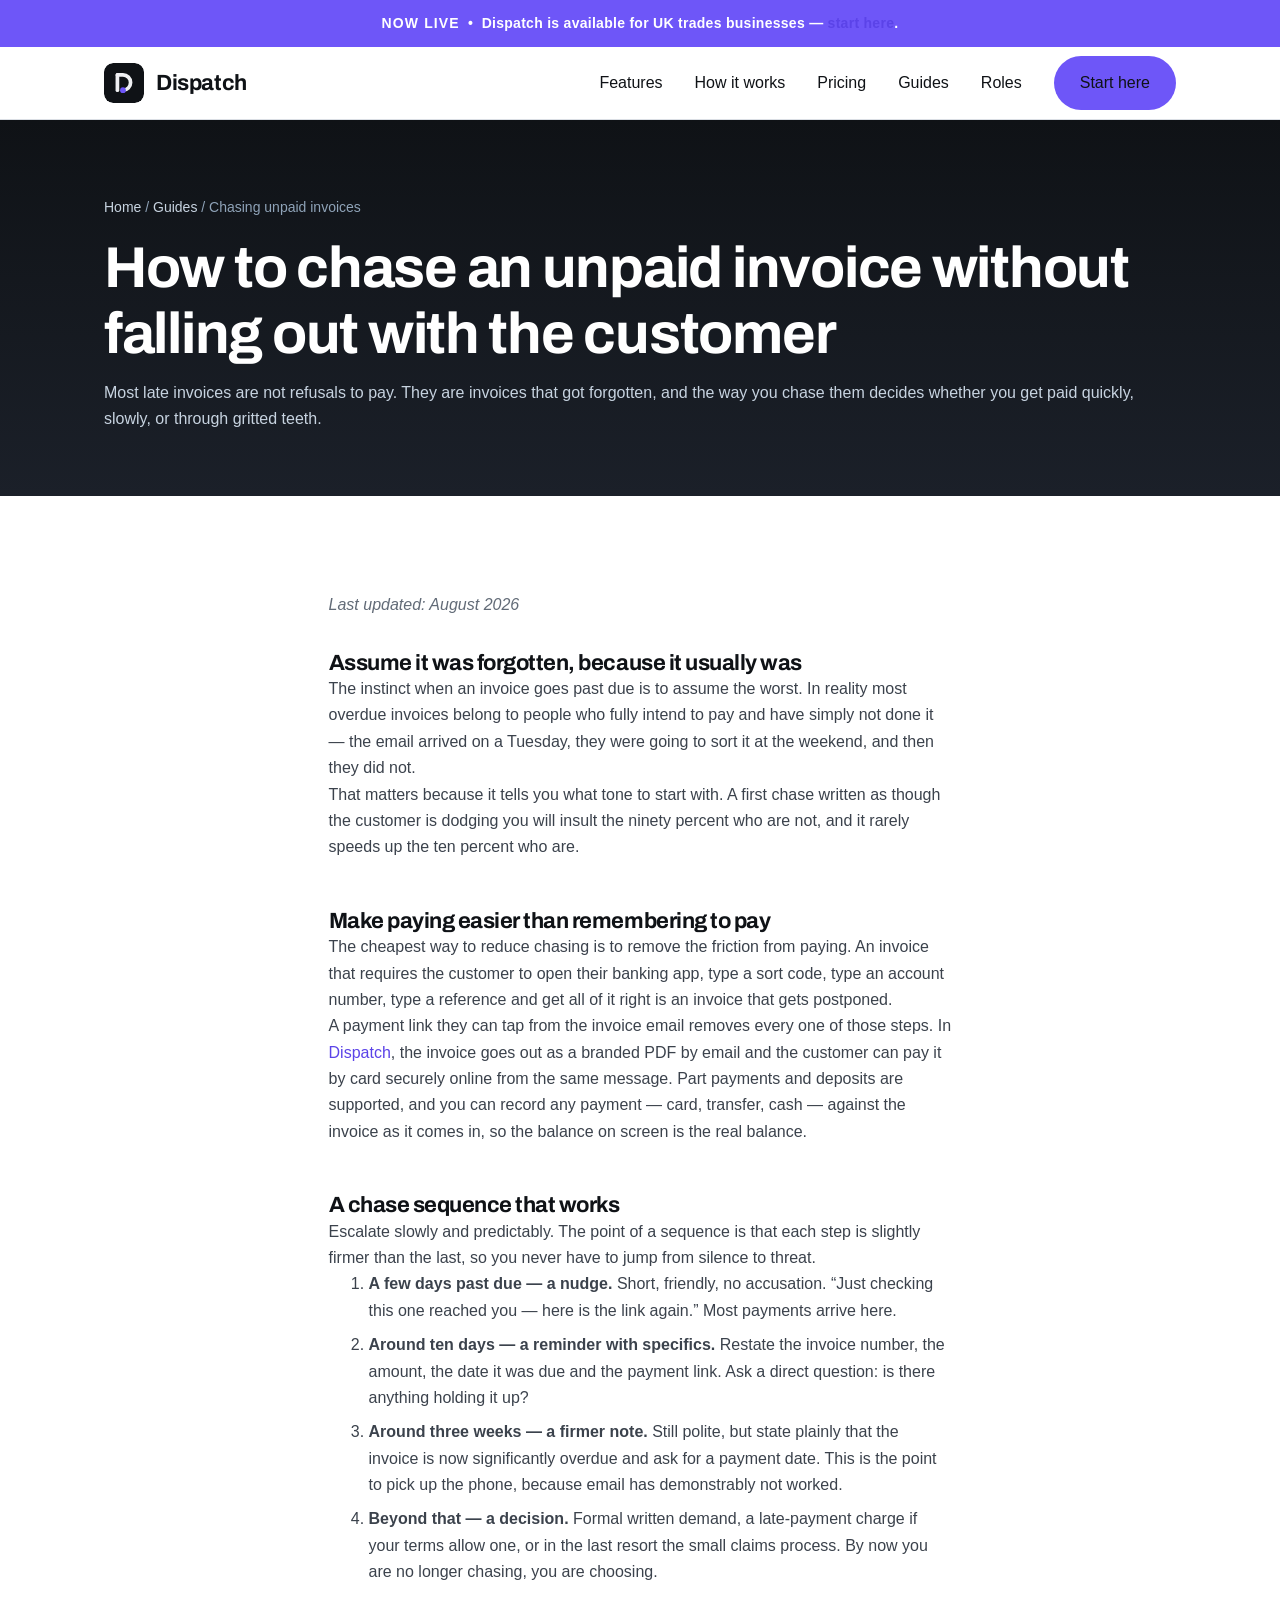
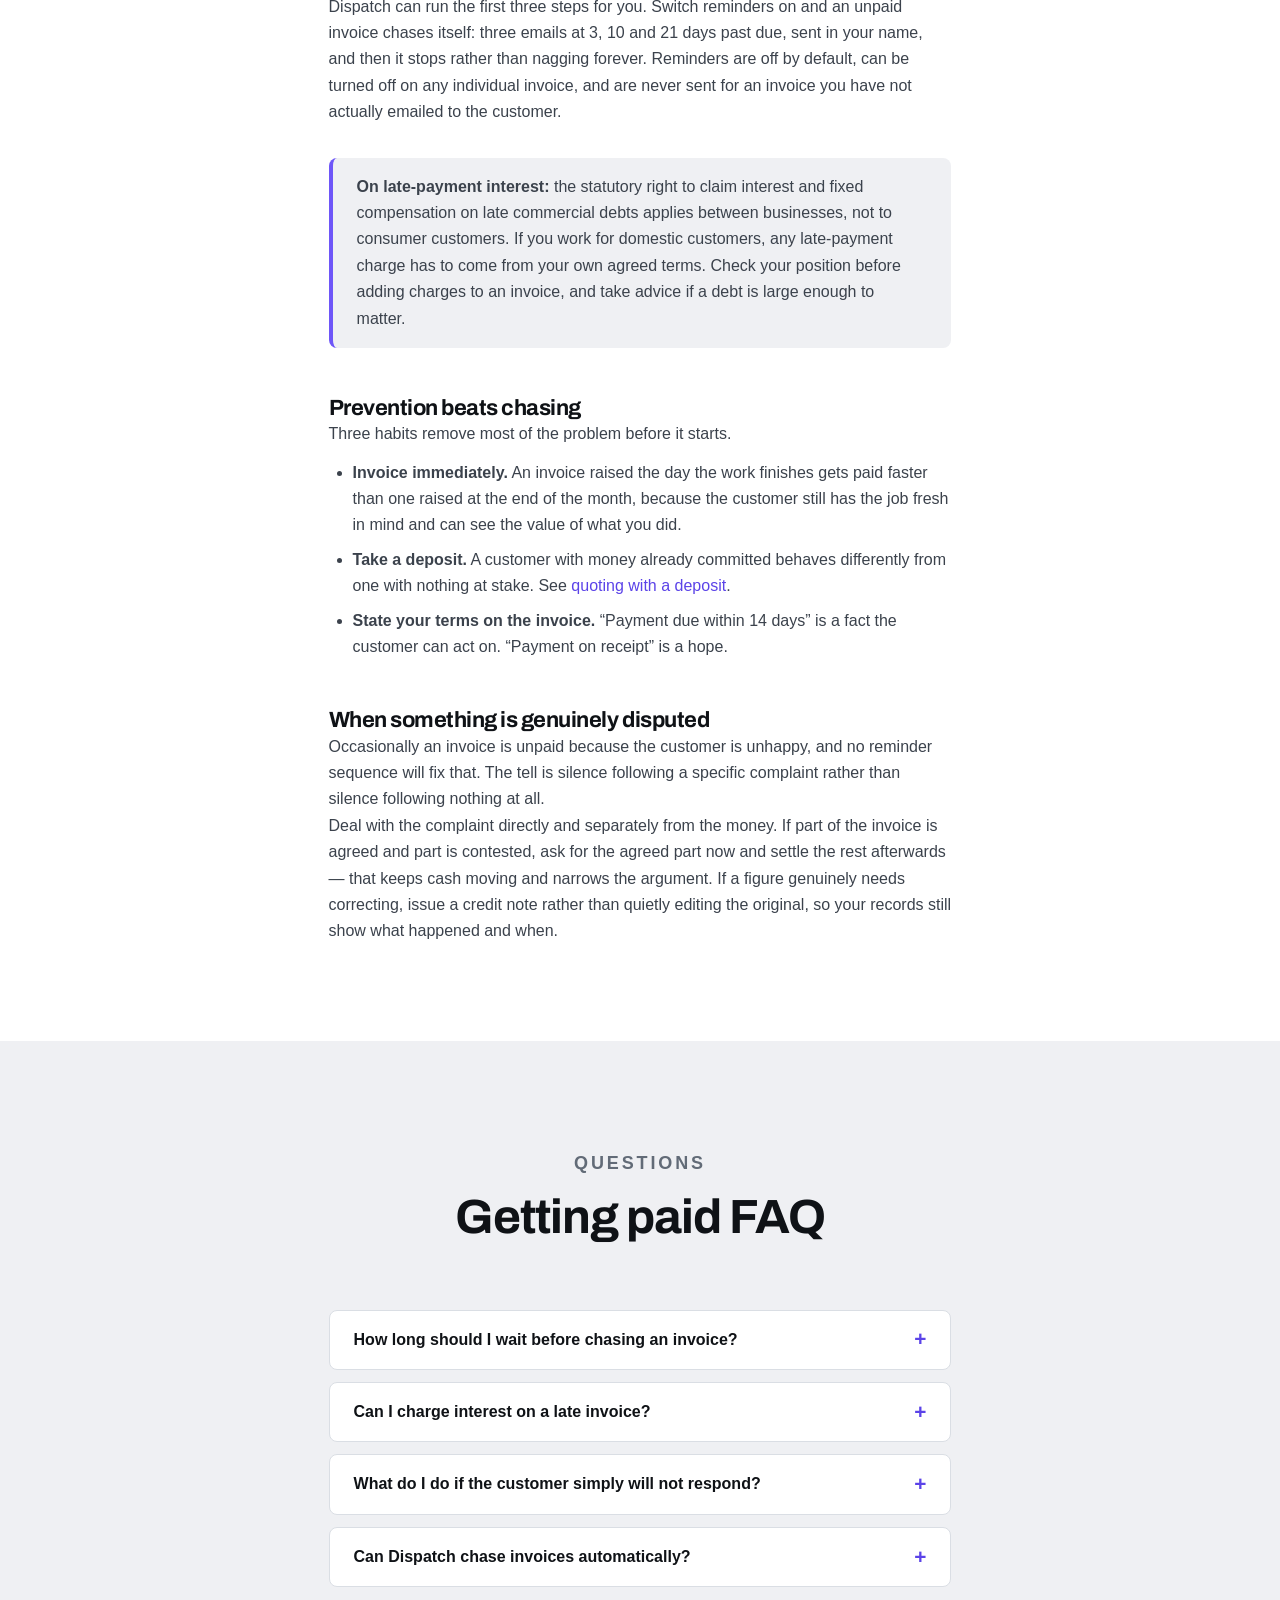
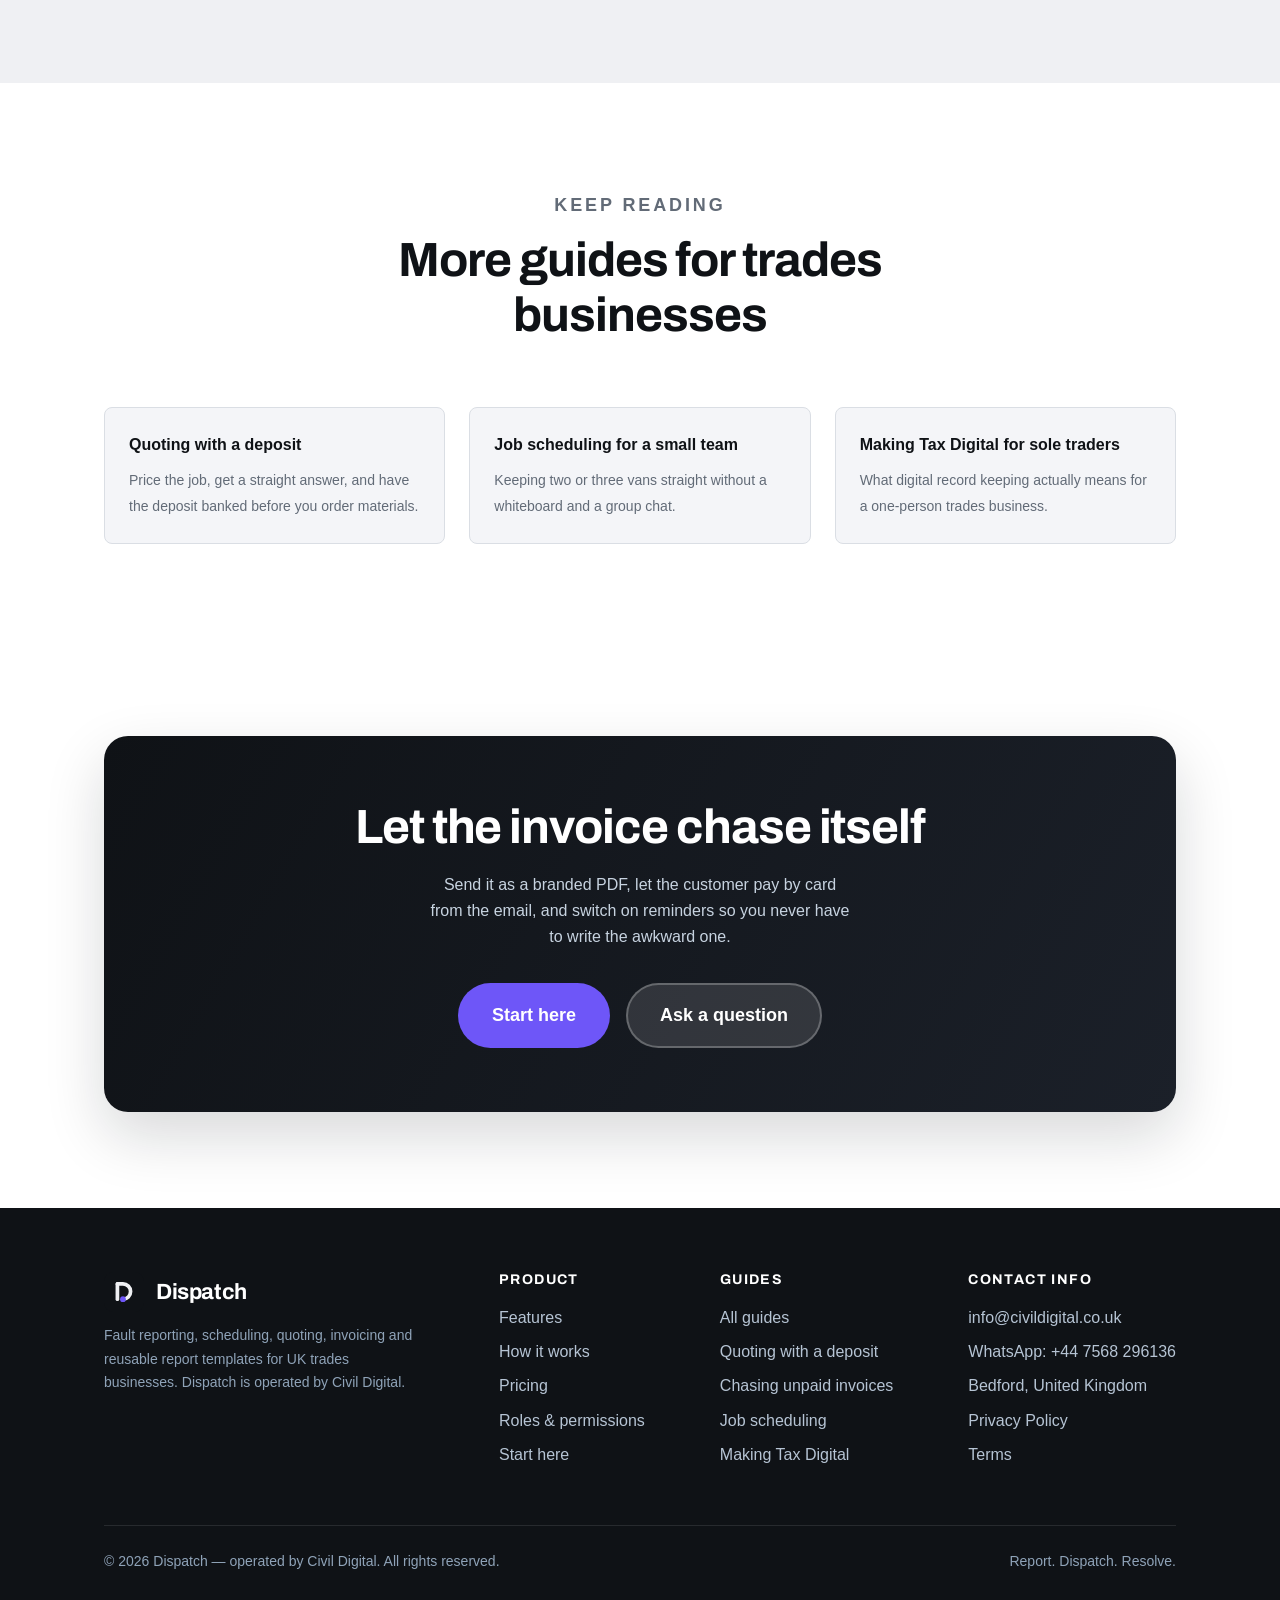
<file: guides/chasing-unpaid-invoices/index.html>
<!DOCTYPE html>
<html lang="en-GB">
<head>
  <meta charset="UTF-8">
  <meta name="viewport" content="width=device-width, initial-scale=1.0">
  <title>How to Chase an Unpaid Invoice: A Guide for Trades | Dispatch</title>
  <meta name="description" content="When to chase an overdue invoice, what to actually say, and how to make paying easy enough that most invoices never go late in the first place.">
  <link rel="canonical" href="https://dispatch.civildigital.co.uk/guides/chasing-unpaid-invoices/">
  <meta name="theme-color" content="#0F1216">
  <meta name="robots" content="index,follow">

  <!-- Open Graph -->
  <meta property="og:type" content="article">
  <meta property="og:site_name" content="Dispatch">
  <meta property="og:locale" content="en_GB">
  <meta property="og:title" content="How to Chase an Unpaid Invoice: A Guide for Trades | Dispatch">
  <meta property="og:description" content="When to chase, what to actually say, and how to make paying easy enough that most invoices never go overdue in the first place.">
  <meta property="og:url" content="https://dispatch.civildigital.co.uk/guides/chasing-unpaid-invoices/">
  <meta property="og:image" content="https://dispatch.civildigital.co.uk/images/og-default.png">
  <meta property="og:image:type" content="image/png">
  <meta property="og:image:width" content="1200">
  <meta property="og:image:height" content="630">
  <meta property="og:image:alt" content="Dispatch — job management software for trades">
  <meta name="twitter:card" content="summary_large_image">
  <meta name="twitter:title" content="How to Chase an Unpaid Invoice: A Guide for Trades | Dispatch">
  <meta name="twitter:description" content="When to chase, what to actually say, and how to make paying easy enough that most invoices never go overdue in the first place.">
  <meta name="twitter:image" content="https://dispatch.civildigital.co.uk/images/og-default.png">
  <meta name="twitter:image:alt" content="Dispatch — job management software for trades">

  <link rel="icon" href="/favicon.ico" sizes="32x32">
  <link rel="icon" href="/assets/brand/dispatch-logo.svg?v=2" type="image/svg+xml">
  <link rel="icon" href="/images/favicon.png?v=2" type="image/png" sizes="32x32">
  <link rel="apple-touch-icon" href="/images/apple-touch-icon.png?v=2">
  <link rel="stylesheet" href="/assets/css/styles.css">
  <script type="application/ld+json">
  {
    "@context": "https://schema.org",
    "@type": "BreadcrumbList",
    "itemListElement": [
      { "@type": "ListItem", "position": 1, "name": "Home", "item": "https://dispatch.civildigital.co.uk/" },
      { "@type": "ListItem", "position": 2, "name": "Guides", "item": "https://dispatch.civildigital.co.uk/guides/" },
      { "@type": "ListItem", "position": 3, "name": "Chasing unpaid invoices", "item": "https://dispatch.civildigital.co.uk/guides/chasing-unpaid-invoices/" }
    ]
  }
  </script>
  <script type="application/ld+json">
  {
    "@context": "https://schema.org",
    "@type": "Article",
    "headline": "How to chase an unpaid invoice without falling out with the customer",
    "description": "When to chase an overdue invoice, what to actually say, and how to make paying easy enough that most invoices never go late in the first place.",
    "datePublished": "2026-08-20",
    "dateModified": "2026-08-20",
    "author": { "@id": "https://dispatch.civildigital.co.uk/#organization" },
    "publisher": { "@id": "https://dispatch.civildigital.co.uk/#organization" },
    "image": "https://dispatch.civildigital.co.uk/images/og-default.png",
    "mainEntityOfPage": "https://dispatch.civildigital.co.uk/guides/chasing-unpaid-invoices/"
  }
  </script>
  <script type="application/ld+json">
  {
    "@context": "https://schema.org",
    "@type": "FAQPage",
    "mainEntity": [
      { "@type": "Question", "name": "How long should I wait before chasing an invoice?",
        "acceptedAnswer": { "@type": "Answer", "text": "Chase a few days after the due date, not before. Chasing early irritates customers who were always going to pay, and waiting weeks lets the invoice slide down their pile. A short, friendly nudge at three to five days past due recovers the majority of late payments." } },
      { "@type": "Question", "name": "Can I charge interest on a late invoice?",
        "acceptedAnswer": { "@type": "Answer", "text": "Between businesses there is a statutory right to claim interest and fixed compensation on late commercial debts. That right does not extend to consumer customers, so for domestic work any late-payment charge has to come from terms you agreed with the customer up front. Check your position before adding charges, and take advice on anything substantial." } },
      { "@type": "Question", "name": "What do I do if the customer simply will not respond?",
        "acceptedAnswer": { "@type": "Answer", "text": "Escalate in writing, keep every message, and give a clear deadline and payment date request. If that fails, your options are a formal letter before action, a debt recovery service, or the small claims process. Keeping a clean record of the job, the invoice and every reminder sent makes all three considerably easier." } },
      { "@type": "Question", "name": "Can Dispatch chase invoices automatically?",
        "acceptedAnswer": { "@type": "Answer", "text": "Yes. Switch reminders on and Dispatch sends three emails at 3, 10 and 21 days past due, in your name, then stops. Reminders are off by default, can be turned off for any individual invoice, and are never sent for an invoice you have not emailed to the customer." } }
    ]
  }
  </script>
  <script type="application/ld+json">
  {
    "@context": "https://schema.org",
    "@type": "Organization",
    "@id": "https://dispatch.civildigital.co.uk/#organization",
    "name": "Civil Digital",
    "url": "https://civildigital.co.uk/",
    "logo": "https://dispatch.civildigital.co.uk/assets/brand/dispatch-logo.png",
    "email": "info@civildigital.co.uk",
    "telephone": "+44 7568 296136",
    "address": { "@type": "PostalAddress", "addressLocality": "Bedford", "addressCountry": "GB" },
    "sameAs": ["https://civildigital.co.uk/"]
  }
  </script>
</head>
<body>
  <a class="skip-link" href="#main">Skip to main content</a>

  <div class="banner">
    <strong>Now live</strong> &nbsp;&bull;&nbsp; Dispatch is available for UK trades businesses — <a href="https://app.dispatch.civildigital.co.uk">start here</a>.
  </div>

  <header class="site-header">
    <div class="container nav">
      <a class="brand" href="/" aria-label="Dispatch home">
        <img class="brand__mark" src="/assets/brand/dispatch-logo.svg" alt="" aria-hidden="true" width="40" height="40">
        <span class="brand__text">Dispatch</span>
      </a>
      <button class="nav__toggle" aria-expanded="false" aria-controls="primary-nav">
        <svg width="22" height="22" viewBox="0 0 24 24" fill="none" stroke="currentColor" stroke-width="2" aria-hidden="true"><line x1="3" y1="6" x2="21" y2="6"/><line x1="3" y1="12" x2="21" y2="12"/><line x1="3" y1="18" x2="21" y2="18"/></svg>
        <span class="visually-hidden">Menu</span>
      </button>
      <ul class="nav__links" id="primary-nav">
        <li><a href="/#features">Features</a></li>
        <li><a href="/#how">How it works</a></li>
        <li><a href="/#pricing">Pricing</a></li>
        <li><a href="/guides/">Guides</a></li>
        <li><a href="/roles/">Roles</a></li>
        <li class="nav__cta"><a class="btn btn--primary" href="https://app.dispatch.civildigital.co.uk">Start here</a></li>
      </ul>
    </div>
  </header>

  <main id="main">
    <div class="page-head">
      <div class="container">
        <p class="breadcrumb"><a href="/">Home</a> / <a href="/guides/">Guides</a> / Chasing unpaid invoices</p>
        <h1>How to chase an unpaid invoice without falling out with the customer</h1>
        <p>Most late invoices are not refusals to pay. They are invoices that got forgotten, and the way you chase them decides whether you get paid quickly, slowly, or through gritted teeth.</p>
      </div>
    </div>

    <section class="section">
      <div class="container">
        <div class="prose">
          <p class="updated">Last updated: August 2026</p>

          <h2>Assume it was forgotten, because it usually was</h2>
          <p>The instinct when an invoice goes past due is to assume the worst. In reality most overdue invoices belong to people who fully intend to pay and have simply not done it &mdash; the email arrived on a Tuesday, they were going to sort it at the weekend, and then they did not.</p>
          <p>That matters because it tells you what tone to start with. A first chase written as though the customer is dodging you will insult the ninety percent who are not, and it rarely speeds up the ten percent who are.</p>

          <h2>Make paying easier than remembering to pay</h2>
          <p>The cheapest way to reduce chasing is to remove the friction from paying. An invoice that requires the customer to open their banking app, type a sort code, type an account number, type a reference and get all of it right is an invoice that gets postponed.</p>
          <p>A payment link they can tap from the invoice email removes every one of those steps. In <a href="/#features">Dispatch</a>, the invoice goes out as a branded PDF by email and the customer can pay it by card securely online from the same message. Part payments and deposits are supported, and you can record any payment &mdash; card, transfer, cash &mdash; against the invoice as it comes in, so the balance on screen is the real balance.</p>

          <h2>A chase sequence that works</h2>
          <p>Escalate slowly and predictably. The point of a sequence is that each step is slightly firmer than the last, so you never have to jump from silence to threat.</p>
          <ol>
            <li><strong>A few days past due &mdash; a nudge.</strong> Short, friendly, no accusation. &ldquo;Just checking this one reached you &mdash; here is the link again.&rdquo; Most payments arrive here.</li>
            <li><strong>Around ten days &mdash; a reminder with specifics.</strong> Restate the invoice number, the amount, the date it was due and the payment link. Ask a direct question: is there anything holding it up?</li>
            <li><strong>Around three weeks &mdash; a firmer note.</strong> Still polite, but state plainly that the invoice is now significantly overdue and ask for a payment date. This is the point to pick up the phone, because email has demonstrably not worked.</li>
            <li><strong>Beyond that &mdash; a decision.</strong> Formal written demand, a late-payment charge if your terms allow one, or in the last resort the small claims process. By now you are no longer chasing, you are choosing.</li>
          </ol>
          <p>Dispatch can run the first three steps for you. Switch reminders on and an unpaid invoice chases itself: three emails at 3, 10 and 21 days past due, sent in your name, and then it stops rather than nagging forever. Reminders are off by default, can be turned off on any individual invoice, and are never sent for an invoice you have not actually emailed to the customer.</p>

          <div class="callout">
            <p><strong>On late-payment interest:</strong> the statutory right to claim interest and fixed compensation on late commercial debts applies between businesses, not to consumer customers. If you work for domestic customers, any late-payment charge has to come from your own agreed terms. Check your position before adding charges to an invoice, and take advice if a debt is large enough to matter.</p>
          </div>

          <h2>Prevention beats chasing</h2>
          <p>Three habits remove most of the problem before it starts.</p>
          <ul>
            <li><strong>Invoice immediately.</strong> An invoice raised the day the work finishes gets paid faster than one raised at the end of the month, because the customer still has the job fresh in mind and can see the value of what you did.</li>
            <li><strong>Take a deposit.</strong> A customer with money already committed behaves differently from one with nothing at stake. See <a href="/guides/quoting-with-a-deposit/">quoting with a deposit</a>.</li>
            <li><strong>State your terms on the invoice.</strong> &ldquo;Payment due within 14 days&rdquo; is a fact the customer can act on. &ldquo;Payment on receipt&rdquo; is a hope.</li>
          </ul>

          <h2>When something is genuinely disputed</h2>
          <p>Occasionally an invoice is unpaid because the customer is unhappy, and no reminder sequence will fix that. The tell is silence following a specific complaint rather than silence following nothing at all.</p>
          <p>Deal with the complaint directly and separately from the money. If part of the invoice is agreed and part is contested, ask for the agreed part now and settle the rest afterwards &mdash; that keeps cash moving and narrows the argument. If a figure genuinely needs correcting, issue a credit note rather than quietly editing the original, so your records still show what happened and when.</p>
        </div>
      </div>
    </section>

    <section class="section section--tint" aria-labelledby="faq-h">
      <div class="container">
        <div class="section-head">
          <p class="eyebrow">Questions</p>
          <h2 id="faq-h">Getting paid FAQ</h2>
        </div>
        <div class="faq">
          <details>
            <summary>How long should I wait before chasing an invoice?</summary>
            <p>Chase a few days after the due date, not before. Chasing early irritates customers who were always going to pay, and waiting weeks lets the invoice slide down their pile. A short, friendly nudge at three to five days past due recovers the majority of late payments.</p>
          </details>
          <details>
            <summary>Can I charge interest on a late invoice?</summary>
            <p>Between businesses there is a statutory right to claim interest and fixed compensation on late commercial debts. That right does not extend to consumer customers, so for domestic work any late-payment charge has to come from terms you agreed with the customer up front. Check your position before adding charges, and take advice on anything substantial.</p>
          </details>
          <details>
            <summary>What do I do if the customer simply will not respond?</summary>
            <p>Escalate in writing, keep every message, and give a clear deadline and payment date request. If that fails, your options are a formal letter before action, a debt recovery service, or the small claims process. Keeping a clean record of the job, the invoice and every reminder sent makes all three considerably easier.</p>
          </details>
          <details>
            <summary>Can Dispatch chase invoices automatically?</summary>
            <p>Yes. Switch reminders on and Dispatch sends three emails at 3, 10 and 21 days past due, in your name, then stops. Reminders are off by default, can be turned off for any individual invoice, and are never sent for an invoice you have not emailed to the customer.</p>
          </details>
        </div>
      </div>
    </section>

    <section class="section" aria-labelledby="related-h">
      <div class="container">
        <div class="section-head">
          <p class="eyebrow">Keep reading</p>
          <h2 id="related-h">More guides for trades businesses</h2>
        </div>
        <div class="link-grid">
          <a class="link-card" href="/guides/quoting-with-a-deposit/">
            <span class="link-card__title">Quoting with a deposit</span>
            <span class="link-card__desc">Price the job, get a straight answer, and have the deposit banked before you order materials.</span>
          </a>
          <a class="link-card" href="/guides/job-scheduling-small-team/">
            <span class="link-card__title">Job scheduling for a small team</span>
            <span class="link-card__desc">Keeping two or three vans straight without a whiteboard and a group chat.</span>
          </a>
          <a class="link-card" href="/guides/making-tax-digital-sole-trader/">
            <span class="link-card__title">Making Tax Digital for sole traders</span>
            <span class="link-card__desc">What digital record keeping actually means for a one-person trades business.</span>
          </a>
        </div>
      </div>
    </section>

    <section class="section" id="trial" aria-labelledby="trial-h">
      <div class="container">
        <div class="cta">
          <h2 id="trial-h">Let the invoice chase itself</h2>
          <p>Send it as a branded PDF, let the customer pay by card from the email, and switch on reminders so you never have to write the awkward one.</p>
          <div class="cta__actions">
            <a class="btn btn--primary btn--lg" href="https://app.dispatch.civildigital.co.uk">Start here</a>
            <a class="btn btn--ghost btn--lg" href="mailto:info@civildigital.co.uk">Ask a question</a>
          </div>
        </div>
      </div>
    </section>
  </main>

  <footer class="site-footer">
    <div class="container">
      <div class="footer-grid">
        <div class="footer-brand">
          <a class="brand" href="/">
            <img class="brand__mark" src="/assets/brand/dispatch-logo.svg" alt="" aria-hidden="true" width="36" height="36">
            <span class="brand__text">Dispatch</span>
          </a>
          <p>Fault reporting, scheduling, quoting, invoicing and reusable report templates for UK trades businesses. Dispatch is operated by Civil Digital.</p>
        </div>
        <nav aria-label="Product">
          <h2>Product</h2>
          <ul class="footer-links">
            <li><a href="/#features">Features</a></li>
            <li><a href="/#how">How it works</a></li>
            <li><a href="/#pricing">Pricing</a></li>
            <li><a href="/roles/">Roles &amp; permissions</a></li>
            <li><a href="https://app.dispatch.civildigital.co.uk">Start here</a></li>
          </ul>
        </nav>
        <nav aria-label="Guides">
          <h2>Guides</h2>
          <ul class="footer-links">
            <li><a href="/guides/">All guides</a></li>
            <li><a href="/guides/quoting-with-a-deposit/">Quoting with a deposit</a></li>
            <li><a href="/guides/chasing-unpaid-invoices/">Chasing unpaid invoices</a></li>
            <li><a href="/guides/job-scheduling-small-team/">Job scheduling</a></li>
            <li><a href="/guides/making-tax-digital-sole-trader/">Making Tax Digital</a></li>
          </ul>
        </nav>
        <div>
          <h2>Contact Info</h2>
          <ul class="footer-links">
            <li><a href="mailto:info@civildigital.co.uk">info@civildigital.co.uk</a></li>
            <li><a href="https://wa.me/447568296136">WhatsApp: +44 7568 296136</a></li>
            <li>Bedford, United Kingdom</li>
            <li><a href="/privacy/">Privacy Policy</a></li>
            <li><a href="/terms/">Terms</a></li>
          </ul>
        </div>
      </div>
      <div class="footer-bottom">
        <p>&copy; <span id="year">2026</span> Dispatch — operated by Civil Digital. All rights reserved.</p>
        <p>Report. Dispatch. Resolve.</p>
      </div>
    </div>
  </footer>

  <script src="/assets/js/main.js" defer></script>
</body>
</html>
</file>
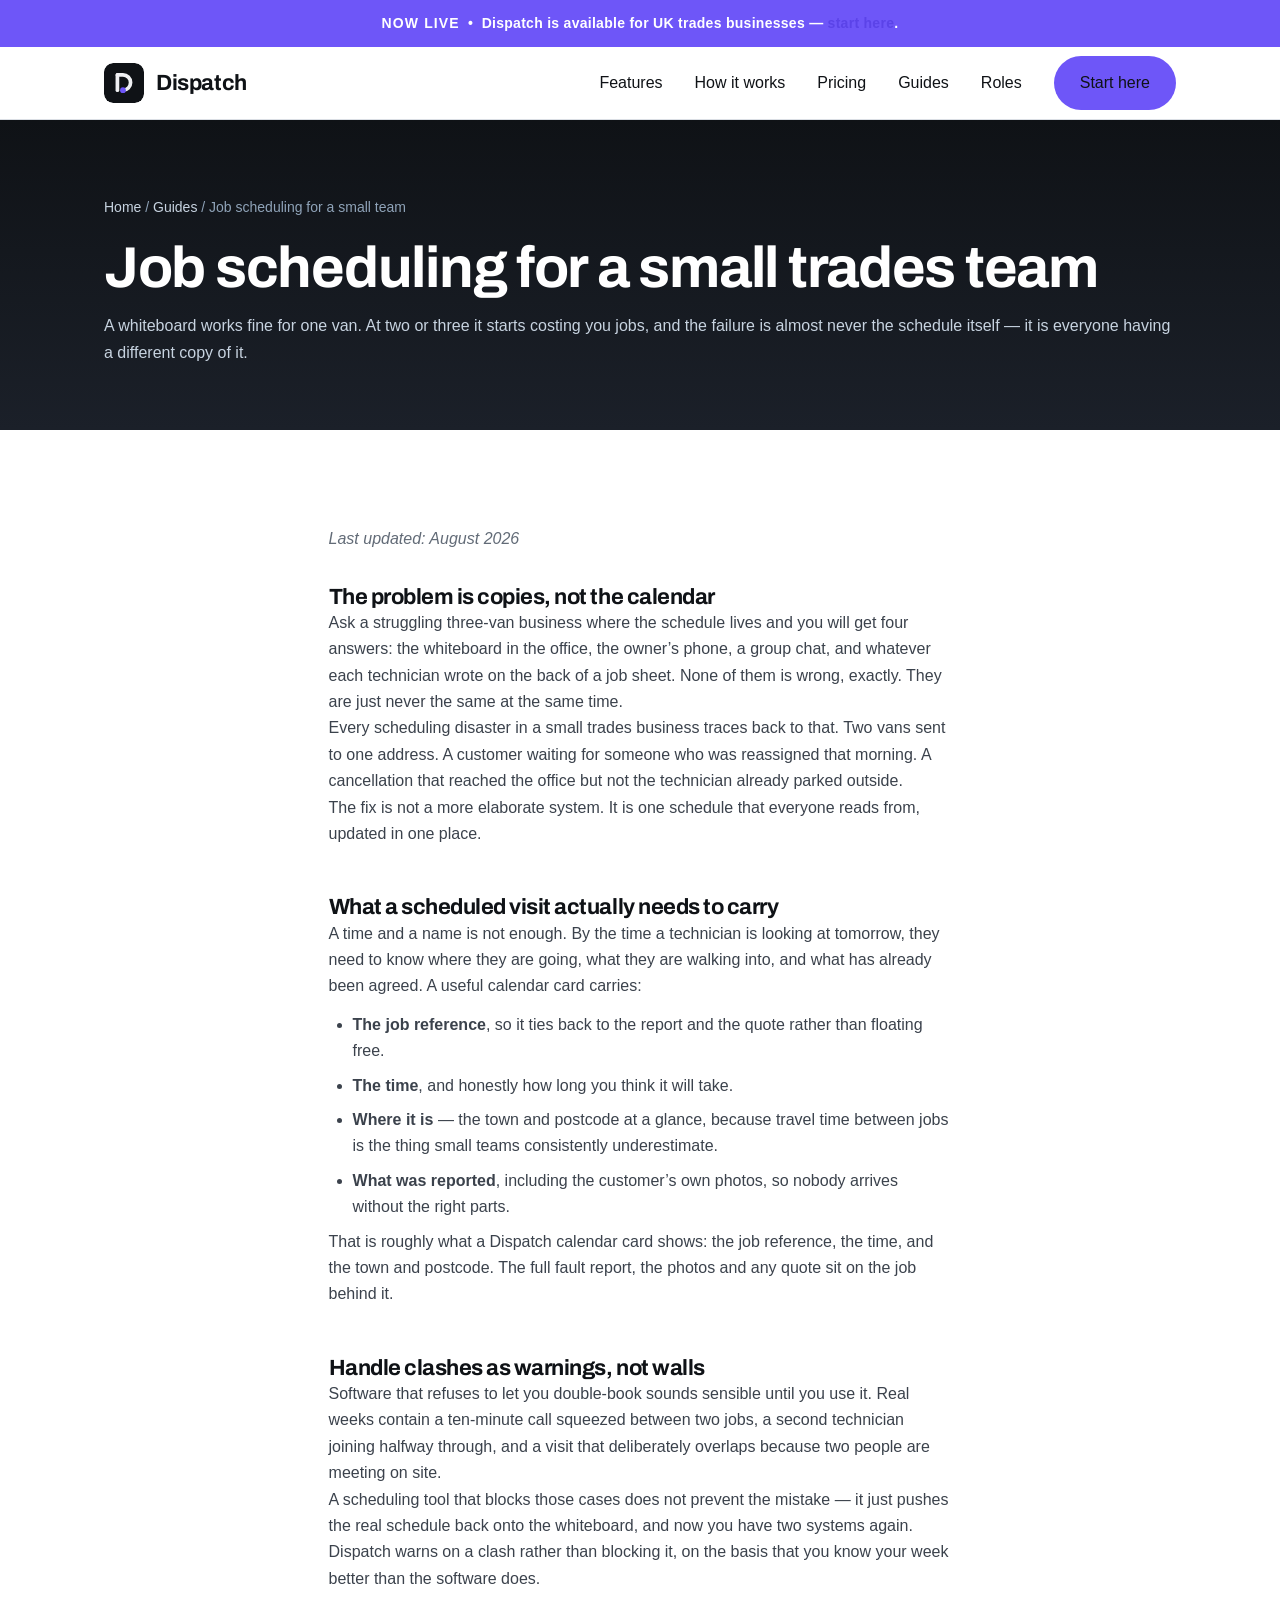
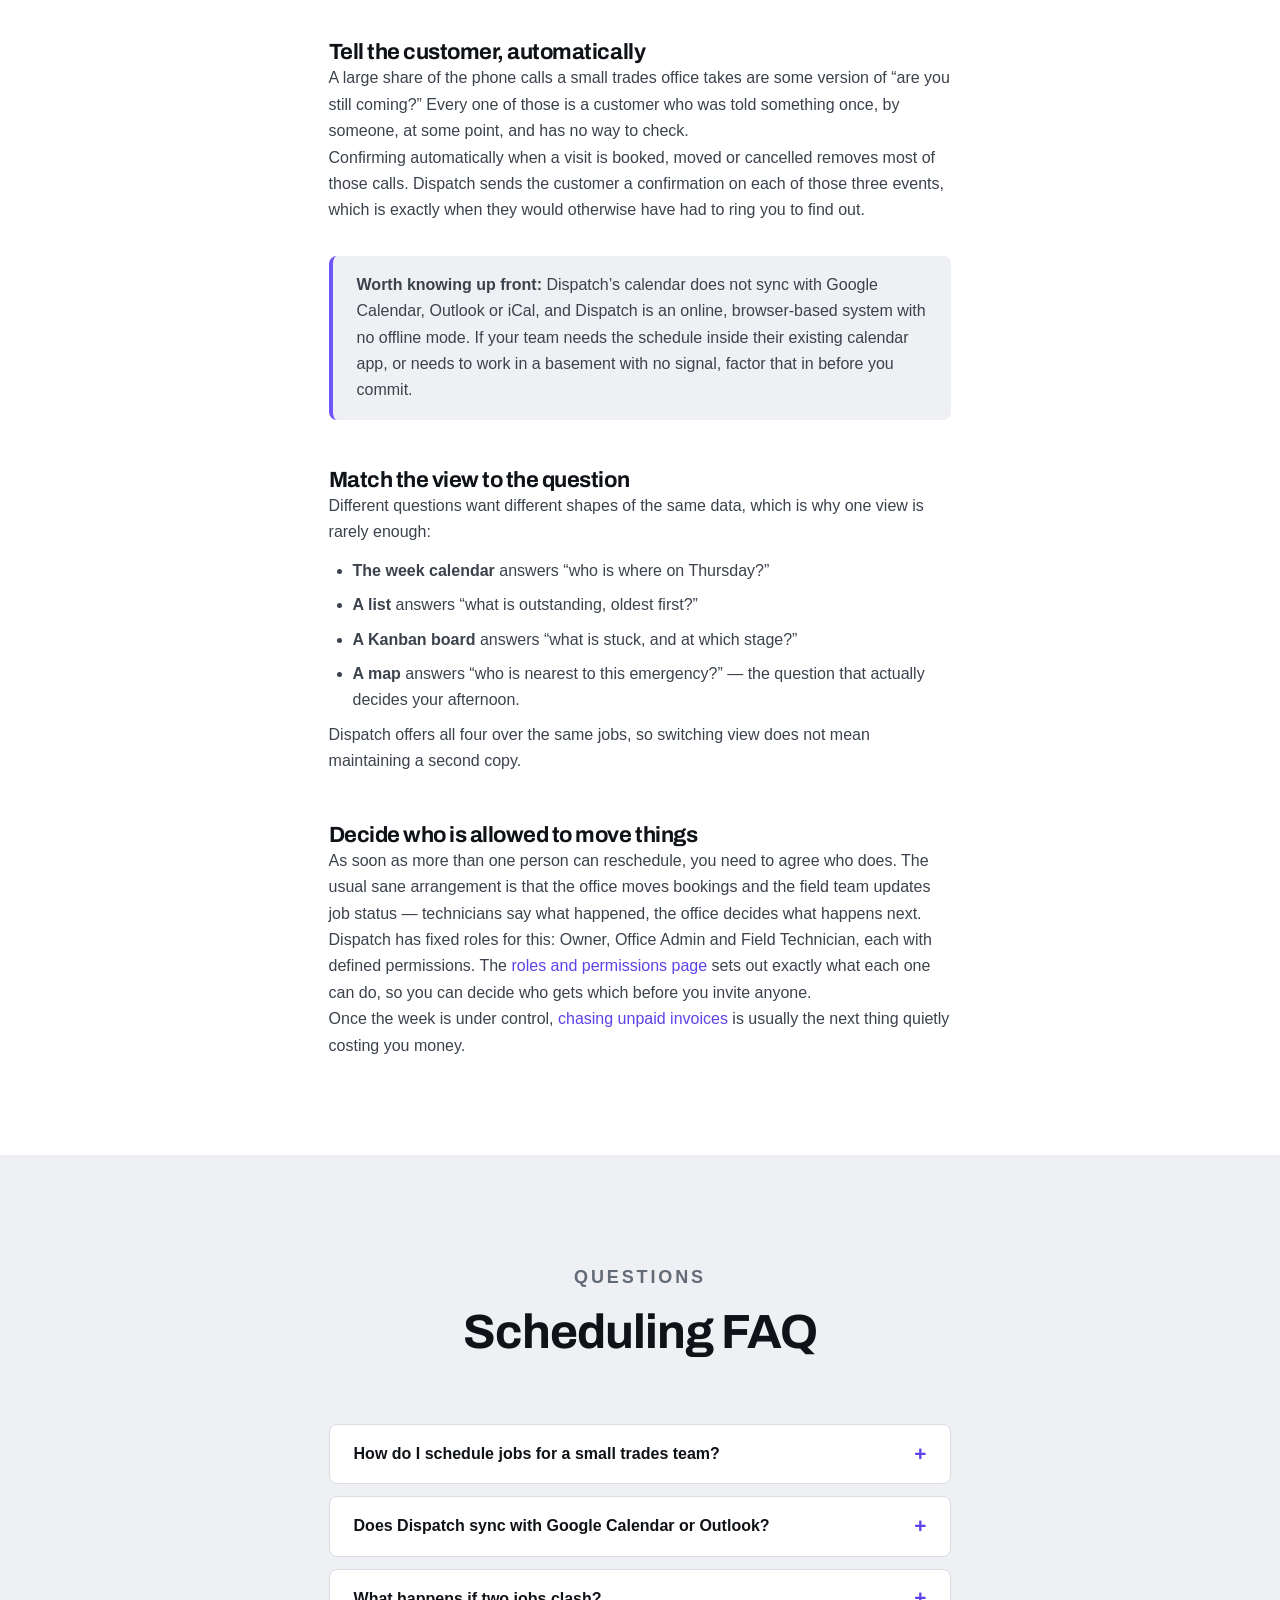
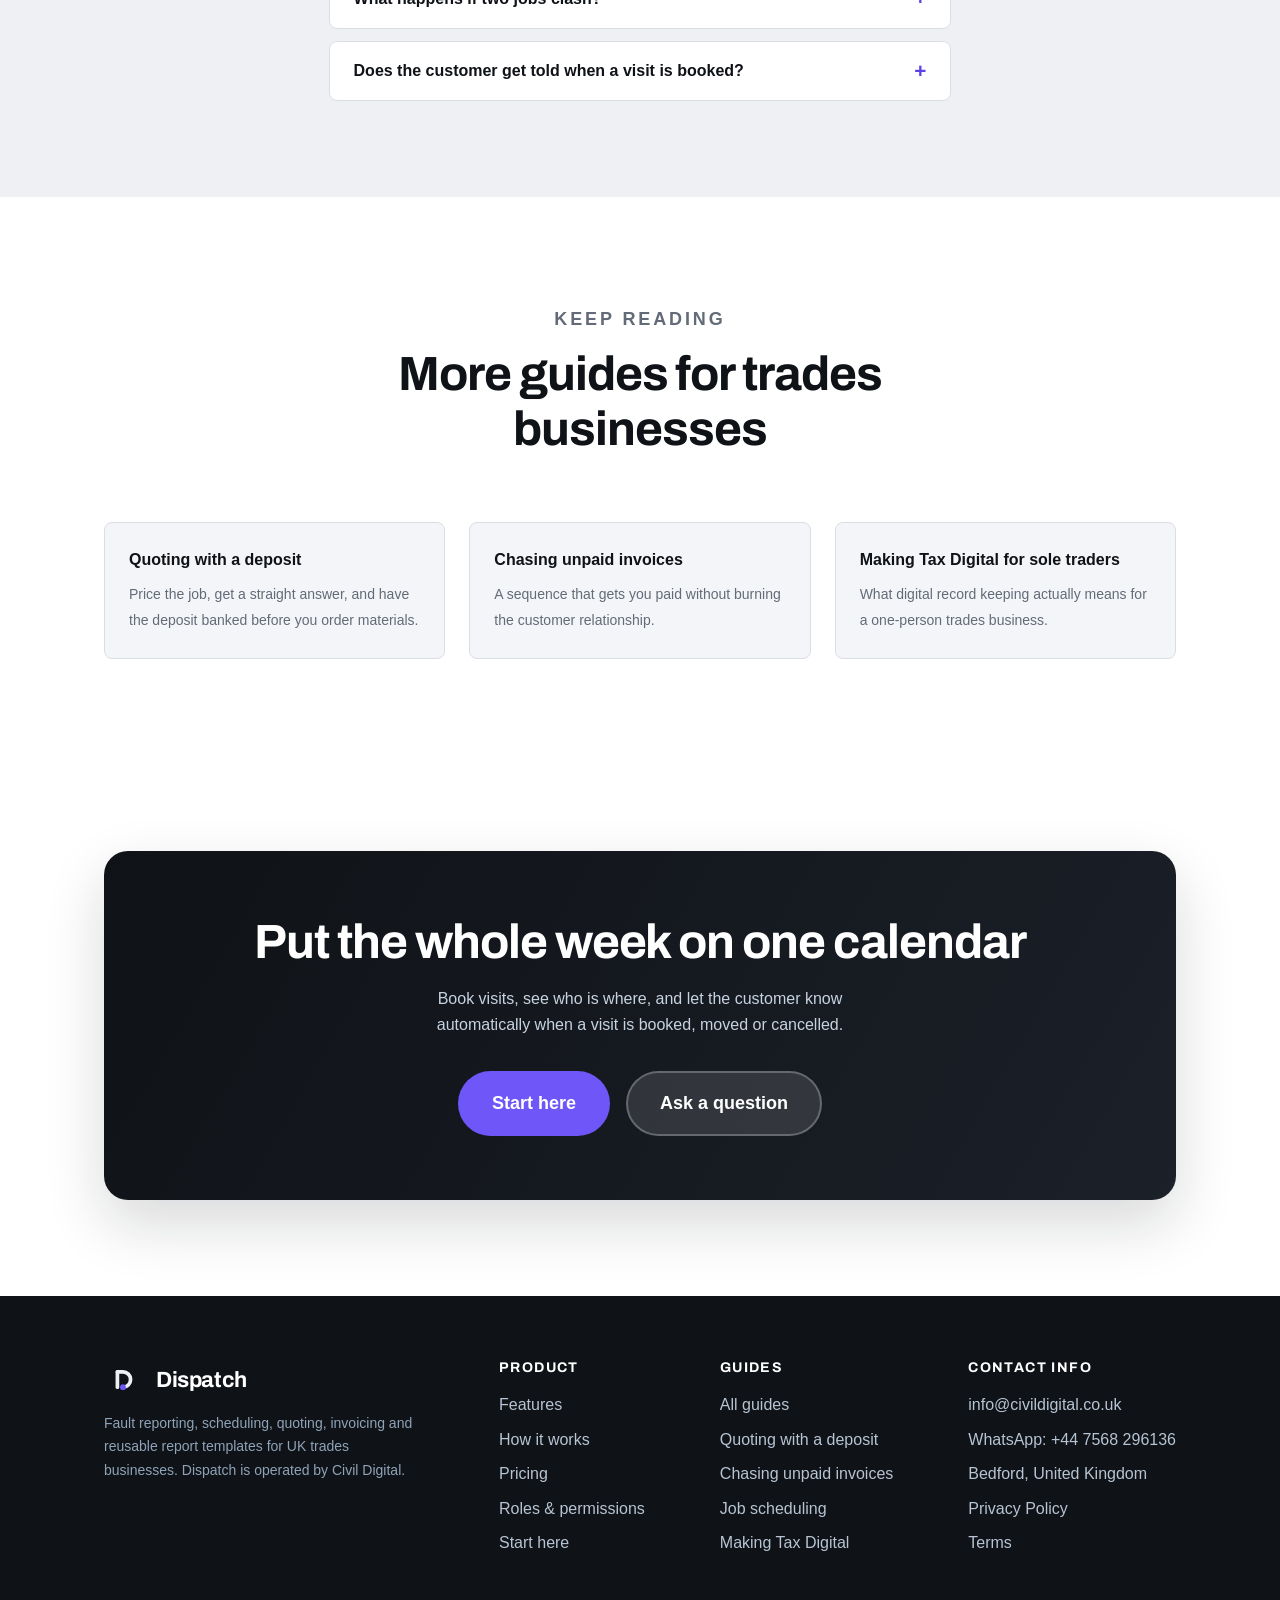
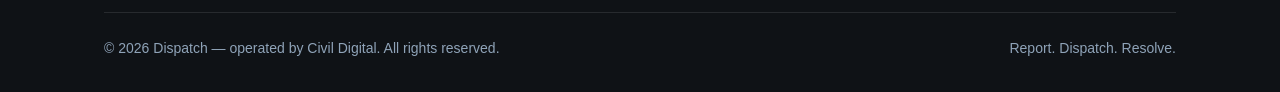
<file: guides/job-scheduling-small-team/index.html>
<!DOCTYPE html>
<html lang="en-GB">
<head>
  <meta charset="UTF-8">
  <meta name="viewport" content="width=device-width, initial-scale=1.0">
  <title>Job Scheduling for a Small Trades Team | Dispatch</title>
  <meta name="description" content="How to schedule a two or three van trades team: booking visits, handling clashes, and keeping customers told when you are coming.">
  <link rel="canonical" href="https://dispatch.civildigital.co.uk/guides/job-scheduling-small-team/">
  <meta name="theme-color" content="#0F1216">
  <meta name="robots" content="index,follow">

  <!-- Open Graph -->
  <meta property="og:type" content="article">
  <meta property="og:site_name" content="Dispatch">
  <meta property="og:locale" content="en_GB">
  <meta property="og:title" content="Job Scheduling for a Small Trades Team | Dispatch">
  <meta property="og:description" content="Booking visits, handling clashes and keeping customers told — scheduling for a two or three van team without the whiteboard.">
  <meta property="og:url" content="https://dispatch.civildigital.co.uk/guides/job-scheduling-small-team/">
  <meta property="og:image" content="https://dispatch.civildigital.co.uk/images/og-default.png">
  <meta property="og:image:type" content="image/png">
  <meta property="og:image:width" content="1200">
  <meta property="og:image:height" content="630">
  <meta property="og:image:alt" content="Dispatch — job management software for trades">
  <meta name="twitter:card" content="summary_large_image">
  <meta name="twitter:title" content="Job Scheduling for a Small Trades Team | Dispatch">
  <meta name="twitter:description" content="Booking visits, handling clashes and keeping customers told — scheduling for a two or three van team without the whiteboard.">
  <meta name="twitter:image" content="https://dispatch.civildigital.co.uk/images/og-default.png">
  <meta name="twitter:image:alt" content="Dispatch — job management software for trades">

  <link rel="icon" href="/favicon.ico" sizes="32x32">
  <link rel="icon" href="/assets/brand/dispatch-logo.svg?v=2" type="image/svg+xml">
  <link rel="icon" href="/images/favicon.png?v=2" type="image/png" sizes="32x32">
  <link rel="apple-touch-icon" href="/images/apple-touch-icon.png?v=2">
  <link rel="stylesheet" href="/assets/css/styles.css">
  <script type="application/ld+json">
  {
    "@context": "https://schema.org",
    "@type": "BreadcrumbList",
    "itemListElement": [
      { "@type": "ListItem", "position": 1, "name": "Home", "item": "https://dispatch.civildigital.co.uk/" },
      { "@type": "ListItem", "position": 2, "name": "Guides", "item": "https://dispatch.civildigital.co.uk/guides/" },
      { "@type": "ListItem", "position": 3, "name": "Job scheduling for a small team", "item": "https://dispatch.civildigital.co.uk/guides/job-scheduling-small-team/" }
    ]
  }
  </script>
  <script type="application/ld+json">
  {
    "@context": "https://schema.org",
    "@type": "Article",
    "headline": "Job scheduling for a small trades team",
    "description": "How to schedule a two or three van trades team: booking visits, handling clashes, and keeping customers told when you are coming.",
    "datePublished": "2026-08-20",
    "dateModified": "2026-08-20",
    "author": { "@id": "https://dispatch.civildigital.co.uk/#organization" },
    "publisher": { "@id": "https://dispatch.civildigital.co.uk/#organization" },
    "image": "https://dispatch.civildigital.co.uk/images/og-default.png",
    "mainEntityOfPage": "https://dispatch.civildigital.co.uk/guides/job-scheduling-small-team/"
  }
  </script>
  <script type="application/ld+json">
  {
    "@context": "https://schema.org",
    "@type": "FAQPage",
    "mainEntity": [
      { "@type": "Question", "name": "How do I schedule jobs for a small trades team?",
        "acceptedAnswer": { "@type": "Answer", "text": "Keep one schedule that everybody reads from, make sure each booking carries the job reference, the time and the location, and agree who is allowed to move a booking. Most scheduling problems in small teams come from several copies of the schedule disagreeing, not from the schedule itself being wrong." } },
      { "@type": "Question", "name": "Does Dispatch sync with Google Calendar or Outlook?",
        "acceptedAnswer": { "@type": "Answer", "text": "No. Dispatch has its own week calendar for booking visits and seeing who is where, but it does not sync with Google Calendar, Outlook or iCal. If having jobs appear inside an existing calendar app is essential to how your team works, factor that in before committing." } },
      { "@type": "Question", "name": "What happens if two jobs clash?",
        "acceptedAnswer": { "@type": "Answer", "text": "Dispatch warns you rather than blocking the booking. Overlaps are a normal part of a real working week — a short call between two jobs, or two people meeting on site — so the software flags the clash and leaves the decision to you." } },
      { "@type": "Question", "name": "Does the customer get told when a visit is booked?",
        "acceptedAnswer": { "@type": "Answer", "text": "Yes. Dispatch sends the customer a confirmation when a visit is booked, moved or cancelled, which removes most of the \"are you still coming?\" calls a small office fields every week." } }
    ]
  }
  </script>
  <script type="application/ld+json">
  {
    "@context": "https://schema.org",
    "@type": "Organization",
    "@id": "https://dispatch.civildigital.co.uk/#organization",
    "name": "Civil Digital",
    "url": "https://civildigital.co.uk/",
    "logo": "https://dispatch.civildigital.co.uk/assets/brand/dispatch-logo.png",
    "email": "info@civildigital.co.uk",
    "telephone": "+44 7568 296136",
    "address": { "@type": "PostalAddress", "addressLocality": "Bedford", "addressCountry": "GB" },
    "sameAs": ["https://civildigital.co.uk/"]
  }
  </script>
</head>
<body>
  <a class="skip-link" href="#main">Skip to main content</a>

  <div class="banner">
    <strong>Now live</strong> &nbsp;&bull;&nbsp; Dispatch is available for UK trades businesses — <a href="https://app.dispatch.civildigital.co.uk">start here</a>.
  </div>

  <header class="site-header">
    <div class="container nav">
      <a class="brand" href="/" aria-label="Dispatch home">
        <img class="brand__mark" src="/assets/brand/dispatch-logo.svg" alt="" aria-hidden="true" width="40" height="40">
        <span class="brand__text">Dispatch</span>
      </a>
      <button class="nav__toggle" aria-expanded="false" aria-controls="primary-nav">
        <svg width="22" height="22" viewBox="0 0 24 24" fill="none" stroke="currentColor" stroke-width="2" aria-hidden="true"><line x1="3" y1="6" x2="21" y2="6"/><line x1="3" y1="12" x2="21" y2="12"/><line x1="3" y1="18" x2="21" y2="18"/></svg>
        <span class="visually-hidden">Menu</span>
      </button>
      <ul class="nav__links" id="primary-nav">
        <li><a href="/#features">Features</a></li>
        <li><a href="/#how">How it works</a></li>
        <li><a href="/#pricing">Pricing</a></li>
        <li><a href="/guides/">Guides</a></li>
        <li><a href="/roles/">Roles</a></li>
        <li class="nav__cta"><a class="btn btn--primary" href="https://app.dispatch.civildigital.co.uk">Start here</a></li>
      </ul>
    </div>
  </header>

  <main id="main">
    <div class="page-head">
      <div class="container">
        <p class="breadcrumb"><a href="/">Home</a> / <a href="/guides/">Guides</a> / Job scheduling for a small team</p>
        <h1>Job scheduling for a small trades team</h1>
        <p>A whiteboard works fine for one van. At two or three it starts costing you jobs, and the failure is almost never the schedule itself — it is everyone having a different copy of it.</p>
      </div>
    </div>

    <section class="section">
      <div class="container">
        <div class="prose">
          <p class="updated">Last updated: August 2026</p>

          <h2>The problem is copies, not the calendar</h2>
          <p>Ask a struggling three-van business where the schedule lives and you will get four answers: the whiteboard in the office, the owner&rsquo;s phone, a group chat, and whatever each technician wrote on the back of a job sheet. None of them is wrong, exactly. They are just never the same at the same time.</p>
          <p>Every scheduling disaster in a small trades business traces back to that. Two vans sent to one address. A customer waiting for someone who was reassigned that morning. A cancellation that reached the office but not the technician already parked outside.</p>
          <p>The fix is not a more elaborate system. It is one schedule that everyone reads from, updated in one place.</p>

          <h2>What a scheduled visit actually needs to carry</h2>
          <p>A time and a name is not enough. By the time a technician is looking at tomorrow, they need to know where they are going, what they are walking into, and what has already been agreed. A useful calendar card carries:</p>
          <ul>
            <li><strong>The job reference</strong>, so it ties back to the report and the quote rather than floating free.</li>
            <li><strong>The time</strong>, and honestly how long you think it will take.</li>
            <li><strong>Where it is</strong> &mdash; the town and postcode at a glance, because travel time between jobs is the thing small teams consistently underestimate.</li>
            <li><strong>What was reported</strong>, including the customer&rsquo;s own photos, so nobody arrives without the right parts.</li>
          </ul>
          <p>That is roughly what a Dispatch calendar card shows: the job reference, the time, and the town and postcode. The full fault report, the photos and any quote sit on the job behind it.</p>

          <h2>Handle clashes as warnings, not walls</h2>
          <p>Software that refuses to let you double-book sounds sensible until you use it. Real weeks contain a ten-minute call squeezed between two jobs, a second technician joining halfway through, and a visit that deliberately overlaps because two people are meeting on site.</p>
          <p>A scheduling tool that blocks those cases does not prevent the mistake &mdash; it just pushes the real schedule back onto the whiteboard, and now you have two systems again. Dispatch warns on a clash rather than blocking it, on the basis that you know your week better than the software does.</p>

          <h2>Tell the customer, automatically</h2>
          <p>A large share of the phone calls a small trades office takes are some version of &ldquo;are you still coming?&rdquo; Every one of those is a customer who was told something once, by someone, at some point, and has no way to check.</p>
          <p>Confirming automatically when a visit is booked, moved or cancelled removes most of those calls. Dispatch sends the customer a confirmation on each of those three events, which is exactly when they would otherwise have had to ring you to find out.</p>

          <div class="callout">
            <p><strong>Worth knowing up front:</strong> Dispatch&rsquo;s calendar does not sync with Google Calendar, Outlook or iCal, and Dispatch is an online, browser-based system with no offline mode. If your team needs the schedule inside their existing calendar app, or needs to work in a basement with no signal, factor that in before you commit.</p>
          </div>

          <h2>Match the view to the question</h2>
          <p>Different questions want different shapes of the same data, which is why one view is rarely enough:</p>
          <ul>
            <li><strong>The week calendar</strong> answers &ldquo;who is where on Thursday?&rdquo;</li>
            <li><strong>A list</strong> answers &ldquo;what is outstanding, oldest first?&rdquo;</li>
            <li><strong>A Kanban board</strong> answers &ldquo;what is stuck, and at which stage?&rdquo;</li>
            <li><strong>A map</strong> answers &ldquo;who is nearest to this emergency?&rdquo; &mdash; the question that actually decides your afternoon.</li>
          </ul>
          <p>Dispatch offers all four over the same jobs, so switching view does not mean maintaining a second copy.</p>

          <h2>Decide who is allowed to move things</h2>
          <p>As soon as more than one person can reschedule, you need to agree who does. The usual sane arrangement is that the office moves bookings and the field team updates job status &mdash; technicians say what happened, the office decides what happens next.</p>
          <p>Dispatch has fixed roles for this: Owner, Office Admin and Field Technician, each with defined permissions. The <a href="/roles/">roles and permissions page</a> sets out exactly what each one can do, so you can decide who gets which before you invite anyone.</p>
          <p>Once the week is under control, <a href="/guides/chasing-unpaid-invoices/">chasing unpaid invoices</a> is usually the next thing quietly costing you money.</p>
        </div>
      </div>
    </section>

    <section class="section section--tint" aria-labelledby="faq-h">
      <div class="container">
        <div class="section-head">
          <p class="eyebrow">Questions</p>
          <h2 id="faq-h">Scheduling FAQ</h2>
        </div>
        <div class="faq">
          <details>
            <summary>How do I schedule jobs for a small trades team?</summary>
            <p>Keep one schedule that everybody reads from, make sure each booking carries the job reference, the time and the location, and agree who is allowed to move a booking. Most scheduling problems in small teams come from several copies of the schedule disagreeing, not from the schedule itself being wrong.</p>
          </details>
          <details>
            <summary>Does Dispatch sync with Google Calendar or Outlook?</summary>
            <p>No. Dispatch has its own week calendar for booking visits and seeing who is where, but it does not sync with Google Calendar, Outlook or iCal. If having jobs appear inside an existing calendar app is essential to how your team works, factor that in before committing.</p>
          </details>
          <details>
            <summary>What happens if two jobs clash?</summary>
            <p>Dispatch warns you rather than blocking the booking. Overlaps are a normal part of a real working week — a short call between two jobs, or two people meeting on site — so the software flags the clash and leaves the decision to you.</p>
          </details>
          <details>
            <summary>Does the customer get told when a visit is booked?</summary>
            <p>Yes. Dispatch sends the customer a confirmation when a visit is booked, moved or cancelled, which removes most of the "are you still coming?" calls a small office fields every week.</p>
          </details>
        </div>
      </div>
    </section>

    <section class="section" aria-labelledby="related-h">
      <div class="container">
        <div class="section-head">
          <p class="eyebrow">Keep reading</p>
          <h2 id="related-h">More guides for trades businesses</h2>
        </div>
        <div class="link-grid">
          <a class="link-card" href="/guides/quoting-with-a-deposit/">
            <span class="link-card__title">Quoting with a deposit</span>
            <span class="link-card__desc">Price the job, get a straight answer, and have the deposit banked before you order materials.</span>
          </a>
          <a class="link-card" href="/guides/chasing-unpaid-invoices/">
            <span class="link-card__title">Chasing unpaid invoices</span>
            <span class="link-card__desc">A sequence that gets you paid without burning the customer relationship.</span>
          </a>
          <a class="link-card" href="/guides/making-tax-digital-sole-trader/">
            <span class="link-card__title">Making Tax Digital for sole traders</span>
            <span class="link-card__desc">What digital record keeping actually means for a one-person trades business.</span>
          </a>
        </div>
      </div>
    </section>

    <section class="section" id="trial" aria-labelledby="trial-h">
      <div class="container">
        <div class="cta">
          <h2 id="trial-h">Put the whole week on one calendar</h2>
          <p>Book visits, see who is where, and let the customer know automatically when a visit is booked, moved or cancelled.</p>
          <div class="cta__actions">
            <a class="btn btn--primary btn--lg" href="https://app.dispatch.civildigital.co.uk">Start here</a>
            <a class="btn btn--ghost btn--lg" href="mailto:info@civildigital.co.uk">Ask a question</a>
          </div>
        </div>
      </div>
    </section>
  </main>

  <footer class="site-footer">
    <div class="container">
      <div class="footer-grid">
        <div class="footer-brand">
          <a class="brand" href="/">
            <img class="brand__mark" src="/assets/brand/dispatch-logo.svg" alt="" aria-hidden="true" width="36" height="36">
            <span class="brand__text">Dispatch</span>
          </a>
          <p>Fault reporting, scheduling, quoting, invoicing and reusable report templates for UK trades businesses. Dispatch is operated by Civil Digital.</p>
        </div>
        <nav aria-label="Product">
          <h2>Product</h2>
          <ul class="footer-links">
            <li><a href="/#features">Features</a></li>
            <li><a href="/#how">How it works</a></li>
            <li><a href="/#pricing">Pricing</a></li>
            <li><a href="/roles/">Roles &amp; permissions</a></li>
            <li><a href="https://app.dispatch.civildigital.co.uk">Start here</a></li>
          </ul>
        </nav>
        <nav aria-label="Guides">
          <h2>Guides</h2>
          <ul class="footer-links">
            <li><a href="/guides/">All guides</a></li>
            <li><a href="/guides/quoting-with-a-deposit/">Quoting with a deposit</a></li>
            <li><a href="/guides/chasing-unpaid-invoices/">Chasing unpaid invoices</a></li>
            <li><a href="/guides/job-scheduling-small-team/">Job scheduling</a></li>
            <li><a href="/guides/making-tax-digital-sole-trader/">Making Tax Digital</a></li>
          </ul>
        </nav>
        <div>
          <h2>Contact Info</h2>
          <ul class="footer-links">
            <li><a href="mailto:info@civildigital.co.uk">info@civildigital.co.uk</a></li>
            <li><a href="https://wa.me/447568296136">WhatsApp: +44 7568 296136</a></li>
            <li>Bedford, United Kingdom</li>
            <li><a href="/privacy/">Privacy Policy</a></li>
            <li><a href="/terms/">Terms</a></li>
          </ul>
        </div>
      </div>
      <div class="footer-bottom">
        <p>&copy; <span id="year">2026</span> Dispatch — operated by Civil Digital. All rights reserved.</p>
        <p>Report. Dispatch. Resolve.</p>
      </div>
    </div>
  </footer>

  <script src="/assets/js/main.js" defer></script>
</body>
</html>
</file>
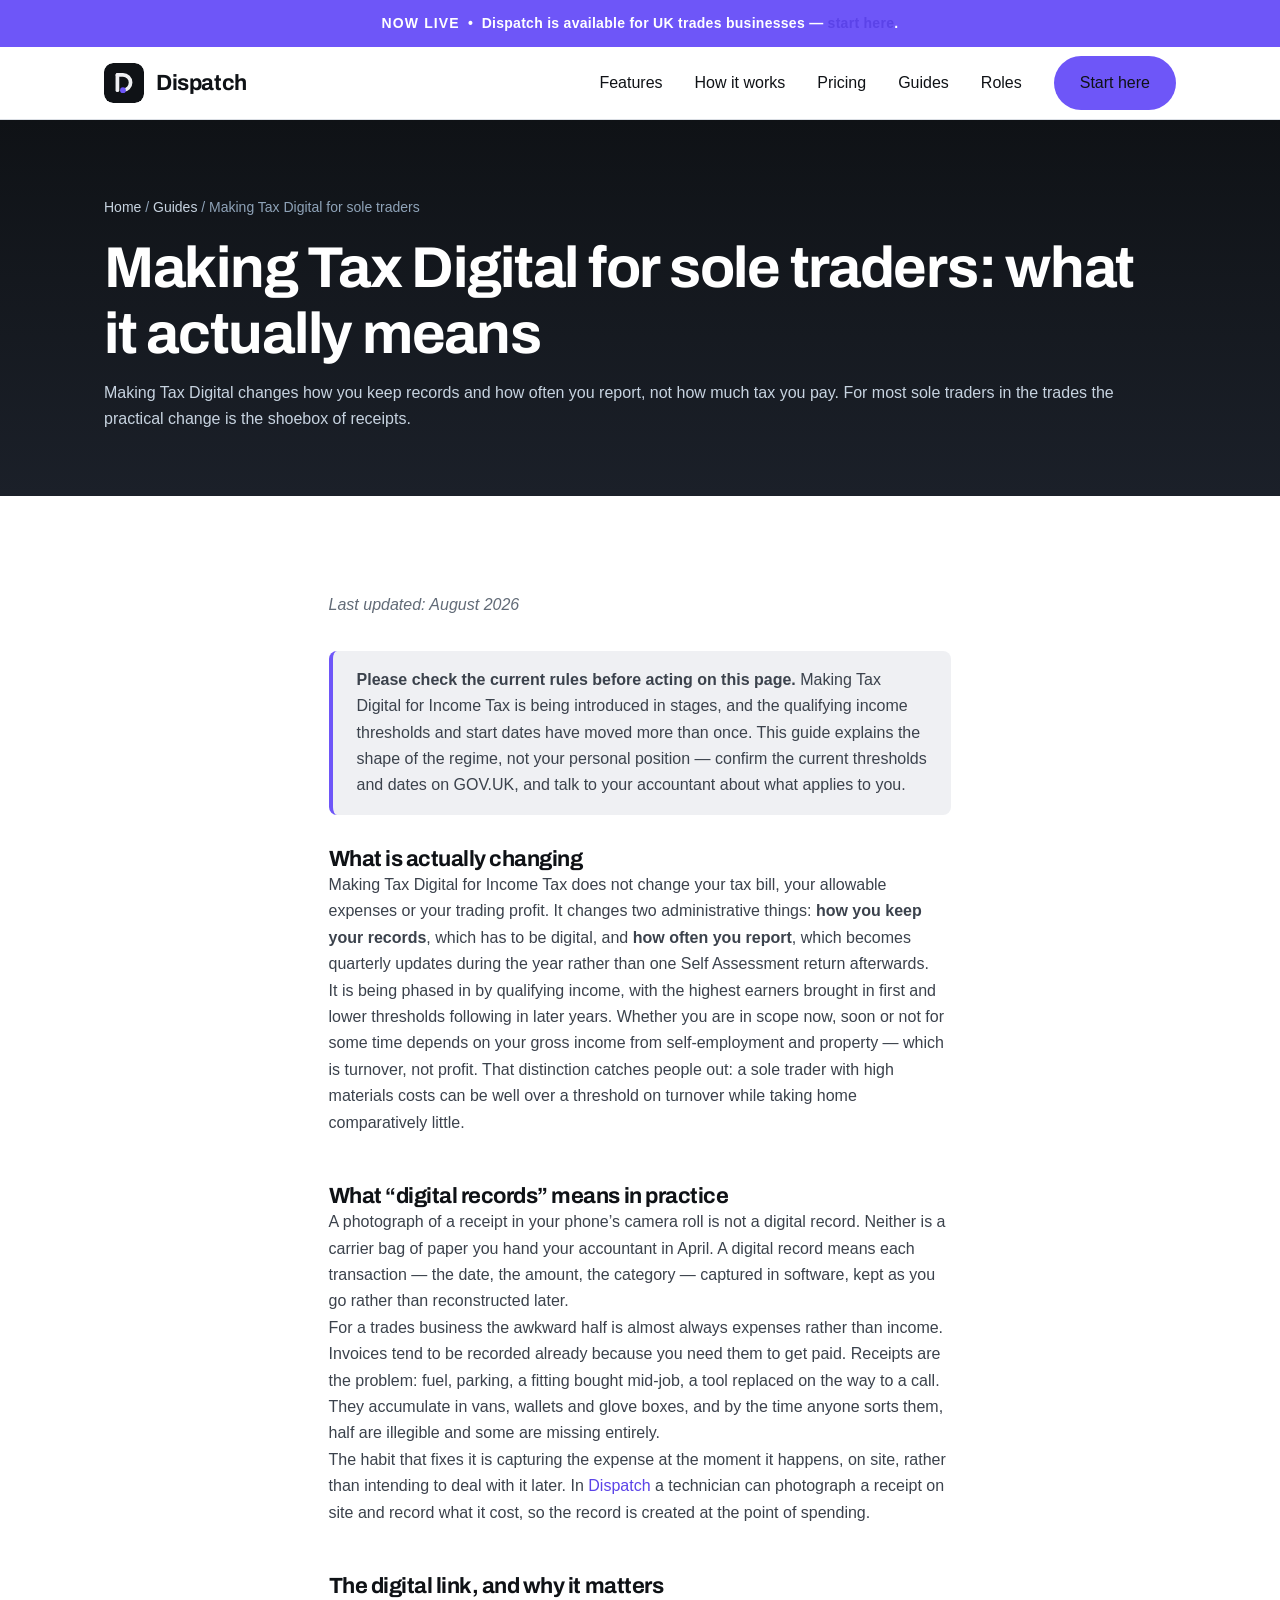
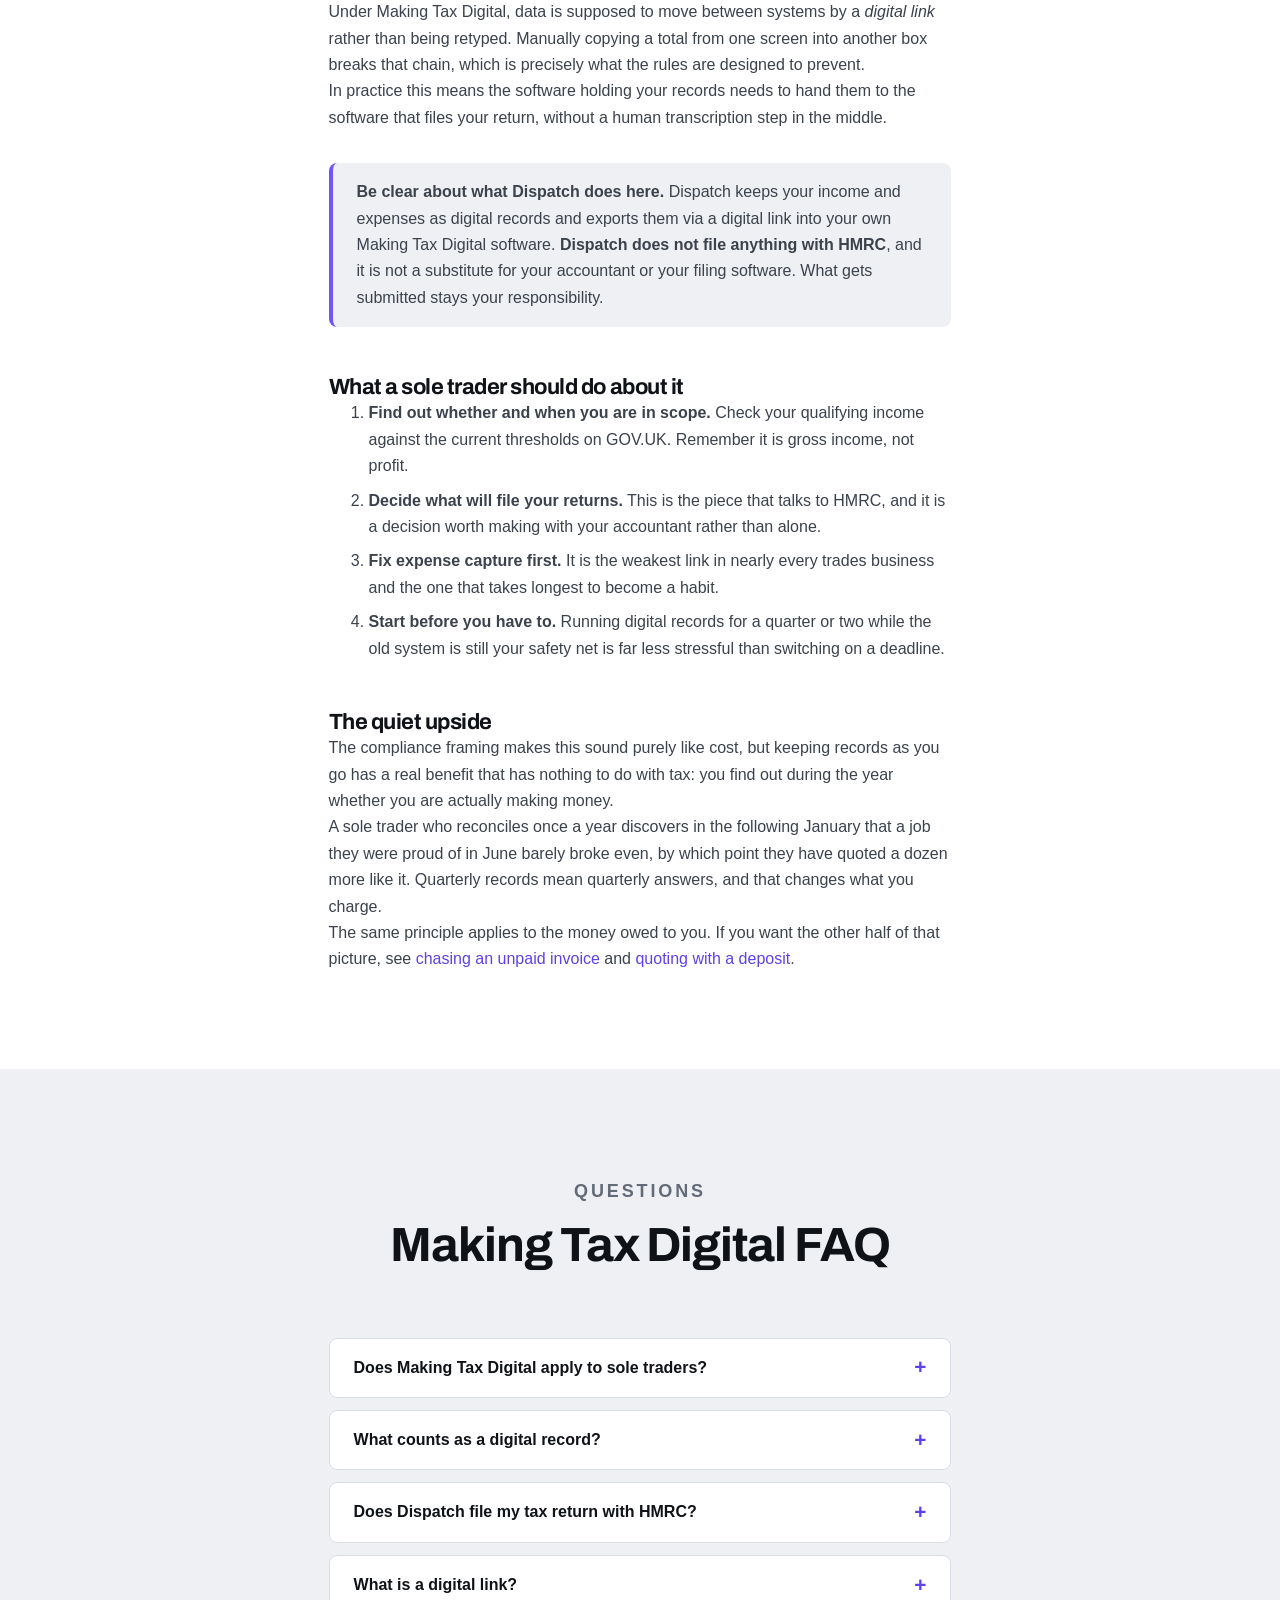
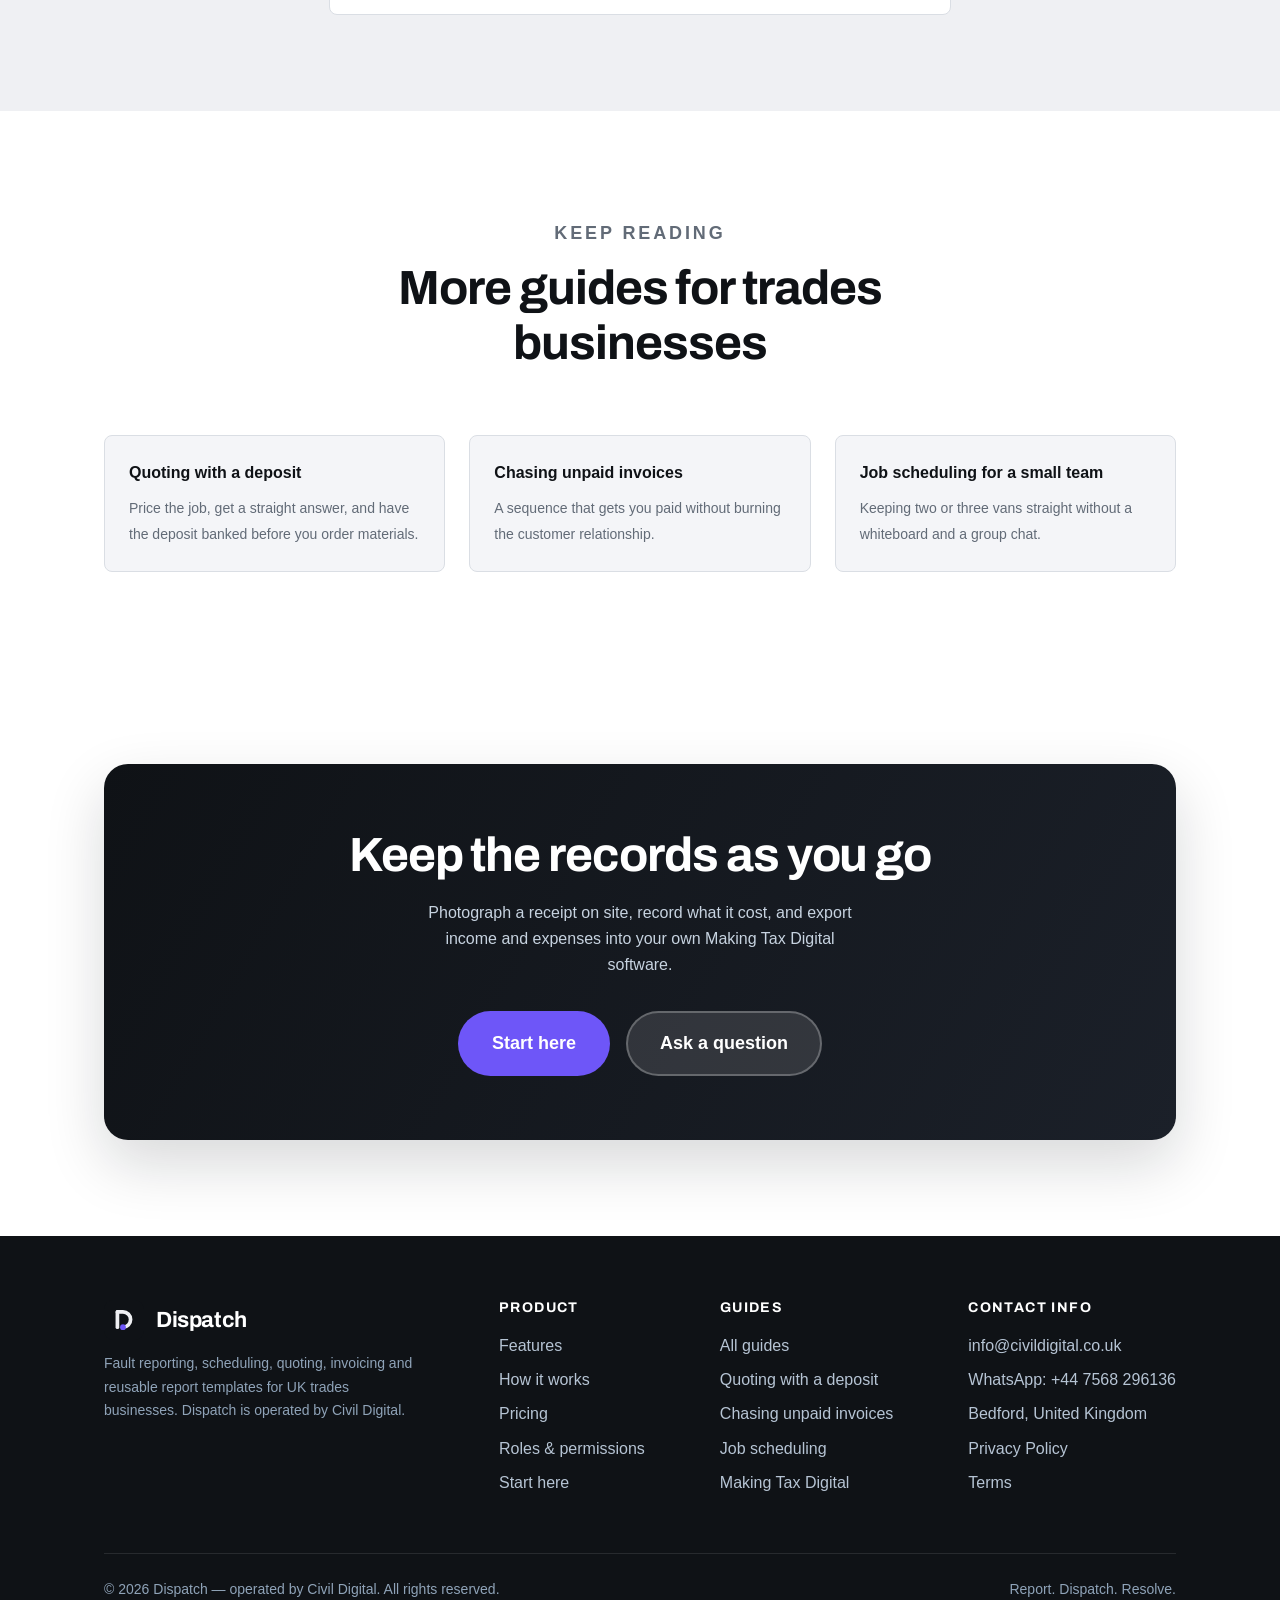
<file: guides/making-tax-digital-sole-trader/index.html>
<!DOCTYPE html>
<html lang="en-GB">
<head>
  <meta charset="UTF-8">
  <meta name="viewport" content="width=device-width, initial-scale=1.0">
  <title>Making Tax Digital for Sole Traders: What It Means | Dispatch</title>
  <meta name="description" content="What Making Tax Digital means for a sole trader in the trades: digital record keeping, quarterly updates, and capturing receipts as you go.">
  <link rel="canonical" href="https://dispatch.civildigital.co.uk/guides/making-tax-digital-sole-trader/">
  <meta name="theme-color" content="#0F1216">
  <meta name="robots" content="index,follow">

  <!-- Open Graph -->
  <meta property="og:type" content="article">
  <meta property="og:site_name" content="Dispatch">
  <meta property="og:locale" content="en_GB">
  <meta property="og:title" content="Making Tax Digital for Sole Traders: What It Means | Dispatch">
  <meta property="og:description" content="Digital records, quarterly updates and what a one-person trades business actually has to change. Check the current thresholds with HMRC.">
  <meta property="og:url" content="https://dispatch.civildigital.co.uk/guides/making-tax-digital-sole-trader/">
  <meta property="og:image" content="https://dispatch.civildigital.co.uk/images/og-default.png">
  <meta property="og:image:type" content="image/png">
  <meta property="og:image:width" content="1200">
  <meta property="og:image:height" content="630">
  <meta property="og:image:alt" content="Dispatch — job management software for trades">
  <meta name="twitter:card" content="summary_large_image">
  <meta name="twitter:title" content="Making Tax Digital for Sole Traders: What It Means | Dispatch">
  <meta name="twitter:description" content="Digital records, quarterly updates and what a one-person trades business actually has to change. Check the current thresholds with HMRC.">
  <meta name="twitter:image" content="https://dispatch.civildigital.co.uk/images/og-default.png">
  <meta name="twitter:image:alt" content="Dispatch — job management software for trades">

  <link rel="icon" href="/favicon.ico" sizes="32x32">
  <link rel="icon" href="/assets/brand/dispatch-logo.svg?v=2" type="image/svg+xml">
  <link rel="icon" href="/images/favicon.png?v=2" type="image/png" sizes="32x32">
  <link rel="apple-touch-icon" href="/images/apple-touch-icon.png?v=2">
  <link rel="stylesheet" href="/assets/css/styles.css">
  <script type="application/ld+json">
  {
    "@context": "https://schema.org",
    "@type": "BreadcrumbList",
    "itemListElement": [
      { "@type": "ListItem", "position": 1, "name": "Home", "item": "https://dispatch.civildigital.co.uk/" },
      { "@type": "ListItem", "position": 2, "name": "Guides", "item": "https://dispatch.civildigital.co.uk/guides/" },
      { "@type": "ListItem", "position": 3, "name": "Making Tax Digital for sole traders", "item": "https://dispatch.civildigital.co.uk/guides/making-tax-digital-sole-trader/" }
    ]
  }
  </script>
  <script type="application/ld+json">
  {
    "@context": "https://schema.org",
    "@type": "Article",
    "headline": "Making Tax Digital for sole traders: what it actually means",
    "description": "What Making Tax Digital means for a sole trader in the trades: digital record keeping, quarterly updates, and capturing receipts as you go.",
    "datePublished": "2026-08-20",
    "dateModified": "2026-08-20",
    "author": { "@id": "https://dispatch.civildigital.co.uk/#organization" },
    "publisher": { "@id": "https://dispatch.civildigital.co.uk/#organization" },
    "image": "https://dispatch.civildigital.co.uk/images/og-default.png",
    "mainEntityOfPage": "https://dispatch.civildigital.co.uk/guides/making-tax-digital-sole-trader/"
  }
  </script>
  <script type="application/ld+json">
  {
    "@context": "https://schema.org",
    "@type": "FAQPage",
    "mainEntity": [
      { "@type": "Question", "name": "Does Making Tax Digital apply to sole traders?",
        "acceptedAnswer": { "@type": "Answer", "text": "It is being introduced in stages based on qualifying income from self-employment and property, with higher earners brought in first and lower thresholds following in later years. Because the thresholds and dates have changed more than once, check your position against the current guidance on GOV.UK and confirm it with your accountant rather than relying on a summary." } },
      { "@type": "Question", "name": "What counts as a digital record?",
        "acceptedAnswer": { "@type": "Answer", "text": "Each transaction captured in software — the date, the amount and the category — kept as you go. A photo of a receipt sitting in your camera roll does not count on its own, and neither does a bag of paper reconciled once a year." } },
      { "@type": "Question", "name": "Does Dispatch file my tax return with HMRC?",
        "acceptedAnswer": { "@type": "Answer", "text": "No. Dispatch keeps your income and expenses as digital records and exports them via a digital link into your own Making Tax Digital software. Dispatch does not file anything with HMRC and is not a substitute for your accountant or your filing software — what gets submitted remains your responsibility." } },
      { "@type": "Question", "name": "What is a digital link?",
        "acceptedAnswer": { "@type": "Answer", "text": "A digital link is a transfer of data between systems that does not involve anyone retyping it. Manually copying a figure from one program into another breaks the chain, which is the thing the rules are designed to avoid." } }
    ]
  }
  </script>
  <script type="application/ld+json">
  {
    "@context": "https://schema.org",
    "@type": "Organization",
    "@id": "https://dispatch.civildigital.co.uk/#organization",
    "name": "Civil Digital",
    "url": "https://civildigital.co.uk/",
    "logo": "https://dispatch.civildigital.co.uk/assets/brand/dispatch-logo.png",
    "email": "info@civildigital.co.uk",
    "telephone": "+44 7568 296136",
    "address": { "@type": "PostalAddress", "addressLocality": "Bedford", "addressCountry": "GB" },
    "sameAs": ["https://civildigital.co.uk/"]
  }
  </script>
</head>
<body>
  <a class="skip-link" href="#main">Skip to main content</a>

  <div class="banner">
    <strong>Now live</strong> &nbsp;&bull;&nbsp; Dispatch is available for UK trades businesses — <a href="https://app.dispatch.civildigital.co.uk">start here</a>.
  </div>

  <header class="site-header">
    <div class="container nav">
      <a class="brand" href="/" aria-label="Dispatch home">
        <img class="brand__mark" src="/assets/brand/dispatch-logo.svg" alt="" aria-hidden="true" width="40" height="40">
        <span class="brand__text">Dispatch</span>
      </a>
      <button class="nav__toggle" aria-expanded="false" aria-controls="primary-nav">
        <svg width="22" height="22" viewBox="0 0 24 24" fill="none" stroke="currentColor" stroke-width="2" aria-hidden="true"><line x1="3" y1="6" x2="21" y2="6"/><line x1="3" y1="12" x2="21" y2="12"/><line x1="3" y1="18" x2="21" y2="18"/></svg>
        <span class="visually-hidden">Menu</span>
      </button>
      <ul class="nav__links" id="primary-nav">
        <li><a href="/#features">Features</a></li>
        <li><a href="/#how">How it works</a></li>
        <li><a href="/#pricing">Pricing</a></li>
        <li><a href="/guides/">Guides</a></li>
        <li><a href="/roles/">Roles</a></li>
        <li class="nav__cta"><a class="btn btn--primary" href="https://app.dispatch.civildigital.co.uk">Start here</a></li>
      </ul>
    </div>
  </header>

  <main id="main">
    <div class="page-head">
      <div class="container">
        <p class="breadcrumb"><a href="/">Home</a> / <a href="/guides/">Guides</a> / Making Tax Digital for sole traders</p>
        <h1>Making Tax Digital for sole traders: what it actually means</h1>
        <p>Making Tax Digital changes how you keep records and how often you report, not how much tax you pay. For most sole traders in the trades the practical change is the shoebox of receipts.</p>
      </div>
    </div>

    <section class="section">
      <div class="container">
        <div class="prose">
          <p class="updated">Last updated: August 2026</p>

          <div class="callout">
            <p><strong>Please check the current rules before acting on this page.</strong> Making Tax Digital for Income Tax is being introduced in stages, and the qualifying income thresholds and start dates have moved more than once. This guide explains the shape of the regime, not your personal position &mdash; confirm the current thresholds and dates on GOV.UK, and talk to your accountant about what applies to you.</p>
          </div>

          <h2>What is actually changing</h2>
          <p>Making Tax Digital for Income Tax does not change your tax bill, your allowable expenses or your trading profit. It changes two administrative things: <strong>how you keep your records</strong>, which has to be digital, and <strong>how often you report</strong>, which becomes quarterly updates during the year rather than one Self Assessment return afterwards.</p>
          <p>It is being phased in by qualifying income, with the highest earners brought in first and lower thresholds following in later years. Whether you are in scope now, soon or not for some time depends on your gross income from self-employment and property &mdash; which is turnover, not profit. That distinction catches people out: a sole trader with high materials costs can be well over a threshold on turnover while taking home comparatively little.</p>

          <h2>What &ldquo;digital records&rdquo; means in practice</h2>
          <p>A photograph of a receipt in your phone&rsquo;s camera roll is not a digital record. Neither is a carrier bag of paper you hand your accountant in April. A digital record means each transaction &mdash; the date, the amount, the category &mdash; captured in software, kept as you go rather than reconstructed later.</p>
          <p>For a trades business the awkward half is almost always expenses rather than income. Invoices tend to be recorded already because you need them to get paid. Receipts are the problem: fuel, parking, a fitting bought mid-job, a tool replaced on the way to a call. They accumulate in vans, wallets and glove boxes, and by the time anyone sorts them, half are illegible and some are missing entirely.</p>
          <p>The habit that fixes it is capturing the expense at the moment it happens, on site, rather than intending to deal with it later. In <a href="/#features">Dispatch</a> a technician can photograph a receipt on site and record what it cost, so the record is created at the point of spending.</p>

          <h2>The digital link, and why it matters</h2>
          <p>Under Making Tax Digital, data is supposed to move between systems by a <em>digital link</em> rather than being retyped. Manually copying a total from one screen into another box breaks that chain, which is precisely what the rules are designed to prevent.</p>
          <p>In practice this means the software holding your records needs to hand them to the software that files your return, without a human transcription step in the middle.</p>

          <div class="callout">
            <p><strong>Be clear about what Dispatch does here.</strong> Dispatch keeps your income and expenses as digital records and exports them via a digital link into your own Making Tax Digital software. <strong>Dispatch does not file anything with HMRC</strong>, and it is not a substitute for your accountant or your filing software. What gets submitted stays your responsibility.</p>
          </div>

          <h2>What a sole trader should do about it</h2>
          <ol>
            <li><strong>Find out whether and when you are in scope.</strong> Check your qualifying income against the current thresholds on GOV.UK. Remember it is gross income, not profit.</li>
            <li><strong>Decide what will file your returns.</strong> This is the piece that talks to HMRC, and it is a decision worth making with your accountant rather than alone.</li>
            <li><strong>Fix expense capture first.</strong> It is the weakest link in nearly every trades business and the one that takes longest to become a habit.</li>
            <li><strong>Start before you have to.</strong> Running digital records for a quarter or two while the old system is still your safety net is far less stressful than switching on a deadline.</li>
          </ol>

          <h2>The quiet upside</h2>
          <p>The compliance framing makes this sound purely like cost, but keeping records as you go has a real benefit that has nothing to do with tax: you find out during the year whether you are actually making money.</p>
          <p>A sole trader who reconciles once a year discovers in the following January that a job they were proud of in June barely broke even, by which point they have quoted a dozen more like it. Quarterly records mean quarterly answers, and that changes what you charge.</p>
          <p>The same principle applies to the money owed to you. If you want the other half of that picture, see <a href="/guides/chasing-unpaid-invoices/">chasing an unpaid invoice</a> and <a href="/guides/quoting-with-a-deposit/">quoting with a deposit</a>.</p>
        </div>
      </div>
    </section>

    <section class="section section--tint" aria-labelledby="faq-h">
      <div class="container">
        <div class="section-head">
          <p class="eyebrow">Questions</p>
          <h2 id="faq-h">Making Tax Digital FAQ</h2>
        </div>
        <div class="faq">
          <details>
            <summary>Does Making Tax Digital apply to sole traders?</summary>
            <p>It is being introduced in stages based on qualifying income from self-employment and property, with higher earners brought in first and lower thresholds following in later years. Because the thresholds and dates have changed more than once, check your position against the current guidance on GOV.UK and confirm it with your accountant rather than relying on a summary.</p>
          </details>
          <details>
            <summary>What counts as a digital record?</summary>
            <p>Each transaction captured in software — the date, the amount and the category — kept as you go. A photo of a receipt sitting in your camera roll does not count on its own, and neither does a bag of paper reconciled once a year.</p>
          </details>
          <details>
            <summary>Does Dispatch file my tax return with HMRC?</summary>
            <p>No. Dispatch keeps your income and expenses as digital records and exports them via a digital link into your own Making Tax Digital software. Dispatch does not file anything with HMRC and is not a substitute for your accountant or your filing software — what gets submitted remains your responsibility.</p>
          </details>
          <details>
            <summary>What is a digital link?</summary>
            <p>A digital link is a transfer of data between systems that does not involve anyone retyping it. Manually copying a figure from one program into another breaks the chain, which is the thing the rules are designed to avoid.</p>
          </details>
        </div>
      </div>
    </section>

    <section class="section" aria-labelledby="related-h">
      <div class="container">
        <div class="section-head">
          <p class="eyebrow">Keep reading</p>
          <h2 id="related-h">More guides for trades businesses</h2>
        </div>
        <div class="link-grid">
          <a class="link-card" href="/guides/quoting-with-a-deposit/">
            <span class="link-card__title">Quoting with a deposit</span>
            <span class="link-card__desc">Price the job, get a straight answer, and have the deposit banked before you order materials.</span>
          </a>
          <a class="link-card" href="/guides/chasing-unpaid-invoices/">
            <span class="link-card__title">Chasing unpaid invoices</span>
            <span class="link-card__desc">A sequence that gets you paid without burning the customer relationship.</span>
          </a>
          <a class="link-card" href="/guides/job-scheduling-small-team/">
            <span class="link-card__title">Job scheduling for a small team</span>
            <span class="link-card__desc">Keeping two or three vans straight without a whiteboard and a group chat.</span>
          </a>
        </div>
      </div>
    </section>

    <section class="section" id="trial" aria-labelledby="trial-h">
      <div class="container">
        <div class="cta">
          <h2 id="trial-h">Keep the records as you go</h2>
          <p>Photograph a receipt on site, record what it cost, and export income and expenses into your own Making Tax Digital software.</p>
          <div class="cta__actions">
            <a class="btn btn--primary btn--lg" href="https://app.dispatch.civildigital.co.uk">Start here</a>
            <a class="btn btn--ghost btn--lg" href="mailto:info@civildigital.co.uk">Ask a question</a>
          </div>
        </div>
      </div>
    </section>
  </main>

  <footer class="site-footer">
    <div class="container">
      <div class="footer-grid">
        <div class="footer-brand">
          <a class="brand" href="/">
            <img class="brand__mark" src="/assets/brand/dispatch-logo.svg" alt="" aria-hidden="true" width="36" height="36">
            <span class="brand__text">Dispatch</span>
          </a>
          <p>Fault reporting, scheduling, quoting, invoicing and reusable report templates for UK trades businesses. Dispatch is operated by Civil Digital.</p>
        </div>
        <nav aria-label="Product">
          <h2>Product</h2>
          <ul class="footer-links">
            <li><a href="/#features">Features</a></li>
            <li><a href="/#how">How it works</a></li>
            <li><a href="/#pricing">Pricing</a></li>
            <li><a href="/roles/">Roles &amp; permissions</a></li>
            <li><a href="https://app.dispatch.civildigital.co.uk">Start here</a></li>
          </ul>
        </nav>
        <nav aria-label="Guides">
          <h2>Guides</h2>
          <ul class="footer-links">
            <li><a href="/guides/">All guides</a></li>
            <li><a href="/guides/quoting-with-a-deposit/">Quoting with a deposit</a></li>
            <li><a href="/guides/chasing-unpaid-invoices/">Chasing unpaid invoices</a></li>
            <li><a href="/guides/job-scheduling-small-team/">Job scheduling</a></li>
            <li><a href="/guides/making-tax-digital-sole-trader/">Making Tax Digital</a></li>
          </ul>
        </nav>
        <div>
          <h2>Contact Info</h2>
          <ul class="footer-links">
            <li><a href="mailto:info@civildigital.co.uk">info@civildigital.co.uk</a></li>
            <li><a href="https://wa.me/447568296136">WhatsApp: +44 7568 296136</a></li>
            <li>Bedford, United Kingdom</li>
            <li><a href="/privacy/">Privacy Policy</a></li>
            <li><a href="/terms/">Terms</a></li>
          </ul>
        </div>
      </div>
      <div class="footer-bottom">
        <p>&copy; <span id="year">2026</span> Dispatch — operated by Civil Digital. All rights reserved.</p>
        <p>Report. Dispatch. Resolve.</p>
      </div>
    </div>
  </footer>

  <script src="/assets/js/main.js" defer></script>
</body>
</html>
</file>
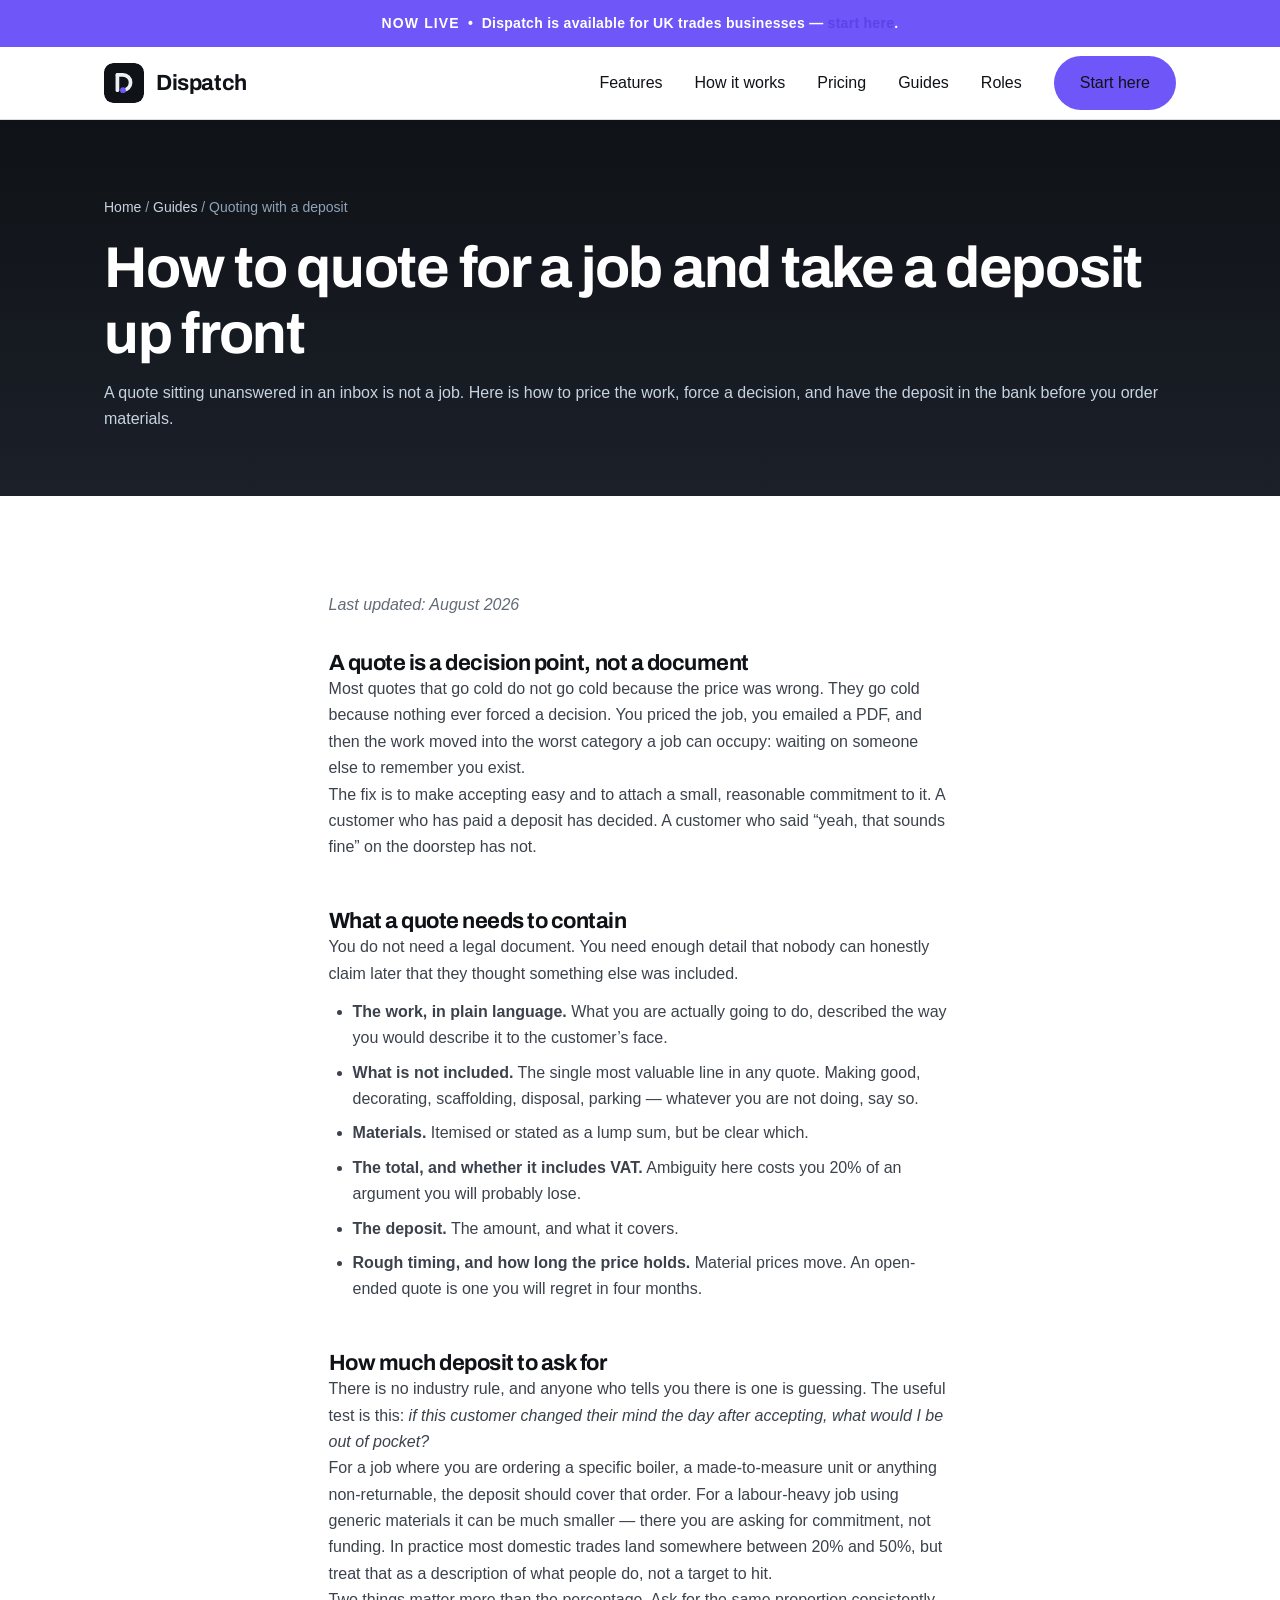
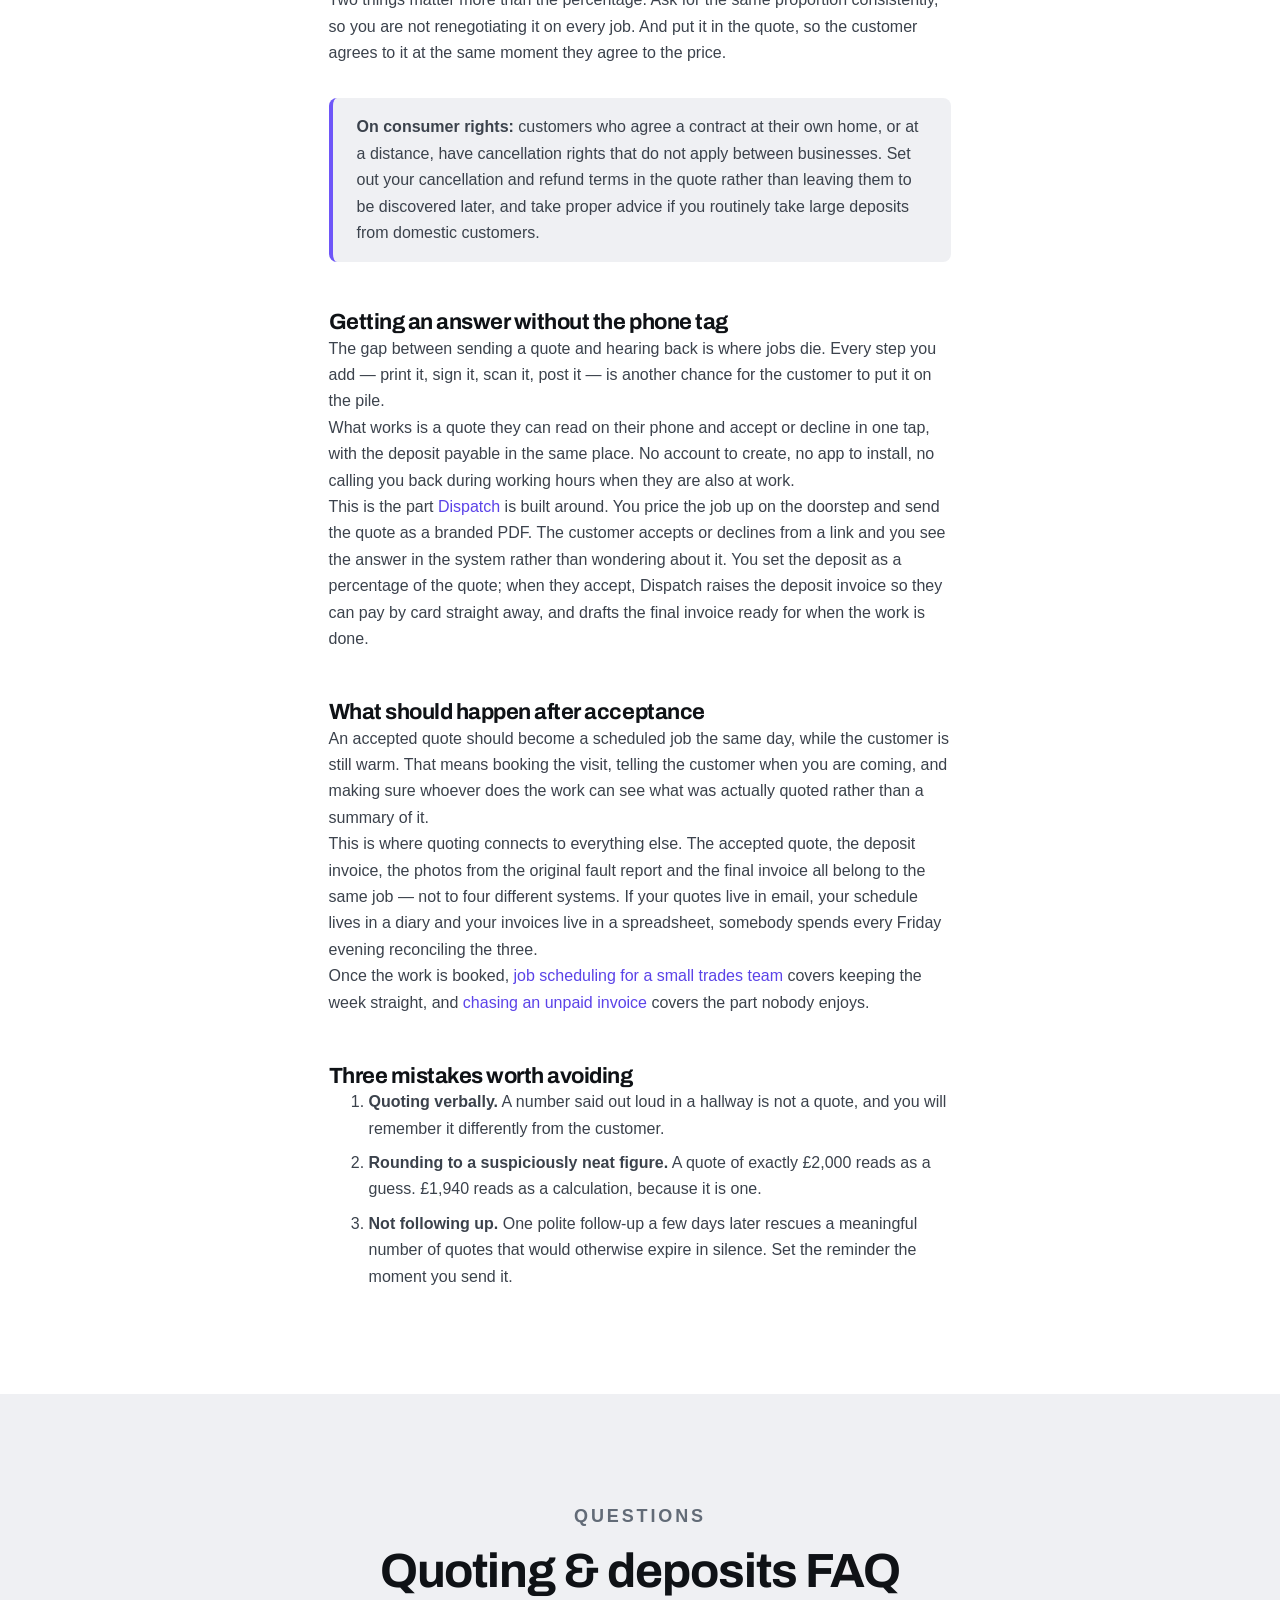
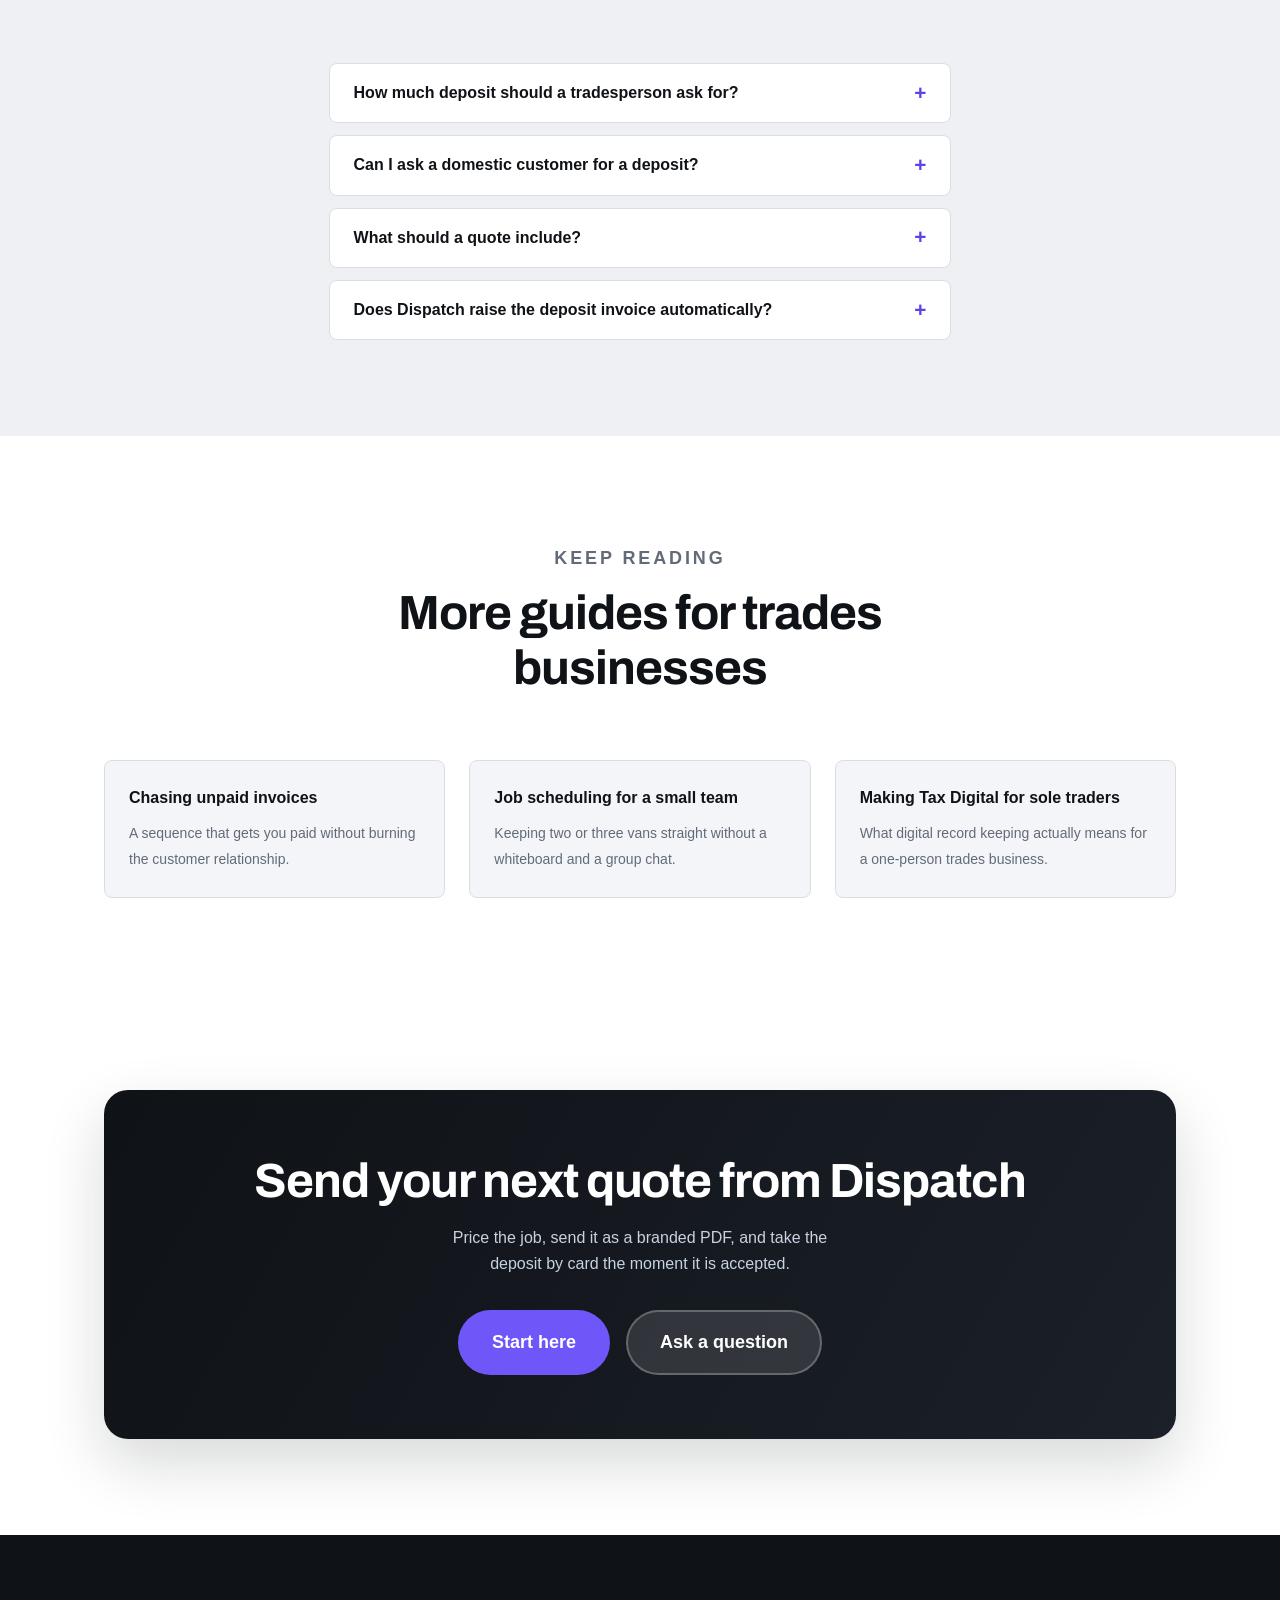
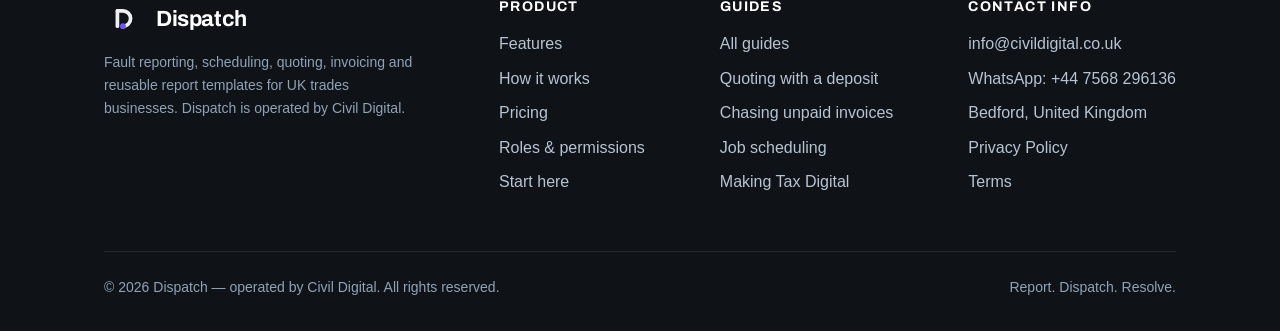
<file: guides/quoting-with-a-deposit/index.html>
<!DOCTYPE html>
<html lang="en-GB">
<head>
  <meta charset="UTF-8">
  <meta name="viewport" content="width=device-width, initial-scale=1.0">
  <title>How to Quote for a Job and Take a Deposit | Dispatch</title>
  <meta name="description" content="How to price a job, send a quote the customer can accept online, and take a deposit before you order materials. A practical guide for UK trades businesses.">
  <link rel="canonical" href="https://dispatch.civildigital.co.uk/guides/quoting-with-a-deposit/">
  <meta name="theme-color" content="#0F1216">
  <meta name="robots" content="index,follow">

  <!-- Open Graph -->
  <meta property="og:type" content="article">
  <meta property="og:site_name" content="Dispatch">
  <meta property="og:locale" content="en_GB">
  <meta property="og:title" content="How to Quote for a Job and Take a Deposit | Dispatch">
  <meta property="og:description" content="Price the job, get a straight answer, and have the deposit banked before you order materials — without the phone tag.">
  <meta property="og:url" content="https://dispatch.civildigital.co.uk/guides/quoting-with-a-deposit/">
  <meta property="og:image" content="https://dispatch.civildigital.co.uk/images/og-default.png">
  <meta property="og:image:type" content="image/png">
  <meta property="og:image:width" content="1200">
  <meta property="og:image:height" content="630">
  <meta property="og:image:alt" content="Dispatch — job management software for trades">
  <meta name="twitter:card" content="summary_large_image">
  <meta name="twitter:title" content="How to Quote for a Job and Take a Deposit | Dispatch">
  <meta name="twitter:description" content="Price the job, get a straight answer, and have the deposit banked before you order materials — without the phone tag.">
  <meta name="twitter:image" content="https://dispatch.civildigital.co.uk/images/og-default.png">
  <meta name="twitter:image:alt" content="Dispatch — job management software for trades">

  <link rel="icon" href="/favicon.ico" sizes="32x32">
  <link rel="icon" href="/assets/brand/dispatch-logo.svg?v=2" type="image/svg+xml">
  <link rel="icon" href="/images/favicon.png?v=2" type="image/png" sizes="32x32">
  <link rel="apple-touch-icon" href="/images/apple-touch-icon.png?v=2">
  <link rel="stylesheet" href="/assets/css/styles.css">
  <script type="application/ld+json">
  {
    "@context": "https://schema.org",
    "@type": "BreadcrumbList",
    "itemListElement": [
      { "@type": "ListItem", "position": 1, "name": "Home", "item": "https://dispatch.civildigital.co.uk/" },
      { "@type": "ListItem", "position": 2, "name": "Guides", "item": "https://dispatch.civildigital.co.uk/guides/" },
      { "@type": "ListItem", "position": 3, "name": "Quoting with a deposit", "item": "https://dispatch.civildigital.co.uk/guides/quoting-with-a-deposit/" }
    ]
  }
  </script>
  <script type="application/ld+json">
  {
    "@context": "https://schema.org",
    "@type": "Article",
    "headline": "How to quote for a job and take a deposit up front",
    "description": "How to price a job, send a quote the customer can accept online, and take a deposit before you order materials. A practical guide for UK trades businesses.",
    "datePublished": "2026-08-20",
    "dateModified": "2026-08-20",
    "author": { "@id": "https://dispatch.civildigital.co.uk/#organization" },
    "publisher": { "@id": "https://dispatch.civildigital.co.uk/#organization" },
    "image": "https://dispatch.civildigital.co.uk/images/og-default.png",
    "mainEntityOfPage": "https://dispatch.civildigital.co.uk/guides/quoting-with-a-deposit/"
  }
  </script>
  <script type="application/ld+json">
  {
    "@context": "https://schema.org",
    "@type": "FAQPage",
    "mainEntity": [
      { "@type": "Question", "name": "How much deposit should a tradesperson ask for?",
        "acceptedAnswer": { "@type": "Answer", "text": "There is no fixed rule. Most trades set the deposit to cover materials and any non-refundable orders, which on a typical domestic job lands somewhere between 20% and 50% of the quote. The test is simple: if the customer walked away the day after accepting, would you be out of pocket? The deposit should cover that gap and no more." } },
      { "@type": "Question", "name": "Can I ask a domestic customer for a deposit?",
        "acceptedAnswer": { "@type": "Answer", "text": "Yes, provided the deposit is clearly stated in the quote the customer accepts, so they agree to it before any money changes hands. Consumer customers also have cancellation rights on contracts agreed at home or at a distance, so make your cancellation and refund terms explicit in the quote rather than leaving them assumed." } },
      { "@type": "Question", "name": "What should a quote include?",
        "acceptedAnswer": { "@type": "Answer", "text": "A description of the work in plain language, what is and is not included, materials, the total price and whether it includes VAT, the deposit amount, roughly when you can start, and how long the price holds. Anything you leave vague is something you will end up arguing about later." } },
      { "@type": "Question", "name": "Does Dispatch raise the deposit invoice automatically?",
        "acceptedAnswer": { "@type": "Answer", "text": "Yes. You set the deposit as a percentage of the quote. When the customer accepts, Dispatch raises the deposit invoice so they can pay it by card straight away, and drafts the final invoice ready for when the work is done." } }
    ]
  }
  </script>
  <script type="application/ld+json">
  {
    "@context": "https://schema.org",
    "@type": "Organization",
    "@id": "https://dispatch.civildigital.co.uk/#organization",
    "name": "Civil Digital",
    "url": "https://civildigital.co.uk/",
    "logo": "https://dispatch.civildigital.co.uk/assets/brand/dispatch-logo.png",
    "email": "info@civildigital.co.uk",
    "telephone": "+44 7568 296136",
    "address": { "@type": "PostalAddress", "addressLocality": "Bedford", "addressCountry": "GB" },
    "sameAs": ["https://civildigital.co.uk/"]
  }
  </script>
</head>
<body>
  <a class="skip-link" href="#main">Skip to main content</a>

  <div class="banner">
    <strong>Now live</strong> &nbsp;&bull;&nbsp; Dispatch is available for UK trades businesses — <a href="https://app.dispatch.civildigital.co.uk">start here</a>.
  </div>

  <header class="site-header">
    <div class="container nav">
      <a class="brand" href="/" aria-label="Dispatch home">
        <img class="brand__mark" src="/assets/brand/dispatch-logo.svg" alt="" aria-hidden="true" width="40" height="40">
        <span class="brand__text">Dispatch</span>
      </a>
      <button class="nav__toggle" aria-expanded="false" aria-controls="primary-nav">
        <svg width="22" height="22" viewBox="0 0 24 24" fill="none" stroke="currentColor" stroke-width="2" aria-hidden="true"><line x1="3" y1="6" x2="21" y2="6"/><line x1="3" y1="12" x2="21" y2="12"/><line x1="3" y1="18" x2="21" y2="18"/></svg>
        <span class="visually-hidden">Menu</span>
      </button>
      <ul class="nav__links" id="primary-nav">
        <li><a href="/#features">Features</a></li>
        <li><a href="/#how">How it works</a></li>
        <li><a href="/#pricing">Pricing</a></li>
        <li><a href="/guides/">Guides</a></li>
        <li><a href="/roles/">Roles</a></li>
        <li class="nav__cta"><a class="btn btn--primary" href="https://app.dispatch.civildigital.co.uk">Start here</a></li>
      </ul>
    </div>
  </header>

  <main id="main">
    <div class="page-head">
      <div class="container">
        <p class="breadcrumb"><a href="/">Home</a> / <a href="/guides/">Guides</a> / Quoting with a deposit</p>
        <h1>How to quote for a job and take a deposit up front</h1>
        <p>A quote sitting unanswered in an inbox is not a job. Here is how to price the work, force a decision, and have the deposit in the bank before you order materials.</p>
      </div>
    </div>

    <section class="section">
      <div class="container">
        <div class="prose">
          <p class="updated">Last updated: August 2026</p>

          <h2>A quote is a decision point, not a document</h2>
          <p>Most quotes that go cold do not go cold because the price was wrong. They go cold because nothing ever forced a decision. You priced the job, you emailed a PDF, and then the work moved into the worst category a job can occupy: waiting on someone else to remember you exist.</p>
          <p>The fix is to make accepting easy and to attach a small, reasonable commitment to it. A customer who has paid a deposit has decided. A customer who said &ldquo;yeah, that sounds fine&rdquo; on the doorstep has not.</p>

          <h2>What a quote needs to contain</h2>
          <p>You do not need a legal document. You need enough detail that nobody can honestly claim later that they thought something else was included.</p>
          <ul>
            <li><strong>The work, in plain language.</strong> What you are actually going to do, described the way you would describe it to the customer&rsquo;s face.</li>
            <li><strong>What is not included.</strong> The single most valuable line in any quote. Making good, decorating, scaffolding, disposal, parking &mdash; whatever you are not doing, say so.</li>
            <li><strong>Materials.</strong> Itemised or stated as a lump sum, but be clear which.</li>
            <li><strong>The total, and whether it includes VAT.</strong> Ambiguity here costs you 20% of an argument you will probably lose.</li>
            <li><strong>The deposit.</strong> The amount, and what it covers.</li>
            <li><strong>Rough timing, and how long the price holds.</strong> Material prices move. An open-ended quote is one you will regret in four months.</li>
          </ul>

          <h2>How much deposit to ask for</h2>
          <p>There is no industry rule, and anyone who tells you there is one is guessing. The useful test is this: <em>if this customer changed their mind the day after accepting, what would I be out of pocket?</em></p>
          <p>For a job where you are ordering a specific boiler, a made-to-measure unit or anything non-returnable, the deposit should cover that order. For a labour-heavy job using generic materials it can be much smaller &mdash; there you are asking for commitment, not funding. In practice most domestic trades land somewhere between 20% and 50%, but treat that as a description of what people do, not a target to hit.</p>
          <p>Two things matter more than the percentage. Ask for the same proportion consistently, so you are not renegotiating it on every job. And put it in the quote, so the customer agrees to it at the same moment they agree to the price.</p>

          <div class="callout">
            <p><strong>On consumer rights:</strong> customers who agree a contract at their own home, or at a distance, have cancellation rights that do not apply between businesses. Set out your cancellation and refund terms in the quote rather than leaving them to be discovered later, and take proper advice if you routinely take large deposits from domestic customers.</p>
          </div>

          <h2>Getting an answer without the phone tag</h2>
          <p>The gap between sending a quote and hearing back is where jobs die. Every step you add &mdash; print it, sign it, scan it, post it &mdash; is another chance for the customer to put it on the pile.</p>
          <p>What works is a quote they can read on their phone and accept or decline in one tap, with the deposit payable in the same place. No account to create, no app to install, no calling you back during working hours when they are also at work.</p>
          <p>This is the part <a href="/#features">Dispatch</a> is built around. You price the job up on the doorstep and send the quote as a branded PDF. The customer accepts or declines from a link and you see the answer in the system rather than wondering about it. You set the deposit as a percentage of the quote; when they accept, Dispatch raises the deposit invoice so they can pay by card straight away, and drafts the final invoice ready for when the work is done.</p>

          <h2>What should happen after acceptance</h2>
          <p>An accepted quote should become a scheduled job the same day, while the customer is still warm. That means booking the visit, telling the customer when you are coming, and making sure whoever does the work can see what was actually quoted rather than a summary of it.</p>
          <p>This is where quoting connects to everything else. The accepted quote, the deposit invoice, the photos from the original fault report and the final invoice all belong to the same job &mdash; not to four different systems. If your quotes live in email, your schedule lives in a diary and your invoices live in a spreadsheet, somebody spends every Friday evening reconciling the three.</p>
          <p>Once the work is booked, <a href="/guides/job-scheduling-small-team/">job scheduling for a small trades team</a> covers keeping the week straight, and <a href="/guides/chasing-unpaid-invoices/">chasing an unpaid invoice</a> covers the part nobody enjoys.</p>

          <h2>Three mistakes worth avoiding</h2>
          <ol>
            <li><strong>Quoting verbally.</strong> A number said out loud in a hallway is not a quote, and you will remember it differently from the customer.</li>
            <li><strong>Rounding to a suspiciously neat figure.</strong> A quote of exactly &pound;2,000 reads as a guess. &pound;1,940 reads as a calculation, because it is one.</li>
            <li><strong>Not following up.</strong> One polite follow-up a few days later rescues a meaningful number of quotes that would otherwise expire in silence. Set the reminder the moment you send it.</li>
          </ol>
        </div>
      </div>
    </section>

    <section class="section section--tint" aria-labelledby="faq-h">
      <div class="container">
        <div class="section-head">
          <p class="eyebrow">Questions</p>
          <h2 id="faq-h">Quoting &amp; deposits FAQ</h2>
        </div>
        <div class="faq">
          <details>
            <summary>How much deposit should a tradesperson ask for?</summary>
            <p>There is no fixed rule. Most trades set the deposit to cover materials and any non-refundable orders, which on a typical domestic job lands somewhere between 20% and 50% of the quote. The test is simple: if the customer walked away the day after accepting, would you be out of pocket? The deposit should cover that gap and no more.</p>
          </details>
          <details>
            <summary>Can I ask a domestic customer for a deposit?</summary>
            <p>Yes, provided the deposit is clearly stated in the quote the customer accepts, so they agree to it before any money changes hands. Consumer customers also have cancellation rights on contracts agreed at home or at a distance, so make your cancellation and refund terms explicit in the quote rather than leaving them assumed.</p>
          </details>
          <details>
            <summary>What should a quote include?</summary>
            <p>A description of the work in plain language, what is and is not included, materials, the total price and whether it includes VAT, the deposit amount, roughly when you can start, and how long the price holds. Anything you leave vague is something you will end up arguing about later.</p>
          </details>
          <details>
            <summary>Does Dispatch raise the deposit invoice automatically?</summary>
            <p>Yes. You set the deposit as a percentage of the quote. When the customer accepts, Dispatch raises the deposit invoice so they can pay it by card straight away, and drafts the final invoice ready for when the work is done.</p>
          </details>
        </div>
      </div>
    </section>

    <section class="section" aria-labelledby="related-h">
      <div class="container">
        <div class="section-head">
          <p class="eyebrow">Keep reading</p>
          <h2 id="related-h">More guides for trades businesses</h2>
        </div>
        <div class="link-grid">
          <a class="link-card" href="/guides/chasing-unpaid-invoices/">
            <span class="link-card__title">Chasing unpaid invoices</span>
            <span class="link-card__desc">A sequence that gets you paid without burning the customer relationship.</span>
          </a>
          <a class="link-card" href="/guides/job-scheduling-small-team/">
            <span class="link-card__title">Job scheduling for a small team</span>
            <span class="link-card__desc">Keeping two or three vans straight without a whiteboard and a group chat.</span>
          </a>
          <a class="link-card" href="/guides/making-tax-digital-sole-trader/">
            <span class="link-card__title">Making Tax Digital for sole traders</span>
            <span class="link-card__desc">What digital record keeping actually means for a one-person trades business.</span>
          </a>
        </div>
      </div>
    </section>

    <section class="section" id="trial" aria-labelledby="trial-h">
      <div class="container">
        <div class="cta">
          <h2 id="trial-h">Send your next quote from Dispatch</h2>
          <p>Price the job, send it as a branded PDF, and take the deposit by card the moment it is accepted.</p>
          <div class="cta__actions">
            <a class="btn btn--primary btn--lg" href="https://app.dispatch.civildigital.co.uk">Start here</a>
            <a class="btn btn--ghost btn--lg" href="mailto:info@civildigital.co.uk">Ask a question</a>
          </div>
        </div>
      </div>
    </section>
  </main>

  <footer class="site-footer">
    <div class="container">
      <div class="footer-grid">
        <div class="footer-brand">
          <a class="brand" href="/">
            <img class="brand__mark" src="/assets/brand/dispatch-logo.svg" alt="" aria-hidden="true" width="36" height="36">
            <span class="brand__text">Dispatch</span>
          </a>
          <p>Fault reporting, scheduling, quoting, invoicing and reusable report templates for UK trades businesses. Dispatch is operated by Civil Digital.</p>
        </div>
        <nav aria-label="Product">
          <h2>Product</h2>
          <ul class="footer-links">
            <li><a href="/#features">Features</a></li>
            <li><a href="/#how">How it works</a></li>
            <li><a href="/#pricing">Pricing</a></li>
            <li><a href="/roles/">Roles &amp; permissions</a></li>
            <li><a href="https://app.dispatch.civildigital.co.uk">Start here</a></li>
          </ul>
        </nav>
        <nav aria-label="Guides">
          <h2>Guides</h2>
          <ul class="footer-links">
            <li><a href="/guides/">All guides</a></li>
            <li><a href="/guides/quoting-with-a-deposit/">Quoting with a deposit</a></li>
            <li><a href="/guides/chasing-unpaid-invoices/">Chasing unpaid invoices</a></li>
            <li><a href="/guides/job-scheduling-small-team/">Job scheduling</a></li>
            <li><a href="/guides/making-tax-digital-sole-trader/">Making Tax Digital</a></li>
          </ul>
        </nav>
        <div>
          <h2>Contact Info</h2>
          <ul class="footer-links">
            <li><a href="mailto:info@civildigital.co.uk">info@civildigital.co.uk</a></li>
            <li><a href="https://wa.me/447568296136">WhatsApp: +44 7568 296136</a></li>
            <li>Bedford, United Kingdom</li>
            <li><a href="/privacy/">Privacy Policy</a></li>
            <li><a href="/terms/">Terms</a></li>
          </ul>
        </div>
      </div>
      <div class="footer-bottom">
        <p>&copy; <span id="year">2026</span> Dispatch — operated by Civil Digital. All rights reserved.</p>
        <p>Report. Dispatch. Resolve.</p>
      </div>
    </div>
  </footer>

  <script src="/assets/js/main.js" defer></script>
</body>
</html>
</file>
<file: assets/css/styles.css>
/* ==========================================================================
   Dispatch — Design System
   A product of Civil Digital. Follows the Civil Digital site conventions:
   token-driven, self-hosted fonts, accessible, fast.
   Brand: graphite (--ink) + Volt accent (--volt), on cool neutrals.
   Tokens match the Dispatch app itself (see docs/adr/0003-brand-identity.md in
   the app repo), which supersedes ADR-0002: Dispatch no longer carries BoatLog's
   navy/teal, because BoatLog already owns them in the Civil Digital portfolio.
   ========================================================================== */

/* ---- Brand type --------------------------------------------------------- */
/* Archivo sets the wordmark and headings only; body copy stays on the system
   stack. Self-hosted: no runtime request to a font CDN, ever. */
@font-face {
  font-family: 'Archivo';
  src: url('/assets/fonts/Archivo-Variable.woff2') format('woff2');
  font-weight: 100 900;
  font-style: normal;
  font-display: swap;
}

/* ---- Design tokens ------------------------------------------------------ */
:root {
  /* Brand — "Graphite & Volt" (ADR-0003) */
  --ink:           #0F1216;   /* graphite: primary brand, headings, primary text */
  --ink-700:       #1B2029;   /* gradient / hover */
  --volt:          #6E56F8;   /* accent. SOLID FILLS ONLY — 4.3:1 on light, fails AA as text */
  --volt-600:      #5B43E8;   /* the AA-safe accent for TEXT and focus (6.1:1 on white) */
  --wash:          #EFF0F3;   /* light section wash */

  /* Ink & neutrals — re-derived from graphite */
  --body:          #3B424C;   /* body text (10.0:1 on white) */
  --muted:         #626B77;   /* secondary text (5.4:1) */
  --line:          #DADEE4;   /* borders / dividers */
  --surface:       #ffffff;
  --surface-alt:   #F4F5F8;   /* alternating section bg */
  --surface-deep:  #0F1216;   /* dark footer / hero */

  /* Feedback */
  --focus:         #5B43E8;
  --success:       #5B43E8;
  --error:         #b91c1c;

  /* Typography — system stack for performance */
  --font-display: 'Archivo', -apple-system, BlinkMacSystemFont, "Segoe UI", sans-serif;
  --font-sans: -apple-system, BlinkMacSystemFont, "Segoe UI", Roboto, Helvetica,
               Arial, "Apple Color Emoji", "Segoe UI Emoji", sans-serif;
  --fs-300: 0.875rem;
  --fs-400: 1rem;
  --fs-500: 1.125rem;
  --fs-600: 1.375rem;
  --fs-700: clamp(1.5rem, 3.5vw, 2rem);
  --fs-800: clamp(2rem, 5vw, 3rem);
  --fs-900: clamp(2.4rem, 6vw, 3.6rem);

  /* Spacing scale */
  --sp-1: 0.25rem; --sp-2: 0.5rem; --sp-3: 0.75rem; --sp-4: 1rem;
  --sp-5: 1.5rem;  --sp-6: 2rem;   --sp-7: 3rem;    --sp-8: 4rem;
  --sp-9: 6rem;

  /* Other */
  --radius:    16px;
  --radius-sm: 8px;
  --radius-pill: 999px;
  --shadow:    0 1px 2px rgba(15,18,22,.06), 0 10px 30px rgba(15,18,22,.10);
  --shadow-lg: 0 24px 60px rgba(15,18,22,.16);
  --maxw:      1120px;
  --maxw-prose: 70ch;
}

/* ---- Reset / base ------------------------------------------------------- */
*, *::before, *::after { box-sizing: border-box; }
* { margin: 0; }

html { scroll-behavior: smooth; -webkit-text-size-adjust: 100%; }
@media (prefers-reduced-motion: reduce) {
  html { scroll-behavior: auto; }
  *, *::before, *::after { animation-duration: .01ms !important; transition-duration: .01ms !important; }
}

html, body { max-width: 100%; overflow-x: hidden; }

body {
  font-family: var(--font-sans);
  font-size: var(--fs-400);
  line-height: 1.65;
  color: var(--body);
  background: var(--surface);
  -webkit-font-smoothing: antialiased;
  text-rendering: optimizeLegibility;
}

img, svg { display: block; max-width: 100%; }
table, pre, iframe { max-width: 100%; }
a { color: var(--volt-600); text-decoration: none; }
a:hover { text-decoration: underline; }

h1, h2, h3, h4 {
  font-family: var(--font-display);
  color: var(--ink); line-height: 1.15; font-weight: 700; letter-spacing: -0.022em;
}
h1 { font-size: var(--fs-900); }
h2 { font-size: var(--fs-800); }
h3 { font-size: var(--fs-600); }
h4 { font-size: var(--fs-500); }

:focus-visible { outline: 3px solid var(--focus); outline-offset: 2px; }

/* ---- Accessibility helpers --------------------------------------------- */
.skip-link {
  position: absolute; left: var(--sp-2); top: -3rem;
  background: var(--volt); color: #fff; padding: var(--sp-2) var(--sp-4);
  border-radius: var(--radius-sm); z-index: 200; transition: top .15s ease; font-weight: 600;
}
.skip-link:focus { top: var(--sp-2); text-decoration: none; }

.visually-hidden {
  position: absolute; width: 1px; height: 1px; padding: 0; margin: -1px;
  overflow: hidden; clip: rect(0 0 0 0); white-space: nowrap; border: 0;
}

/* ---- Layout ------------------------------------------------------------- */
.container { width: 100%; max-width: var(--maxw); margin: 0 auto; padding: 0 var(--sp-5); }
.section { padding: var(--sp-9) 0; }
.section--tint { background: var(--wash); }
.text-center { text-align: center; }

.eyebrow {
  text-transform: uppercase; letter-spacing: .16em;
  font-size: var(--fs-300); font-weight: 700; color: var(--volt-600);
}

.section-head { max-width: 640px; margin: 0 auto var(--sp-8); text-align: center; }
.section-head h2 { margin-top: var(--sp-3); }
.section-head p { color: var(--muted); font-size: var(--fs-500); margin: var(--sp-3) auto 0; }

/* ---- Buttons ------------------------------------------------------------ */
.btn {
  display: inline-block; border-radius: var(--radius-pill);
  padding: var(--sp-3) var(--sp-5); font-weight: 600; font-size: var(--fs-400);
  cursor: pointer; border: 2px solid transparent;
  transition: transform .15s ease, box-shadow .15s ease, background .15s ease, color .15s ease;
}
.btn:hover { text-decoration: none; transform: translateY(-1px); }
.btn--primary   { background: var(--volt); color: #fff; }
.btn--primary:hover { background: var(--volt-600); color: #fff; }
.btn--secondary { background: transparent; color: var(--ink); border-color: var(--line); }
.btn--secondary:hover { border-color: var(--volt); color: var(--volt-600); }
.btn--ghost { background: rgba(255,255,255,.12); color: #fff; border-color: rgba(255,255,255,.25); }
.btn--ghost:hover { background: rgba(255,255,255,.2); color: #fff; }
.btn--lg { padding: var(--sp-4) var(--sp-6); font-size: var(--fs-500); }

/* ---- Coming-soon / status banner ----------------------------------------- */
.banner {
  background: var(--volt); color: #fff;
  text-align: center; font-weight: 600; font-size: var(--fs-300);
  padding: var(--sp-3) var(--sp-4); letter-spacing: .02em;
}
.banner strong { text-transform: uppercase; letter-spacing: .08em; }

/* ---- Header / nav ------------------------------------------------------- */
.site-header {
  position: sticky; top: 0; z-index: 20;
  background: rgba(255,255,255,.9); backdrop-filter: blur(10px);
  border-bottom: 1px solid var(--line);
}
.site-header .nav {
  display: flex; align-items: center; justify-content: space-between; height: 72px;
}
.brand { font-family: var(--font-display); letter-spacing: -.018em; display: flex; align-items: center; gap: var(--sp-3); font-weight: 700; font-size: var(--fs-600); color: var(--ink); }
.brand:hover { text-decoration: none; }
.brand__mark {
  width: 40px; height: 40px; border-radius: 9px;
  display: block; flex-shrink: 0;
}
.brand__mark img { width: 100%; height: 100%; object-fit: contain; border-radius: 9px; }
.brand__text { font-family: var(--font-display); letter-spacing: -.018em; }

.nav__toggle {
  display: none; background: none; border: 0; color: var(--ink);
  padding: var(--sp-2); cursor: pointer; border-radius: var(--radius-sm);
}
.nav__links { display: flex; align-items: center; gap: var(--sp-6); list-style: none; padding: 0; }
.nav__links a { color: var(--ink); font-weight: 500; }
.nav__links a:hover { color: var(--volt-600); text-decoration: none; }

/* ---- Hero --------------------------------------------------------------- */
.hero {
  position: relative; color: #fff; overflow: hidden;
  background:
    radial-gradient(1200px 500px at 80% -10%, rgba(46,196,182,.18), transparent 60%),
    linear-gradient(180deg, var(--ink) 0%, var(--ink-700) 100%);
}
.hero .container {
  display: grid; grid-template-columns: 1.1fr .9fr; gap: var(--sp-8);
  align-items: center; padding-top: var(--sp-9); padding-bottom: var(--sp-9);
}
.hero h1 { color: #fff; }
.hero h1 .accent { color: var(--volt); }
.hero .eyebrow { display: inline-block; margin-bottom: var(--sp-5); color: var(--volt); }
.hero__lead { font-size: var(--fs-500); color: #c7d3e0; max-width: 36ch; margin: var(--sp-5) 0 var(--sp-6); }
.hero__actions { display: flex; gap: var(--sp-4); flex-wrap: wrap; }
.hero__tagline {
  margin-top: var(--sp-6); text-transform: uppercase; letter-spacing: .12em;
  font-size: var(--fs-300); color: #8fa3b8; font-weight: 600;
}
.hero__art { display: flex; justify-content: center; }
.hero-card {
  background: rgba(255,255,255,.06); border: 1px solid rgba(255,255,255,.14);
  border-radius: 24px; padding: var(--sp-7); width: 100%; max-width: 380px;
  text-align: center; box-shadow: var(--shadow-lg);
}
/* No white plate: the mark carries its own graphite tile, so a light backing turns it into a
   sticker. A hairline stops it dissolving into the dark hero instead. */
.hero-card__mark {
  width: 150px; height: 150px; margin: 0 auto var(--sp-5);
  display: flex; align-items: center; justify-content: center;
}
.hero-card__mark img {
  width: 150px; height: 150px; object-fit: contain;
  border-radius: 34px; box-shadow: 0 0 0 1px rgba(255,255,255,.16);
}
.hero-card h3 { color: #fff; margin-bottom: var(--sp-1); font-size: var(--fs-600); }
.hero-card p { color: #a9b8c9; font-size: var(--fs-300); margin: 0; }

/* ---- Feature cards ------------------------------------------------------ */
.features { display: grid; grid-template-columns: repeat(3, 1fr); gap: var(--sp-6); }
.card {
  background: var(--surface); border: 1px solid var(--line);
  border-radius: var(--radius); padding: var(--sp-7) var(--sp-6); box-shadow: var(--shadow);
  transition: transform .18s ease, box-shadow .18s ease;
}
.card:hover { transform: translateY(-4px); box-shadow: var(--shadow-lg); }
.card__icon {
  width: 56px; height: 56px; border-radius: 14px; background: var(--wash);
  display: flex; align-items: center; justify-content: center; margin-bottom: var(--sp-5);
}
.card__icon svg { width: 30px; height: 30px; }
.card h3 { font-size: var(--fs-600); color: var(--ink); margin-bottom: var(--sp-3); }
.card p { color: var(--muted); margin: 0; }

/* ---- Roadmap / coming soon ------------------------------------------------ */
.roadmap-card { max-width: 640px; margin: 0 auto; text-align: left; }
.roadmap-badge {
  display: inline-block; background: var(--surface); border: 1px solid var(--line); color: var(--muted);
  font-size: var(--fs-300); font-weight: 700; text-transform: uppercase; letter-spacing: .06em;
  padding: 2px var(--sp-3); border-radius: var(--radius-pill); margin-bottom: var(--sp-3);
}

/* ---- Steps -------------------------------------------------------------- */
.steps { display: grid; grid-template-columns: repeat(3, 1fr); gap: var(--sp-6); }
.step { text-align: center; }
.step__num {
  width: 52px; height: 52px; margin: 0 auto var(--sp-5); border-radius: 50%;
  background: var(--ink); color: #fff; font-weight: 700; font-size: var(--fs-600);
  display: flex; align-items: center; justify-content: center;
}
.step h3 { color: var(--ink); font-size: var(--fs-500); margin-bottom: var(--sp-2); }
.step p { color: var(--muted); margin: 0 auto; }

/* ---- Pricing -------------------------------------------------------------- */
.pricing-grid { display: grid; grid-template-columns: repeat(4, 1fr); gap: var(--sp-5); align-items: stretch; }
.price-card {
  background: var(--surface); border: 1px solid var(--line); border-radius: var(--radius);
  padding: var(--sp-6) var(--sp-5); box-shadow: var(--shadow); display: flex; flex-direction: column;
  position: relative;
}
.price-card--featured { border-color: var(--volt); box-shadow: 0 0 0 2px var(--volt), var(--shadow-lg); }
.price-card__badge {
  position: absolute; top: -13px; left: 50%; transform: translateX(-50%);
  background: var(--volt); color: var(--ink); font-size: var(--fs-300); font-weight: 700;
  padding: 2px var(--sp-3); border-radius: var(--radius-pill); white-space: nowrap;
}
.price-card h3 { font-size: var(--fs-500); color: var(--ink); margin-bottom: var(--sp-2); }
.price-card__amount { font-size: var(--fs-800); color: var(--ink); font-weight: 800; line-height: 1; margin-bottom: var(--sp-1); }
.price-card__amount small { font-size: var(--fs-300); color: var(--muted); font-weight: 500; }
.price-card__note { color: var(--muted); font-size: var(--fs-300); margin-bottom: var(--sp-5); }
.price-card__features { list-style: none; padding: 0; margin: 0 0 var(--sp-6); flex-grow: 1; }
.price-card__features li {
  padding: var(--sp-2) 0; color: var(--body); font-size: var(--fs-300);
  border-top: 1px solid var(--line); display: flex; gap: var(--sp-2);
}
.price-card__features li:first-child { border-top: 0; }
.price-card__features li::before { content: "✓"; color: var(--volt-600); font-weight: 700; flex-shrink: 0; }
.pricing-note { text-align: center; color: var(--muted); font-size: var(--fs-300); margin-top: var(--sp-6); }

/* ---- CTA / start trial ---------------------------------------------------- */
.cta {
  background: linear-gradient(120deg, var(--ink), var(--ink-700)); color: #fff;
  border-radius: 24px; padding: var(--sp-8) var(--sp-7); text-align: center; box-shadow: var(--shadow-lg);
}
.cta h2 { color: #fff; }
.cta p { color: #c7d3e0; max-width: 48ch; margin: var(--sp-4) auto var(--sp-6); }
.cta__actions { display: flex; gap: var(--sp-4); flex-wrap: wrap; justify-content: center; }

/* ---- Footer ------------------------------------------------------------- */
.site-footer { background: var(--ink); color: #b6c4d4; padding: var(--sp-8) 0 var(--sp-6); }
.footer-grid { display: flex; justify-content: space-between; align-items: flex-start; gap: var(--sp-8); flex-wrap: wrap; }
.footer-brand { max-width: 320px; }
.footer-brand .brand { color: #fff; margin-bottom: var(--sp-3); }
.footer-brand .brand .log { color: var(--volt); }
.footer-brand p { color: #8fa3b8; font-size: var(--fs-300); }
.site-footer nav h2, .site-footer div h2 { color: #fff; font-size: var(--fs-300); text-transform: uppercase; letter-spacing: .1em; margin-bottom: var(--sp-4); }
.footer-links { list-style: none; padding: 0; }
.footer-links li { margin-bottom: var(--sp-2); }
.footer-links a { color: #b6c4d4; }
.footer-links a:hover { color: var(--volt); text-decoration: none; }
@media (max-width: 760px) {
  .footer-links a { display: inline-block; padding-block: 10px; }
  .footer-links li { margin-bottom: 0; }
}
.footer-bottom {
  border-top: 1px solid rgba(255,255,255,.1); margin-top: var(--sp-7); padding-top: var(--sp-5);
  display: flex; justify-content: space-between; gap: var(--sp-4); flex-wrap: wrap;
  font-size: var(--fs-300); color: #8fa3b8;
}

/* ---- Legal / prose page ------------------------------------------------- */
.page-head { background: linear-gradient(180deg, var(--ink), var(--ink-700)); color: #fff; padding: var(--sp-8) 0; }
.page-head h1 { color: #fff; }
.page-head p { color: #c7d3e0; margin: var(--sp-3) 0 0; }
.page-head .breadcrumb { color: #8fa3b8; font-size: var(--fs-300); margin-bottom: var(--sp-4); }
.page-head .breadcrumb a { color: #c7d3e0; }
.prose { max-width: var(--maxw-prose); margin: 0 auto; }
.prose h2 { color: var(--ink); font-size: var(--fs-600); margin-top: var(--sp-7); }
.prose h2:first-of-type { margin-top: 0; }
.prose p, .prose li { color: var(--body); }
.prose ul { padding-left: var(--sp-5); margin-top: var(--sp-3); }
.prose li { margin-bottom: var(--sp-2); }
.prose .updated { color: var(--muted); font-style: italic; margin-bottom: var(--sp-6); }
.callout {
  background: var(--wash); border-left: 4px solid var(--volt); border-radius: var(--radius-sm);
  padding: var(--sp-4) var(--sp-5); color: var(--body); margin: var(--sp-6) 0;
}

/* ---- Roles & permissions table -------------------------------------------- */
.role-cards { display: grid; grid-template-columns: repeat(3, 1fr); gap: var(--sp-6); margin-bottom: var(--sp-9); }
.perm-group + .perm-group { margin-top: var(--sp-8); }
.perm-group h2 { margin-bottom: var(--sp-4); }
.table-wrap { overflow-x: auto; margin: 0 0 var(--sp-5); -webkit-overflow-scrolling: touch; }
.data-table { width: 100%; min-width: 40rem; border-collapse: collapse; text-align: left; }
.data-table thead th {
  border-bottom: 1px solid var(--line); padding: var(--sp-3) var(--sp-3) var(--sp-2);
  font-size: var(--fs-300); font-weight: 700; color: var(--ink);
}
.data-table th[scope="row"] {
  border-bottom: 1px solid var(--line); padding: var(--sp-4) var(--sp-3) var(--sp-4) 0;
  font-weight: 400; text-align: left; vertical-align: top; min-width: 14rem;
}
.data-table tbody tr:last-child th[scope="row"],
.data-table tbody tr:last-child td { border-bottom: 0; }
.perm-label { display: block; font-size: var(--fs-400); font-weight: 600; color: var(--ink); }
.perm-desc { display: block; margin-top: 2px; font-size: var(--fs-300); color: var(--muted); }
.data-table td.role-col, .data-table th.role-col {
  width: 8.5rem; text-align: center; vertical-align: top;
  border-bottom: 1px solid var(--line); padding: var(--sp-4) var(--sp-2);
}
.tick-yes { font-size: 1.2em; font-weight: 700; color: var(--volt-600); }
.tick-no { font-size: 1.2em; color: var(--muted); }
.own-only { display: block; margin-top: 2px; font-size: 0.75rem; color: var(--muted); }
/* A caveat that belongs to one table rather than to the whole page — the Financial records
   asymmetry, where a tick genuinely does not mean what a reader would assume it means. */
.perm-note {
  margin: var(--sp-3) 0 0; font-size: var(--fs-300); color: var(--muted);
  max-width: var(--maxw-prose);
}

/* ---- FAQ (native details/summary, no JS needed) -------------------------- */
.faq { max-width: var(--maxw-prose); margin: 0 auto; display: grid; gap: var(--sp-3); }
.faq details {
  background: var(--surface); border: 1px solid var(--line); border-radius: var(--radius-sm);
  padding: var(--sp-4) var(--sp-5);
}
.faq summary {
  cursor: pointer; font-weight: 600; color: var(--ink); list-style: none;
  display: flex; align-items: center; justify-content: space-between; gap: var(--sp-3);
}
.faq summary::-webkit-details-marker { display: none; }
.faq summary::after {
  content: "+"; font-size: 1.3em; line-height: 1; color: var(--volt-600); flex-shrink: 0;
  transition: transform .15s ease;
}
.faq details[open] summary::after { transform: rotate(45deg); }
.faq details p { margin-top: var(--sp-3); color: var(--body); }

/* ---- Related-links card grid --------------------------------------------- */
.link-grid { display: grid; grid-template-columns: repeat(auto-fit, minmax(240px, 1fr)); gap: var(--sp-5); }
.link-card {
  display: block; background: var(--surface-alt); border: 1px solid var(--line);
  border-radius: var(--radius-sm); padding: var(--sp-5); transition: border-color .15s ease, transform .15s ease;
}
.link-card:hover { border-color: var(--volt); transform: translateY(-2px); text-decoration: none; }
.link-card__title { color: var(--ink); font-weight: 700; display: block; margin-bottom: var(--sp-2); }
.link-card__desc { color: var(--muted); font-size: var(--fs-300); }

/* ---- Responsive ----------------------------------------------------------- */
@media (max-width: 980px) {
  .pricing-grid { grid-template-columns: repeat(2, 1fr); }
}
@media (max-width: 860px) {
  .hero .container { grid-template-columns: 1fr; padding-top: var(--sp-7); padding-bottom: var(--sp-7); }
  .hero__art { order: -1; }
  .features, .steps, .role-cards { grid-template-columns: 1fr; }
  .pricing-grid { grid-template-columns: 1fr; }

  .nav__toggle { display: inline-flex; }
  .nav__links {
    position: absolute; left: 0; right: 0; top: 72px;
    flex-direction: column; align-items: stretch; gap: 0;
    background: #fff; border-bottom: 1px solid var(--line);
    padding: var(--sp-3) var(--sp-5); box-shadow: var(--shadow);
    display: none;
  }
  .nav__links.is-open { display: flex; }
  .nav__links li { padding: var(--sp-2) 0; }
}
</file>
